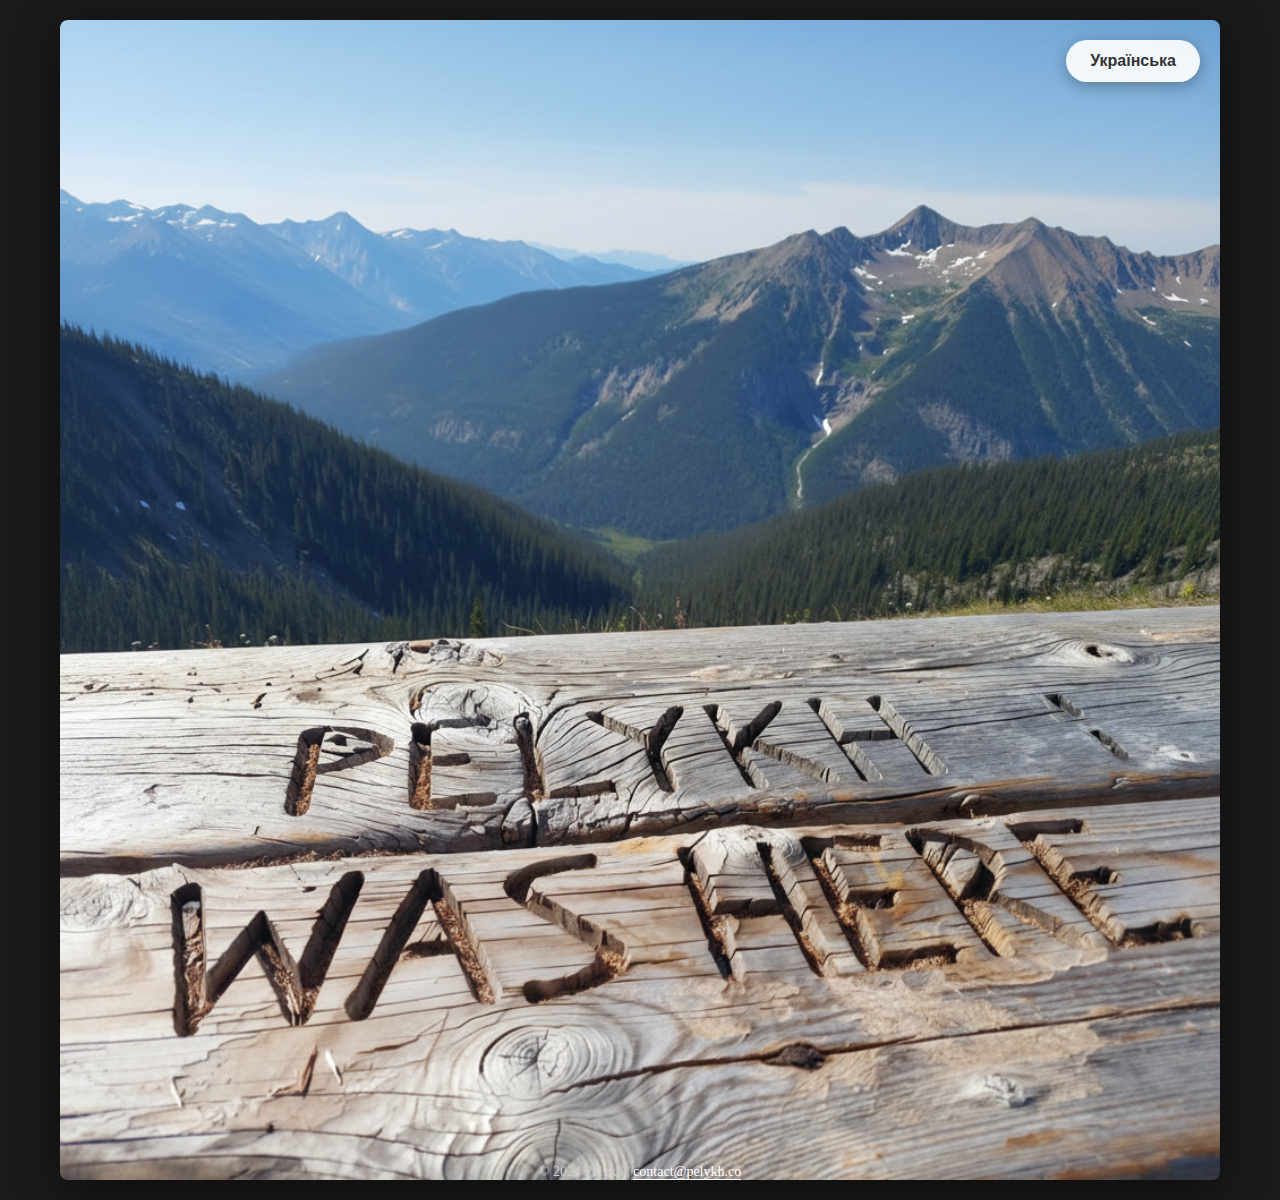
<file: index.html>
<!DOCTYPE html>
<html lang="en">
<head>
    <meta charset="UTF-8">
    <meta name="viewport" content="width=device-width, initial-scale=1.0">
    <title>Pelykh was here</title>
    <style>
        * {
            margin: 0;
            padding: 0;
            box-sizing: border-box;
        }

        body {
            font-family: 'Georgia', serif;
            background-color: #1a1a1a;
            overflow-x: hidden;
        }

        .container {
            width: 100%;
            min-height: 100vh;
            display: flex;
            flex-direction: column;
            justify-content: center;
            align-items: center;
            position: relative;
        }

        .image-container {
            width: 100%;
            max-width: 1200px;
            padding: 20px;
            position: relative;
        }

        .main-image {
            width: 100%;
            height: auto;
            border-radius: 8px;
            box-shadow: 0 10px 40px rgba(0, 0, 0, 0.5);
            display: block;
        }

        .language-toggle {
            position: absolute;
            top: 40px;
            right: 40px;
            background: rgba(255, 255, 255, 0.9);
            border: none;
            padding: 12px 24px;
            border-radius: 25px;
            cursor: pointer;
            font-size: 16px;
            font-weight: bold;
            color: #333;
            transition: all 0.3s ease;
            box-shadow: 0 4px 15px rgba(0, 0, 0, 0.3);
        }

        .language-toggle:hover {
            background: rgba(255, 255, 255, 1);
            transform: translateY(-2px);
            box-shadow: 0 6px 20px rgba(0, 0, 0, 0.4);
        }

        .language-toggle:active {
            transform: translateY(0);
        }

        .footer {
            position: absolute;
            bottom: 20px;
            text-align: center;
            color: #ccc;
            font-size: 14px;
            padding: 0 20px;
        }

        .footer a {
            color: #fff;
            text-decoration: none;
            border-bottom: 1px solid #fff;
            transition: color 0.3s ease;
        }

        .footer a:hover {
            color: #aaa;
        }

        /* Fade transition effect */
        .fade-out {
            opacity: 0;
            transition: opacity 0.3s ease;
        }

        .fade-in {
            opacity: 1;
            transition: opacity 0.3s ease;
        }

        /* Mobile responsive */
        @media (max-width: 768px) {
            .language-toggle {
                top: 20px;
                right: 20px;
                padding: 10px 20px;
                font-size: 14px;
            }

            .footer {
                font-size: 12px;
                bottom: 10px;
            }
        }
    </style>
</head>
<body>
    <div class="container">
        <div class="image-container">
            <img id="mainImage" src="pelykh-en.png" alt="Pelykh was here" class="main-image fade-in">
            <button id="langToggle" class="language-toggle">Українська</button>
        </div>
        
        <div class="footer">
            <p>© 2024 Pelykh | <a href="mailto:contact@pelykh.co">contact@pelykh.co</a></p>
        </div>
    </div>

    <script>
        const mainImage = document.getElementById('mainImage');
        const langToggle = document.getElementById('langToggle');
        
        let currentLang = 'en';
        
        const images = {
            en: 'pelykh-en.png',
            ua: 'pelykh-ua.png'
        };
        
        const buttonText = {
            en: 'Українська',
            ua: 'English'
        };

        langToggle.addEventListener('click', function() {
            // Fade out
            mainImage.classList.remove('fade-in');
            mainImage.classList.add('fade-out');
            
            // Wait for fade out, then switch image
            setTimeout(function() {
                if (currentLang === 'en') {
                    currentLang = 'ua';
                    mainImage.src = images.ua;
                    mainImage.alt = 'Тут був Пелих';
                } else {
                    currentLang = 'en';
                    mainImage.src = images.en;
                    mainImage.alt = 'Pelykh was here';
                }
                
                langToggle.textContent = buttonText[currentLang];
                
                // Fade in
                mainImage.classList.remove('fade-out');
                mainImage.classList.add('fade-in');
            }, 300);
        });
    </script>
</body>
</html>
</file>
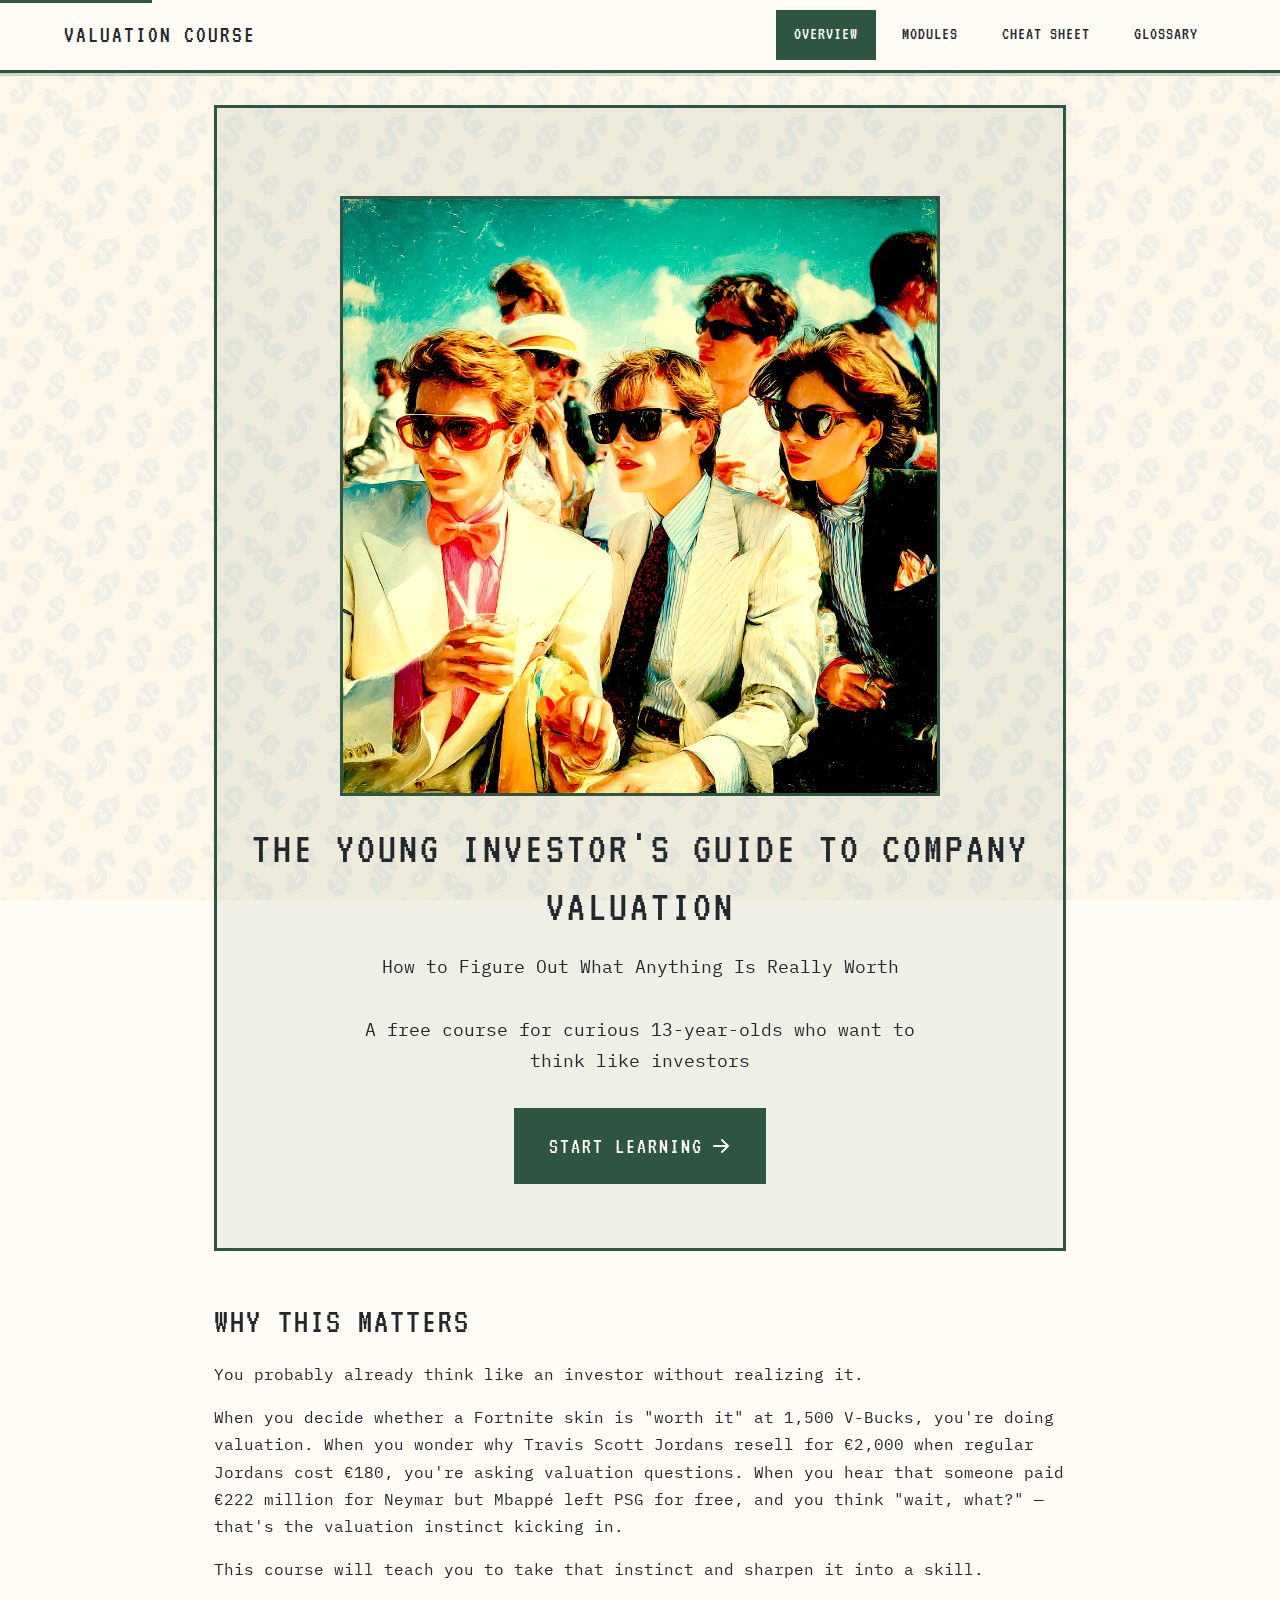
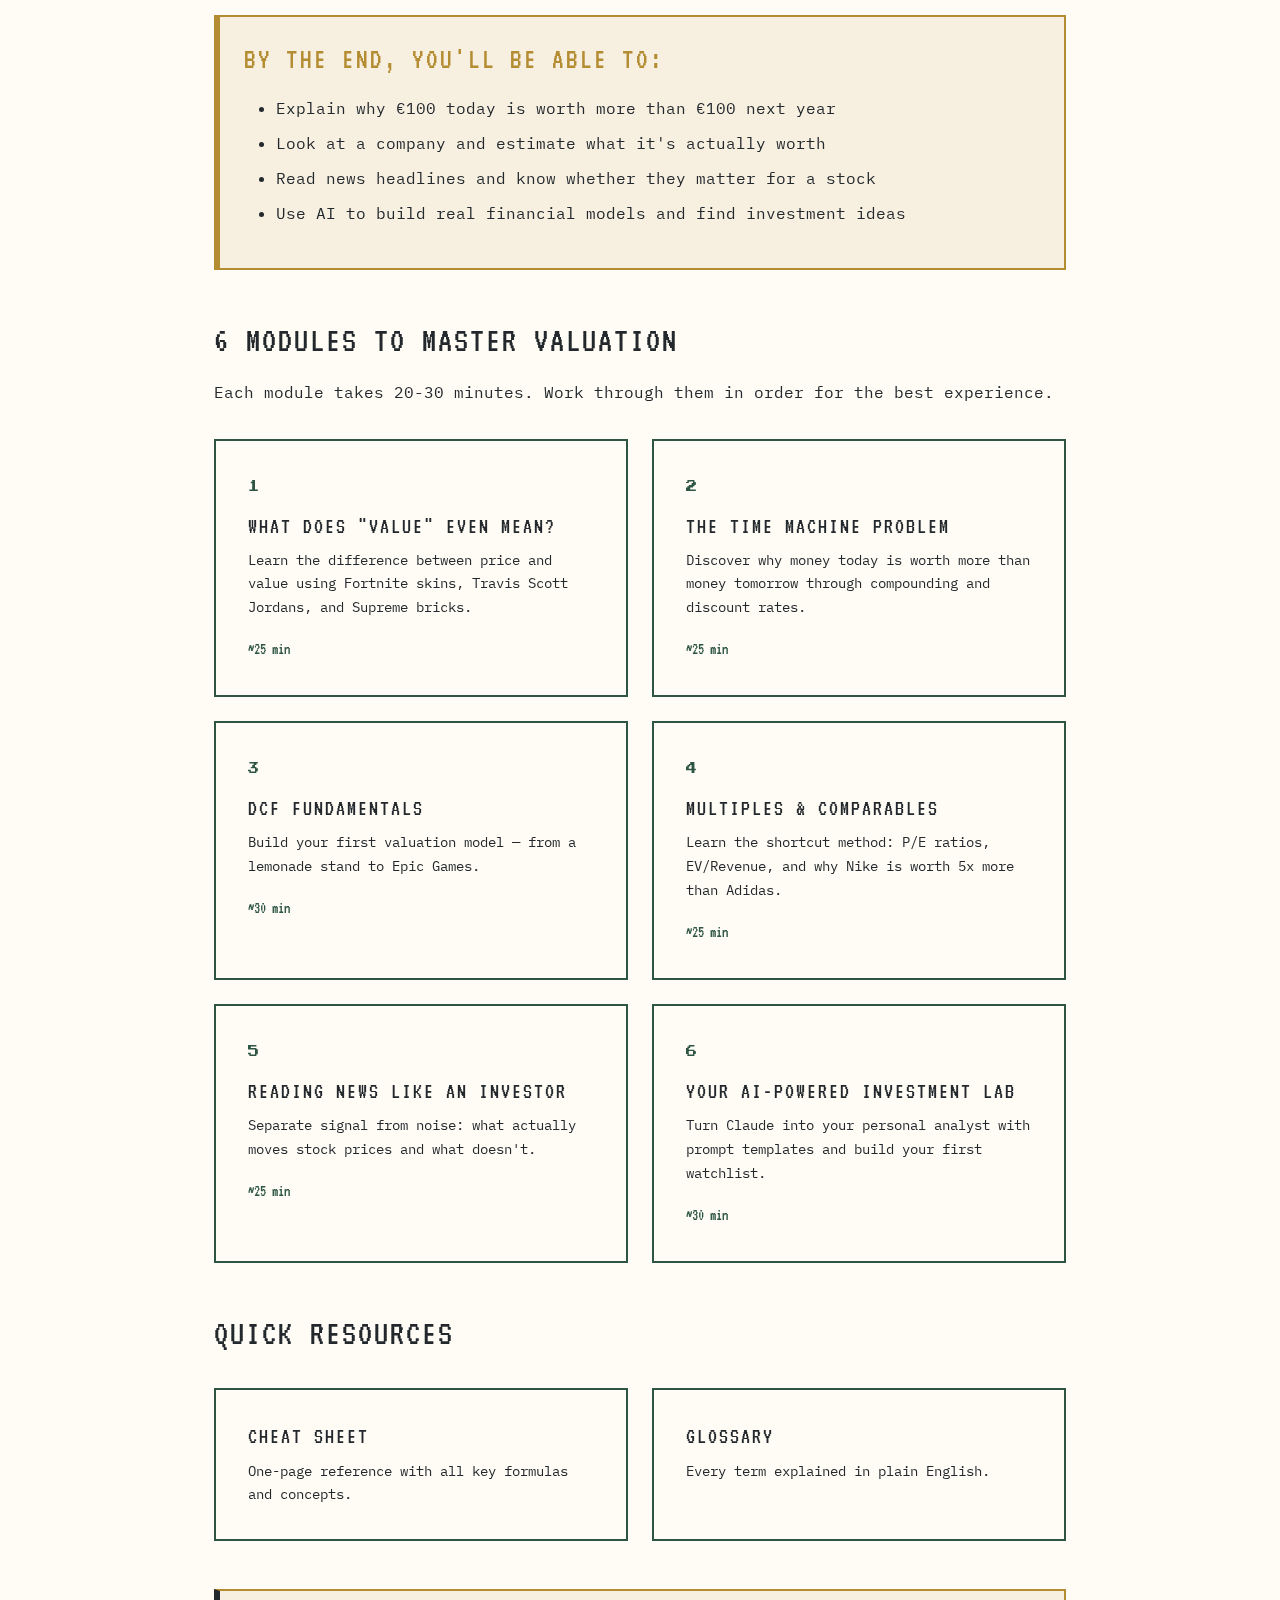
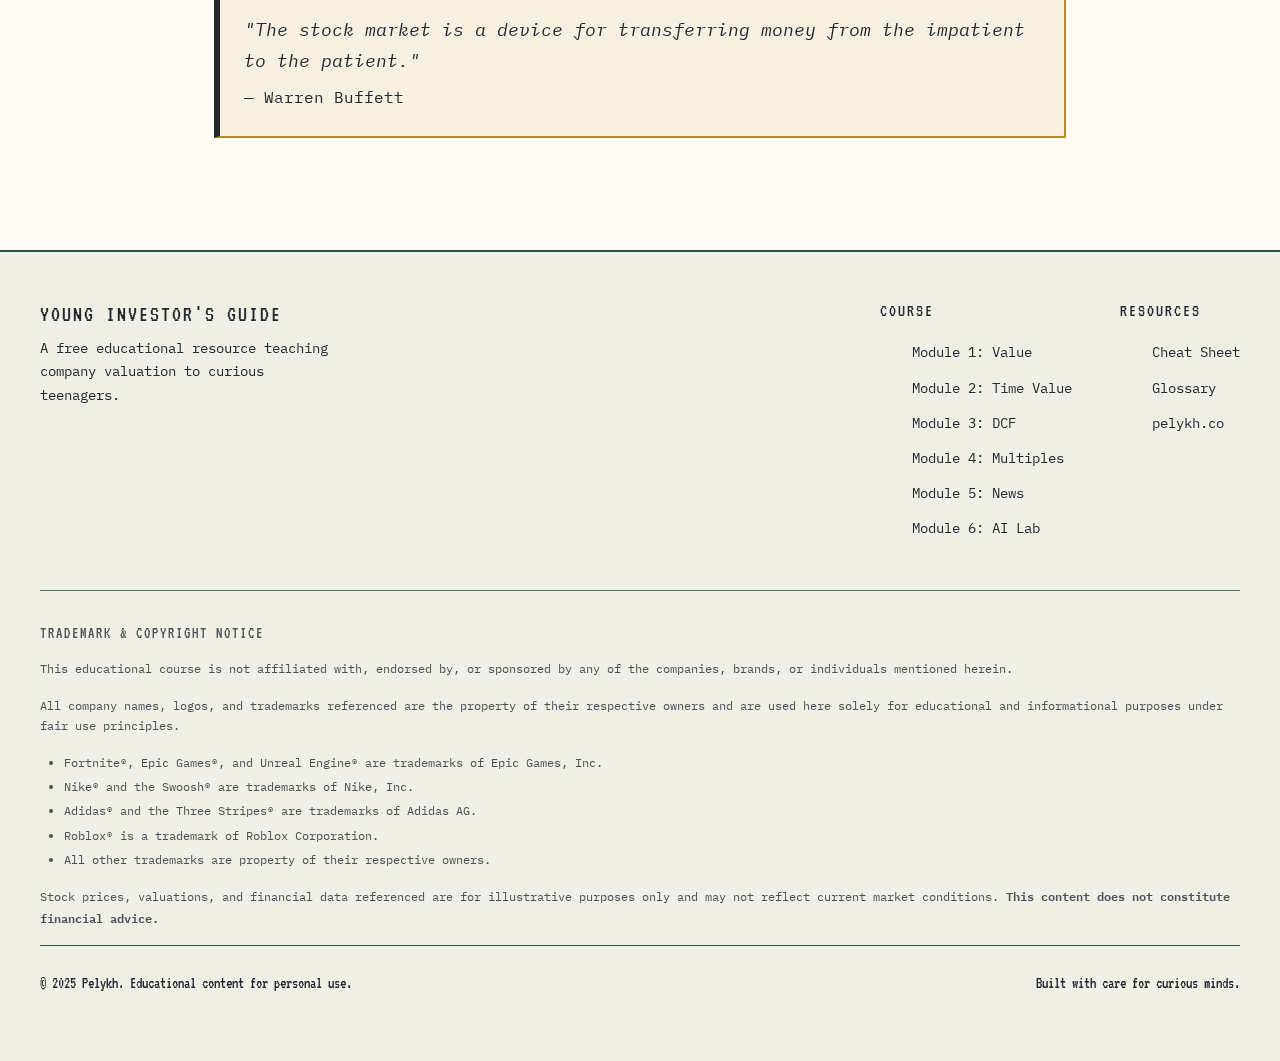
<file: valuation-course/index.html>
<!DOCTYPE html>
<html lang="en">
<head>
  <meta charset="UTF-8">
  <meta name="viewport" content="width=device-width, initial-scale=1.0">
  <title>Young Investor's Guide to Company Valuation | Free Course for Teens</title>
  <meta name="description" content="Learn company valuation fundamentals in 6 engaging modules. Perfect for curious 13-year-olds who want to understand how businesses are valued. Features DCF, multiples, and AI-powered analysis.">
  <meta name="keywords" content="company valuation course, teen investing, DCF for beginners, stock market education, financial literacy teens">

  <!-- Open Graph -->
  <meta property="og:title" content="Young Investor's Guide to Company Valuation">
  <meta property="og:description" content="Free 6-module course teaching teens how to value companies like an investor.">
  <meta property="og:type" content="website">
  <meta property="og:url" content="https://pelykh.co/valuation-course/">

  <!-- Twitter Card -->
  <meta name="twitter:card" content="summary_large_image">
  <meta name="twitter:title" content="Young Investor's Guide to Company Valuation">
  <meta name="twitter:description" content="Free 6-module course teaching teens how to value companies like an investor.">

  <!-- Fonts - 1980s Retro -->
  <link rel="preconnect" href="https://fonts.googleapis.com">
  <link rel="preconnect" href="https://fonts.gstatic.com" crossorigin>
  <link href="https://fonts.googleapis.com/css2?family=VT323&family=IBM+Plex+Mono:wght@400;600&family=Press+Start+2P&display=swap" rel="stylesheet">

  <!-- Styles -->
  <link rel="stylesheet" href="assets/css/style.css">

  <!-- Analytics (Plausible - privacy-friendly) -->
  <script defer data-domain="pelykh.co" src="https://plausible.io/js/script.js"></script>
</head>
<body>
  <a href="#main-content" class="skip-link">Skip to main content</a>

  <div class="page-wrapper">
    <!-- Header -->
    <header class="site-header">
      <nav class="nav-container">
        <a href="index.html" class="nav-logo">Valuation Course</a>

        <button class="nav-toggle" aria-label="Toggle navigation" aria-expanded="false">
          <svg viewBox="0 0 24 24" fill="none" stroke="currentColor" stroke-width="2">
            <path d="M4 6h16M4 12h16M4 18h16"/>
          </svg>
        </button>

        <div class="nav-links">
          <a href="index.html" class="nav-link active">Overview</a>
          <a href="module-1.html" class="nav-link">Modules</a>
          <a href="cheat-sheet.html" class="nav-link">Cheat Sheet</a>
          <a href="glossary.html" class="nav-link">Glossary</a>
          <button class="theme-toggle" aria-label="Toggle dark mode">
            <svg class="icon-moon" viewBox="0 0 20 20" fill="currentColor">
              <path d="M17.293 13.293A8 8 0 016.707 2.707a8.001 8.001 0 1010.586 10.586z"/>
            </svg>
            <svg class="icon-sun" viewBox="0 0 20 20" fill="currentColor">
              <path fill-rule="evenodd" d="M10 2a1 1 0 011 1v1a1 1 0 11-2 0V3a1 1 0 011-1zm4 8a4 4 0 11-8 0 4 4 0 018 0zm-.464 4.95l.707.707a1 1 0 001.414-1.414l-.707-.707a1 1 0 00-1.414 1.414zm2.12-10.607a1 1 0 010 1.414l-.706.707a1 1 0 11-1.414-1.414l.707-.707a1 1 0 011.414 0zM17 11a1 1 0 100-2h-1a1 1 0 100 2h1zm-7 4a1 1 0 011 1v1a1 1 0 11-2 0v-1a1 1 0 011-1zM5.05 6.464A1 1 0 106.465 5.05l-.708-.707a1 1 0 00-1.414 1.414l.707.707zm1.414 8.486l-.707.707a1 1 0 01-1.414-1.414l.707-.707a1 1 0 011.414 1.414zM4 11a1 1 0 100-2H3a1 1 0 000 2h1z" clip-rule="evenodd"/>
            </svg>
          </button>
        </div>
      </nav>
    </header>

    <!-- Progress Bar -->
    <div class="progress-bar-container">
      <div class="progress-bar"></div>
    </div>

    <!-- Main Content -->
    <main id="main-content">
      <div class="container">
        <!-- Hero Section -->
        <section class="hero">
          <img src="images/00-Intro top picture.png" alt="1980s Wall Street Style Illustration" class="module-image" style="margin-bottom: var(--space-lg);">
          <h1>The Young Investor's Guide to Company Valuation</h1>
          <p>How to Figure Out What Anything Is Really Worth</p>
          <p class="text-small">A free course for curious 13-year-olds who want to think like investors</p>
          <a href="module-1.html" class="hero-cta">
            Start Learning
            <svg viewBox="0 0 20 20" fill="currentColor" width="20" height="20">
              <path fill-rule="evenodd" d="M10.293 3.293a1 1 0 011.414 0l6 6a1 1 0 010 1.414l-6 6a1 1 0 01-1.414-1.414L14.586 11H3a1 1 0 110-2h11.586l-4.293-4.293a1 1 0 010-1.414z" clip-rule="evenodd"/>
            </svg>
          </a>
        </section>

        <!-- Why This Matters -->
        <section>
          <h2>Why This Matters</h2>
          <p>You probably already think like an investor without realizing it.</p>
          <p>When you decide whether a Fortnite skin is "worth it" at 1,500 V-Bucks, you're doing valuation. When you wonder why Travis Scott Jordans resell for &euro;2,000 when regular Jordans cost &euro;180, you're asking valuation questions. When you hear that someone paid &euro;222 million for Neymar but Mbapp&eacute; left PSG for free, and you think "wait, what?" &mdash; that's the valuation instinct kicking in.</p>
          <p>This course will teach you to take that instinct and sharpen it into a skill.</p>

          <div class="big-idea">
            <h3>By the end, you'll be able to:</h3>
            <ul>
              <li>Explain why &euro;100 today is worth more than &euro;100 next year</li>
              <li>Look at a company and estimate what it's actually worth</li>
              <li>Read news headlines and know whether they matter for a stock</li>
              <li>Use AI to build real financial models and find investment ideas</li>
            </ul>
          </div>
        </section>

        <!-- Module Cards -->
        <section>
          <h2>6 Modules to Master Valuation</h2>
          <p>Each module takes 20-30 minutes. Work through them in order for the best experience.</p>

          <div class="modules-grid">
            <!-- Module 1 -->
            <a href="module-1.html" class="module-card" data-module="1">
              <span class="module-number">1</span>
              <h3>What Does "Value" Even Mean?</h3>
              <p>Learn the difference between price and value using Fortnite skins, Travis Scott Jordans, and Supreme bricks.</p>
              <div class="module-status">
                <svg class="check-icon" viewBox="0 0 20 20" fill="currentColor" style="display:none;">
                  <path fill-rule="evenodd" d="M16.707 5.293a1 1 0 010 1.414l-8 8a1 1 0 01-1.414 0l-4-4a1 1 0 011.414-1.414L8 12.586l7.293-7.293a1 1 0 011.414 0z" clip-rule="evenodd"/>
                </svg>
                <span>~25 min</span>
              </div>
            </a>

            <!-- Module 2 -->
            <a href="module-2.html" class="module-card" data-module="2">
              <span class="module-number">2</span>
              <h3>The Time Machine Problem</h3>
              <p>Discover why money today is worth more than money tomorrow through compounding and discount rates.</p>
              <div class="module-status">
                <svg class="check-icon" viewBox="0 0 20 20" fill="currentColor" style="display:none;">
                  <path fill-rule="evenodd" d="M16.707 5.293a1 1 0 010 1.414l-8 8a1 1 0 01-1.414 0l-4-4a1 1 0 011.414-1.414L8 12.586l7.293-7.293a1 1 0 011.414 0z" clip-rule="evenodd"/>
                </svg>
                <span>~25 min</span>
              </div>
            </a>

            <!-- Module 3 -->
            <a href="module-3.html" class="module-card" data-module="3">
              <span class="module-number">3</span>
              <h3>DCF Fundamentals</h3>
              <p>Build your first valuation model &mdash; from a lemonade stand to Epic Games.</p>
              <div class="module-status">
                <svg class="check-icon" viewBox="0 0 20 20" fill="currentColor" style="display:none;">
                  <path fill-rule="evenodd" d="M16.707 5.293a1 1 0 010 1.414l-8 8a1 1 0 01-1.414 0l-4-4a1 1 0 011.414-1.414L8 12.586l7.293-7.293a1 1 0 011.414 0z" clip-rule="evenodd"/>
                </svg>
                <span>~30 min</span>
              </div>
            </a>

            <!-- Module 4 -->
            <a href="module-4.html" class="module-card" data-module="4">
              <span class="module-number">4</span>
              <h3>Multiples & Comparables</h3>
              <p>Learn the shortcut method: P/E ratios, EV/Revenue, and why Nike is worth 5x more than Adidas.</p>
              <div class="module-status">
                <svg class="check-icon" viewBox="0 0 20 20" fill="currentColor" style="display:none;">
                  <path fill-rule="evenodd" d="M16.707 5.293a1 1 0 010 1.414l-8 8a1 1 0 01-1.414 0l-4-4a1 1 0 011.414-1.414L8 12.586l7.293-7.293a1 1 0 011.414 0z" clip-rule="evenodd"/>
                </svg>
                <span>~25 min</span>
              </div>
            </a>

            <!-- Module 5 -->
            <a href="module-5.html" class="module-card" data-module="5">
              <span class="module-number">5</span>
              <h3>Reading News Like an Investor</h3>
              <p>Separate signal from noise: what actually moves stock prices and what doesn't.</p>
              <div class="module-status">
                <svg class="check-icon" viewBox="0 0 20 20" fill="currentColor" style="display:none;">
                  <path fill-rule="evenodd" d="M16.707 5.293a1 1 0 010 1.414l-8 8a1 1 0 01-1.414 0l-4-4a1 1 0 011.414-1.414L8 12.586l7.293-7.293a1 1 0 011.414 0z" clip-rule="evenodd"/>
                </svg>
                <span>~25 min</span>
              </div>
            </a>

            <!-- Module 6 -->
            <a href="module-6.html" class="module-card" data-module="6">
              <span class="module-number">6</span>
              <h3>Your AI-Powered Investment Lab</h3>
              <p>Turn Claude into your personal analyst with prompt templates and build your first watchlist.</p>
              <div class="module-status">
                <svg class="check-icon" viewBox="0 0 20 20" fill="currentColor" style="display:none;">
                  <path fill-rule="evenodd" d="M16.707 5.293a1 1 0 010 1.414l-8 8a1 1 0 01-1.414 0l-4-4a1 1 0 011.414-1.414L8 12.586l7.293-7.293a1 1 0 011.414 0z" clip-rule="evenodd"/>
                </svg>
                <span>~30 min</span>
              </div>
            </a>
          </div>
        </section>

        <!-- Resources -->
        <section>
          <h2>Quick Resources</h2>
          <div class="modules-grid">
            <a href="cheat-sheet.html" class="module-card">
              <h3>Cheat Sheet</h3>
              <p>One-page reference with all key formulas and concepts.</p>
            </a>
            <a href="glossary.html" class="module-card">
              <h3>Glossary</h3>
              <p>Every term explained in plain English.</p>
            </a>
          </div>
        </section>

        <!-- Quote -->
        <section>
          <blockquote class="big-idea" style="border-left-color: var(--color-primary);">
            <p style="font-style: italic; font-size: 1.125rem; margin-bottom: 0.5rem;">"The stock market is a device for transferring money from the impatient to the patient."</p>
            <footer style="color: var(--color-text-muted);">&mdash; Warren Buffett</footer>
          </blockquote>
        </section>
      </div>
    </main>

    <!-- Footer -->
    <footer class="site-footer">
      <div class="footer-content">
        <div class="footer-top">
          <div class="footer-brand">
            <h4>Young Investor's Guide</h4>
            <p>A free educational resource teaching company valuation to curious teenagers.</p>
          </div>
          <div class="footer-links">
            <div class="footer-links-column">
              <h5>Course</h5>
              <ul>
                <li><a href="module-1.html">Module 1: Value</a></li>
                <li><a href="module-2.html">Module 2: Time Value</a></li>
                <li><a href="module-3.html">Module 3: DCF</a></li>
                <li><a href="module-4.html">Module 4: Multiples</a></li>
                <li><a href="module-5.html">Module 5: News</a></li>
                <li><a href="module-6.html">Module 6: AI Lab</a></li>
              </ul>
            </div>
            <div class="footer-links-column">
              <h5>Resources</h5>
              <ul>
                <li><a href="cheat-sheet.html">Cheat Sheet</a></li>
                <li><a href="glossary.html">Glossary</a></li>
                <li><a href="https://pelykh.co">pelykh.co</a></li>
              </ul>
            </div>
          </div>
        </div>

        <div class="legal-disclaimer">
          <h5>Trademark & Copyright Notice</h5>
          <p>This educational course is not affiliated with, endorsed by, or sponsored by any of the companies, brands, or individuals mentioned herein.</p>
          <p>All company names, logos, and trademarks referenced are the property of their respective owners and are used here solely for educational and informational purposes under fair use principles.</p>
          <ul>
            <li>Fortnite&reg;, Epic Games&reg;, and Unreal Engine&reg; are trademarks of Epic Games, Inc.</li>
            <li>Nike&reg; and the Swoosh&reg; are trademarks of Nike, Inc.</li>
            <li>Adidas&reg; and the Three Stripes&reg; are trademarks of Adidas AG.</li>
            <li>Roblox&reg; is a trademark of Roblox Corporation.</li>
            <li>All other trademarks are property of their respective owners.</li>
          </ul>
          <p>Stock prices, valuations, and financial data referenced are for illustrative purposes only and may not reflect current market conditions. <strong>This content does not constitute financial advice.</strong></p>
        </div>

        <div class="footer-bottom">
          <p>&copy; 2025 Pelykh. Educational content for personal use.</p>
          <p>Built with care for curious minds.</p>
        </div>
      </div>
    </footer>
  </div>

  <script src="assets/js/main.js"></script>
</body>
</html>
</file>
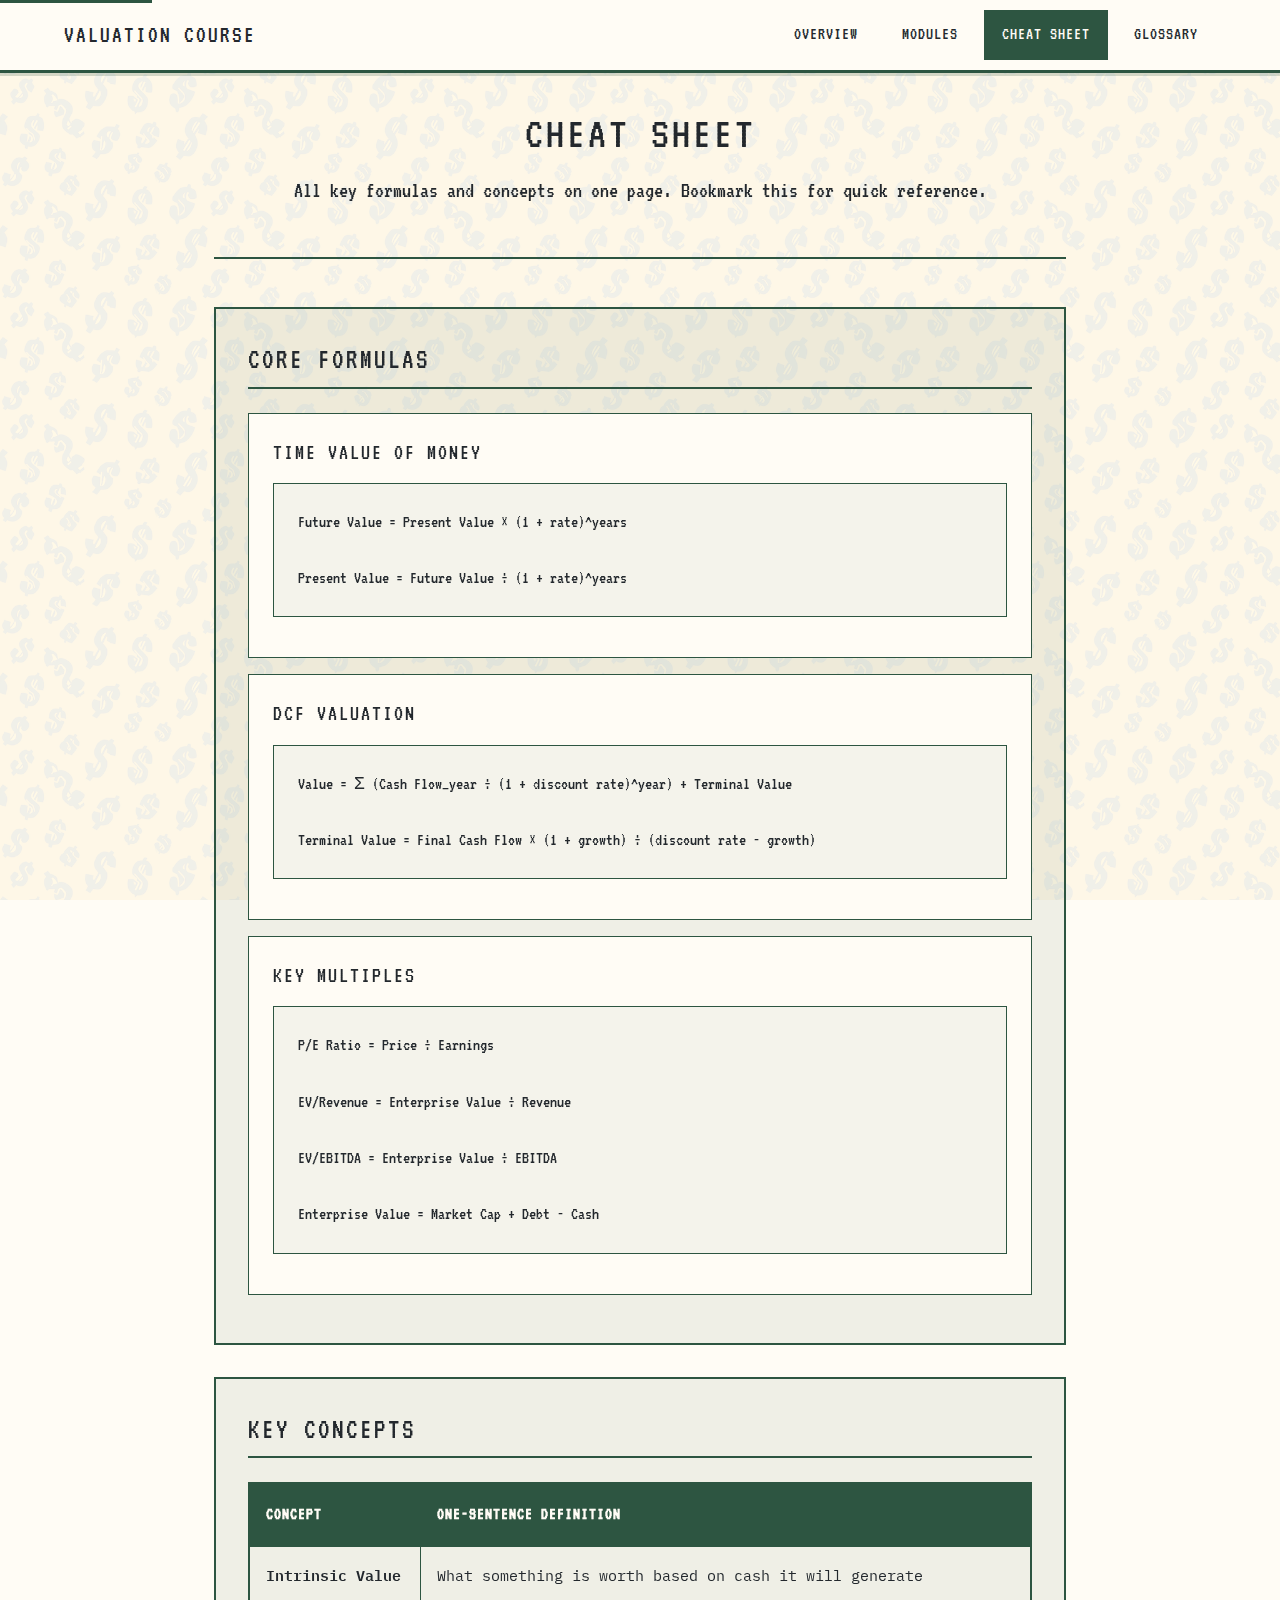
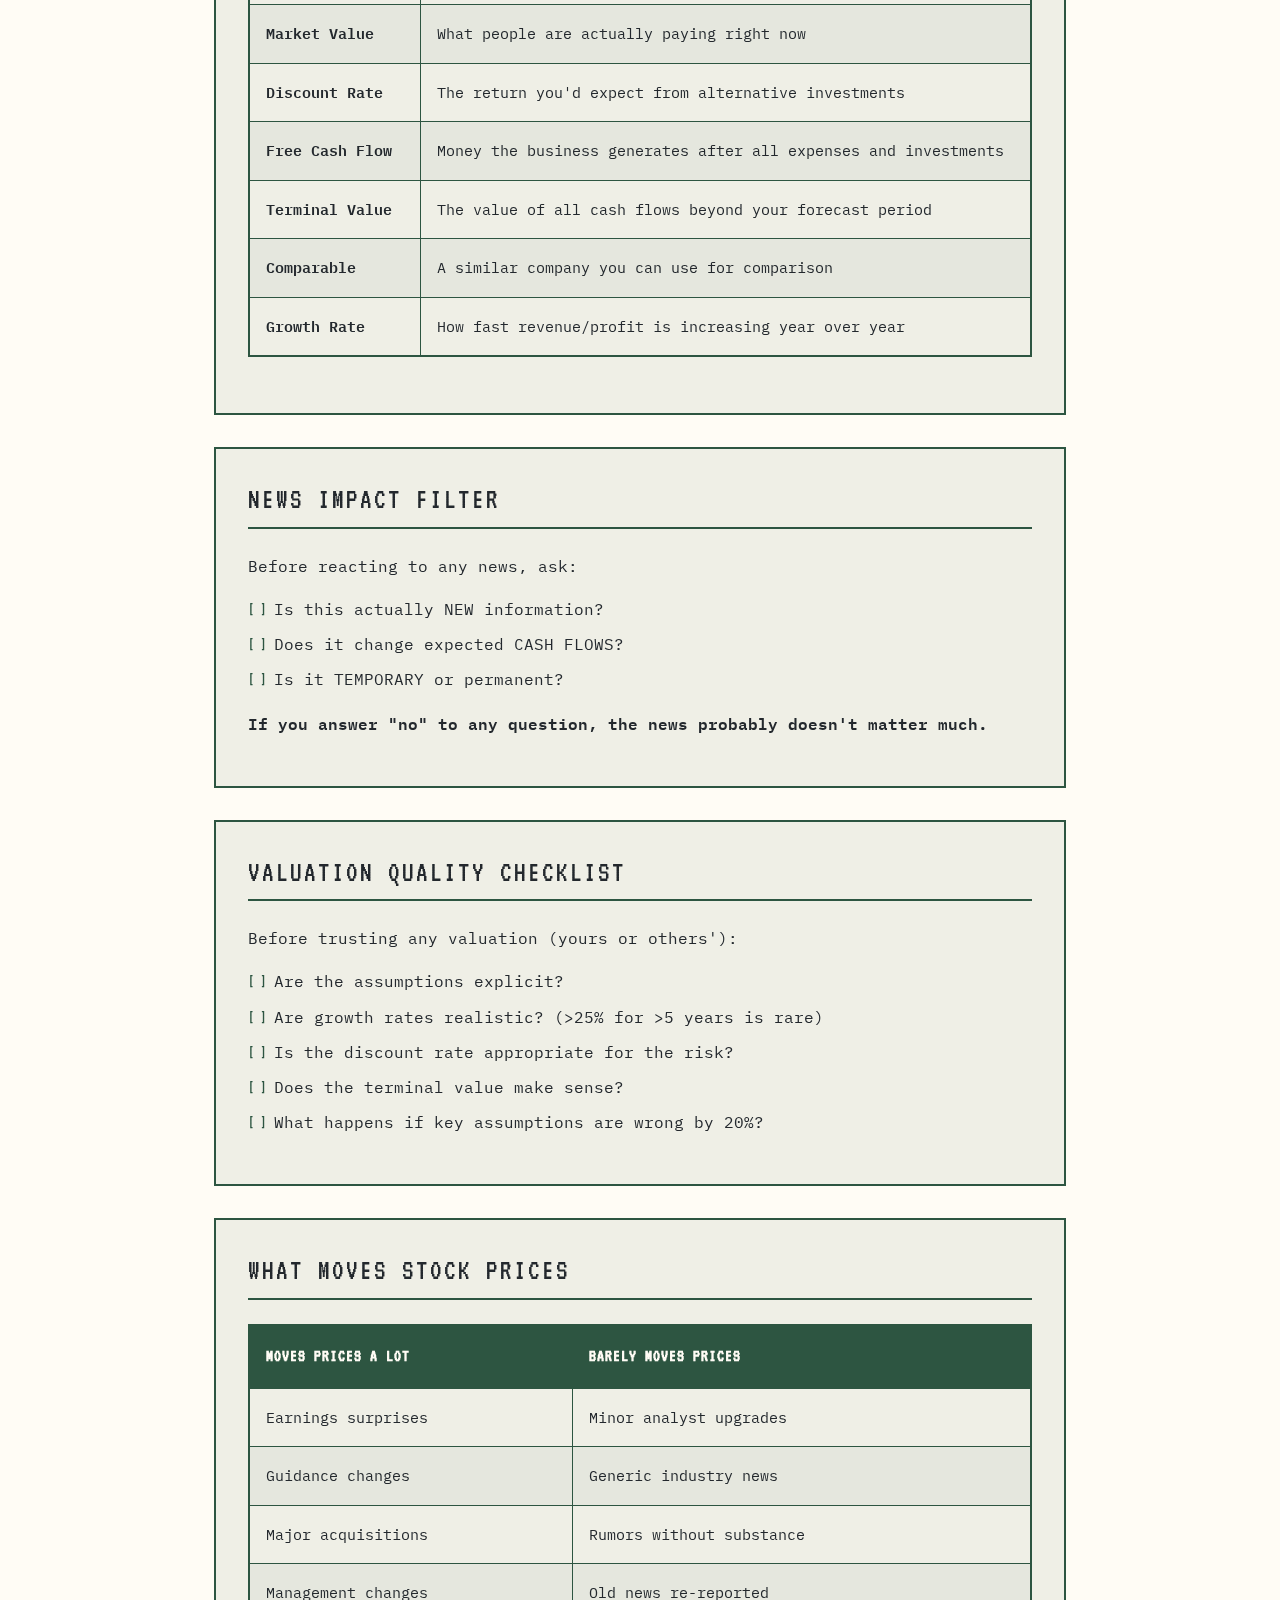
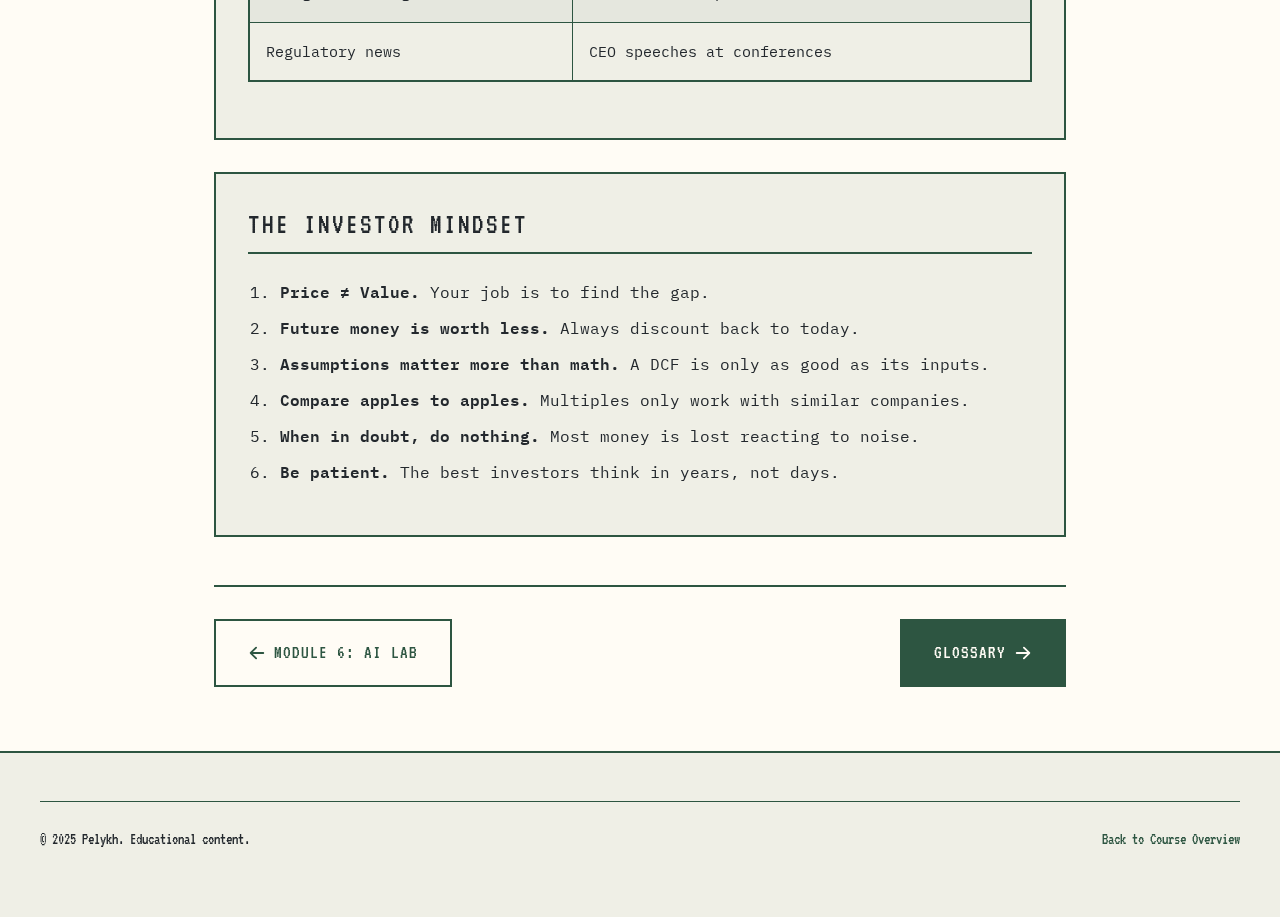
<file: valuation-course/cheat-sheet.html>
<!DOCTYPE html>
<html lang="en">
<head>
  <meta charset="UTF-8">
  <meta name="viewport" content="width=device-width, initial-scale=1.0">
  <title>Cheat Sheet | Valuation Course</title>
  <meta name="description" content="One-page reference with all key formulas and concepts from the Young Investor's Valuation Course.">

  <link rel="preconnect" href="https://fonts.googleapis.com">
  <link rel="preconnect" href="https://fonts.gstatic.com" crossorigin>
  <link href="https://fonts.googleapis.com/css2?family=VT323&family=IBM+Plex+Mono:wght@400;600&family=Press+Start+2P&display=swap" rel="stylesheet">
  <link rel="stylesheet" href="assets/css/style.css">
  <script defer data-domain="pelykh.co" src="https://plausible.io/js/script.js"></script>
</head>
<body>
  <a href="#main-content" class="skip-link">Skip to main content</a>

  <div class="page-wrapper">
    <header class="site-header">
      <nav class="nav-container">
        <a href="index.html" class="nav-logo">Valuation Course</a>
        <button class="nav-toggle" aria-label="Toggle navigation" aria-expanded="false">
          <svg viewBox="0 0 24 24" fill="none" stroke="currentColor" stroke-width="2"><path d="M4 6h16M4 12h16M4 18h16"/></svg>
        </button>
        <div class="nav-links">
          <a href="index.html" class="nav-link">Overview</a>
          <a href="module-1.html" class="nav-link">Modules</a>
          <a href="cheat-sheet.html" class="nav-link active">Cheat Sheet</a>
          <a href="glossary.html" class="nav-link">Glossary</a>
          <button class="theme-toggle" aria-label="Toggle dark mode">
            <svg class="icon-moon" viewBox="0 0 20 20" fill="currentColor"><path d="M17.293 13.293A8 8 0 016.707 2.707a8.001 8.001 0 1010.586 10.586z"/></svg>
            <svg class="icon-sun" viewBox="0 0 20 20" fill="currentColor"><path fill-rule="evenodd" d="M10 2a1 1 0 011 1v1a1 1 0 11-2 0V3a1 1 0 011-1zm4 8a4 4 0 11-8 0 4 4 0 018 0zm-.464 4.95l.707.707a1 1 0 001.414-1.414l-.707-.707a1 1 0 00-1.414 1.414zm2.12-10.607a1 1 0 010 1.414l-.706.707a1 1 0 11-1.414-1.414l.707-.707a1 1 0 011.414 0zM17 11a1 1 0 100-2h-1a1 1 0 100 2h1zm-7 4a1 1 0 011 1v1a1 1 0 11-2 0v-1a1 1 0 011-1zM5.05 6.464A1 1 0 106.465 5.05l-.708-.707a1 1 0 00-1.414 1.414l.707.707zm1.414 8.486l-.707.707a1 1 0 01-1.414-1.414l.707-.707a1 1 0 011.414 1.414zM4 11a1 1 0 100-2H3a1 1 0 000 2h1z" clip-rule="evenodd"/></svg>
          </button>
        </div>
      </nav>
    </header>

    <div class="progress-bar-container"><div class="progress-bar"></div></div>

    <main id="main-content">
      <div class="container">
        <header class="module-header">
          <h1>Cheat Sheet</h1>
          <p class="module-intro">All key formulas and concepts on one page. Bookmark this for quick reference.</p>
        </header>

        <!-- Core Formulas -->
        <section class="cheat-sheet-section">
          <h3>Core Formulas</h3>

          <div class="formula-card">
            <h4>Time Value of Money</h4>
            <pre><code>Future Value = Present Value &times; (1 + rate)^years

Present Value = Future Value &divide; (1 + rate)^years</code></pre>
          </div>

          <div class="formula-card">
            <h4>DCF Valuation</h4>
            <pre><code>Value = &Sigma; (Cash Flow_year &divide; (1 + discount rate)^year) + Terminal Value

Terminal Value = Final Cash Flow &times; (1 + growth) &divide; (discount rate - growth)</code></pre>
          </div>

          <div class="formula-card">
            <h4>Key Multiples</h4>
            <pre><code>P/E Ratio = Price &divide; Earnings

EV/Revenue = Enterprise Value &divide; Revenue

EV/EBITDA = Enterprise Value &divide; EBITDA

Enterprise Value = Market Cap + Debt - Cash</code></pre>
          </div>
        </section>

        <!-- Key Concepts -->
        <section class="cheat-sheet-section">
          <h3>Key Concepts</h3>
          <div class="table-wrapper">
            <table>
              <thead><tr><th>Concept</th><th>One-Sentence Definition</th></tr></thead>
              <tbody>
                <tr><td><strong>Intrinsic Value</strong></td><td>What something is worth based on cash it will generate</td></tr>
                <tr><td><strong>Market Value</strong></td><td>What people are actually paying right now</td></tr>
                <tr><td><strong>Discount Rate</strong></td><td>The return you'd expect from alternative investments</td></tr>
                <tr><td><strong>Free Cash Flow</strong></td><td>Money the business generates after all expenses and investments</td></tr>
                <tr><td><strong>Terminal Value</strong></td><td>The value of all cash flows beyond your forecast period</td></tr>
                <tr><td><strong>Comparable</strong></td><td>A similar company you can use for comparison</td></tr>
                <tr><td><strong>Growth Rate</strong></td><td>How fast revenue/profit is increasing year over year</td></tr>
              </tbody>
            </table>
          </div>
        </section>

        <!-- News Impact Filter -->
        <section class="cheat-sheet-section">
          <h3>News Impact Filter</h3>
          <p>Before reacting to any news, ask:</p>
          <ul class="checklist">
            <li>Is this actually NEW information?</li>
            <li>Does it change expected CASH FLOWS?</li>
            <li>Is it TEMPORARY or permanent?</li>
          </ul>
          <p><strong>If you answer "no" to any question, the news probably doesn't matter much.</strong></p>
        </section>

        <!-- Valuation Quality Checklist -->
        <section class="cheat-sheet-section">
          <h3>Valuation Quality Checklist</h3>
          <p>Before trusting any valuation (yours or others'):</p>
          <ul class="checklist">
            <li>Are the assumptions explicit?</li>
            <li>Are growth rates realistic? (&gt;25% for &gt;5 years is rare)</li>
            <li>Is the discount rate appropriate for the risk?</li>
            <li>Does the terminal value make sense?</li>
            <li>What happens if key assumptions are wrong by 20%?</li>
          </ul>
        </section>

        <!-- Quick Reference: What Moves Prices -->
        <section class="cheat-sheet-section">
          <h3>What Moves Stock Prices</h3>
          <div class="table-wrapper">
            <table>
              <thead><tr><th>Moves Prices A LOT</th><th>Barely Moves Prices</th></tr></thead>
              <tbody>
                <tr><td>Earnings surprises</td><td>Minor analyst upgrades</td></tr>
                <tr><td>Guidance changes</td><td>Generic industry news</td></tr>
                <tr><td>Major acquisitions</td><td>Rumors without substance</td></tr>
                <tr><td>Management changes</td><td>Old news re-reported</td></tr>
                <tr><td>Regulatory news</td><td>CEO speeches at conferences</td></tr>
              </tbody>
            </table>
          </div>
        </section>

        <!-- The Investor Mindset -->
        <section class="cheat-sheet-section">
          <h3>The Investor Mindset</h3>
          <ol>
            <li><strong>Price &ne; Value.</strong> Your job is to find the gap.</li>
            <li><strong>Future money is worth less.</strong> Always discount back to today.</li>
            <li><strong>Assumptions matter more than math.</strong> A DCF is only as good as its inputs.</li>
            <li><strong>Compare apples to apples.</strong> Multiples only work with similar companies.</li>
            <li><strong>When in doubt, do nothing.</strong> Most money is lost reacting to noise.</li>
            <li><strong>Be patient.</strong> The best investors think in years, not days.</li>
          </ol>
        </section>

        <!-- Navigation -->
        <nav class="module-nav" style="margin-top: var(--space-2xl);">
          <a href="module-6.html" class="nav-btn nav-btn-prev">
            <svg viewBox="0 0 20 20" fill="currentColor"><path fill-rule="evenodd" d="M9.707 16.707a1 1 0 01-1.414 0l-6-6a1 1 0 010-1.414l6-6a1 1 0 011.414 1.414L5.414 9H17a1 1 0 110 2H5.414l4.293 4.293a1 1 0 010 1.414z" clip-rule="evenodd"/></svg>
            Module 6: AI Lab
          </a>
          <a href="glossary.html" class="nav-btn nav-btn-next">
            Glossary
            <svg viewBox="0 0 20 20" fill="currentColor"><path fill-rule="evenodd" d="M10.293 3.293a1 1 0 011.414 0l6 6a1 1 0 010 1.414l-6 6a1 1 0 01-1.414-1.414L14.586 11H3a1 1 0 110-2h11.586l-4.293-4.293a1 1 0 010-1.414z" clip-rule="evenodd"/></svg>
          </a>
        </nav>
      </div>
    </main>

    <footer class="site-footer">
      <div class="footer-content">
        <div class="footer-bottom">
          <p>&copy; 2025 Pelykh. Educational content.</p>
          <p><a href="index.html">Back to Course Overview</a></p>
        </div>
      </div>
    </footer>
  </div>

  <script src="assets/js/main.js"></script>
</body>
</html>
</file>
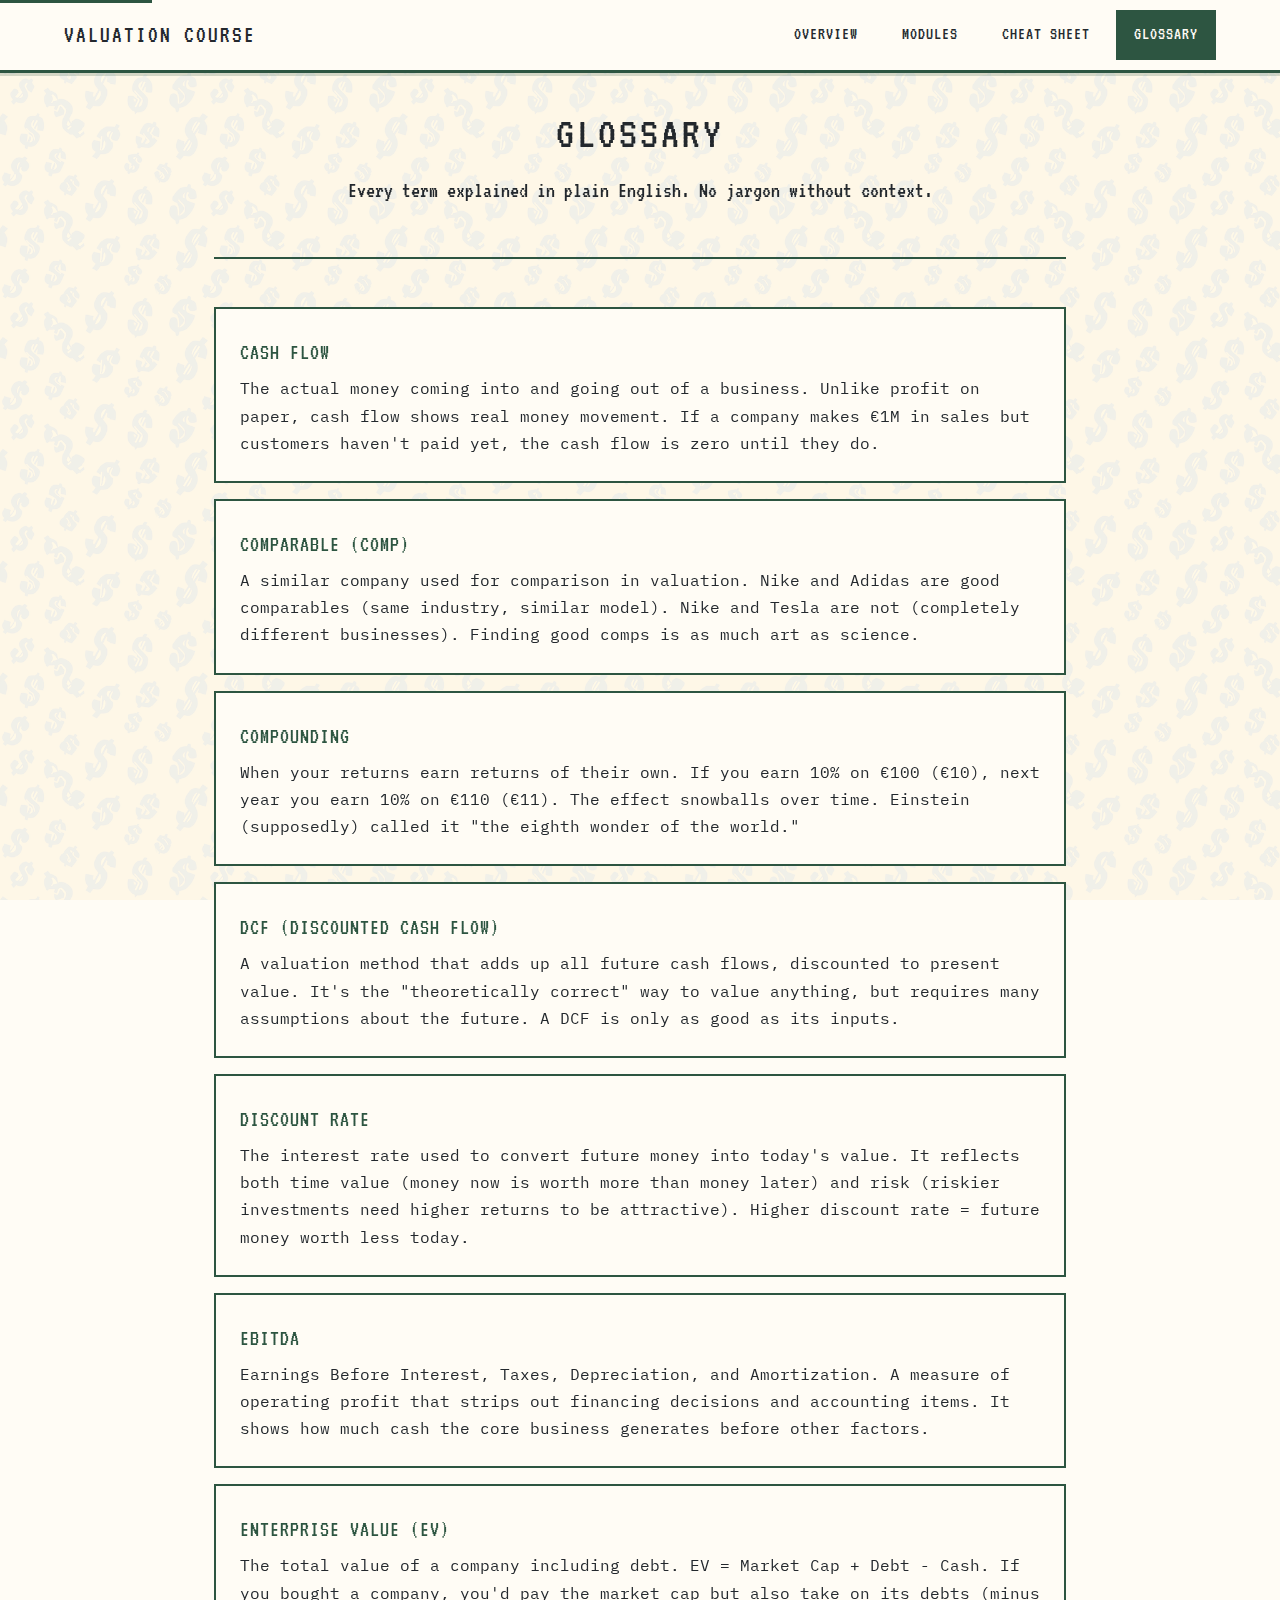
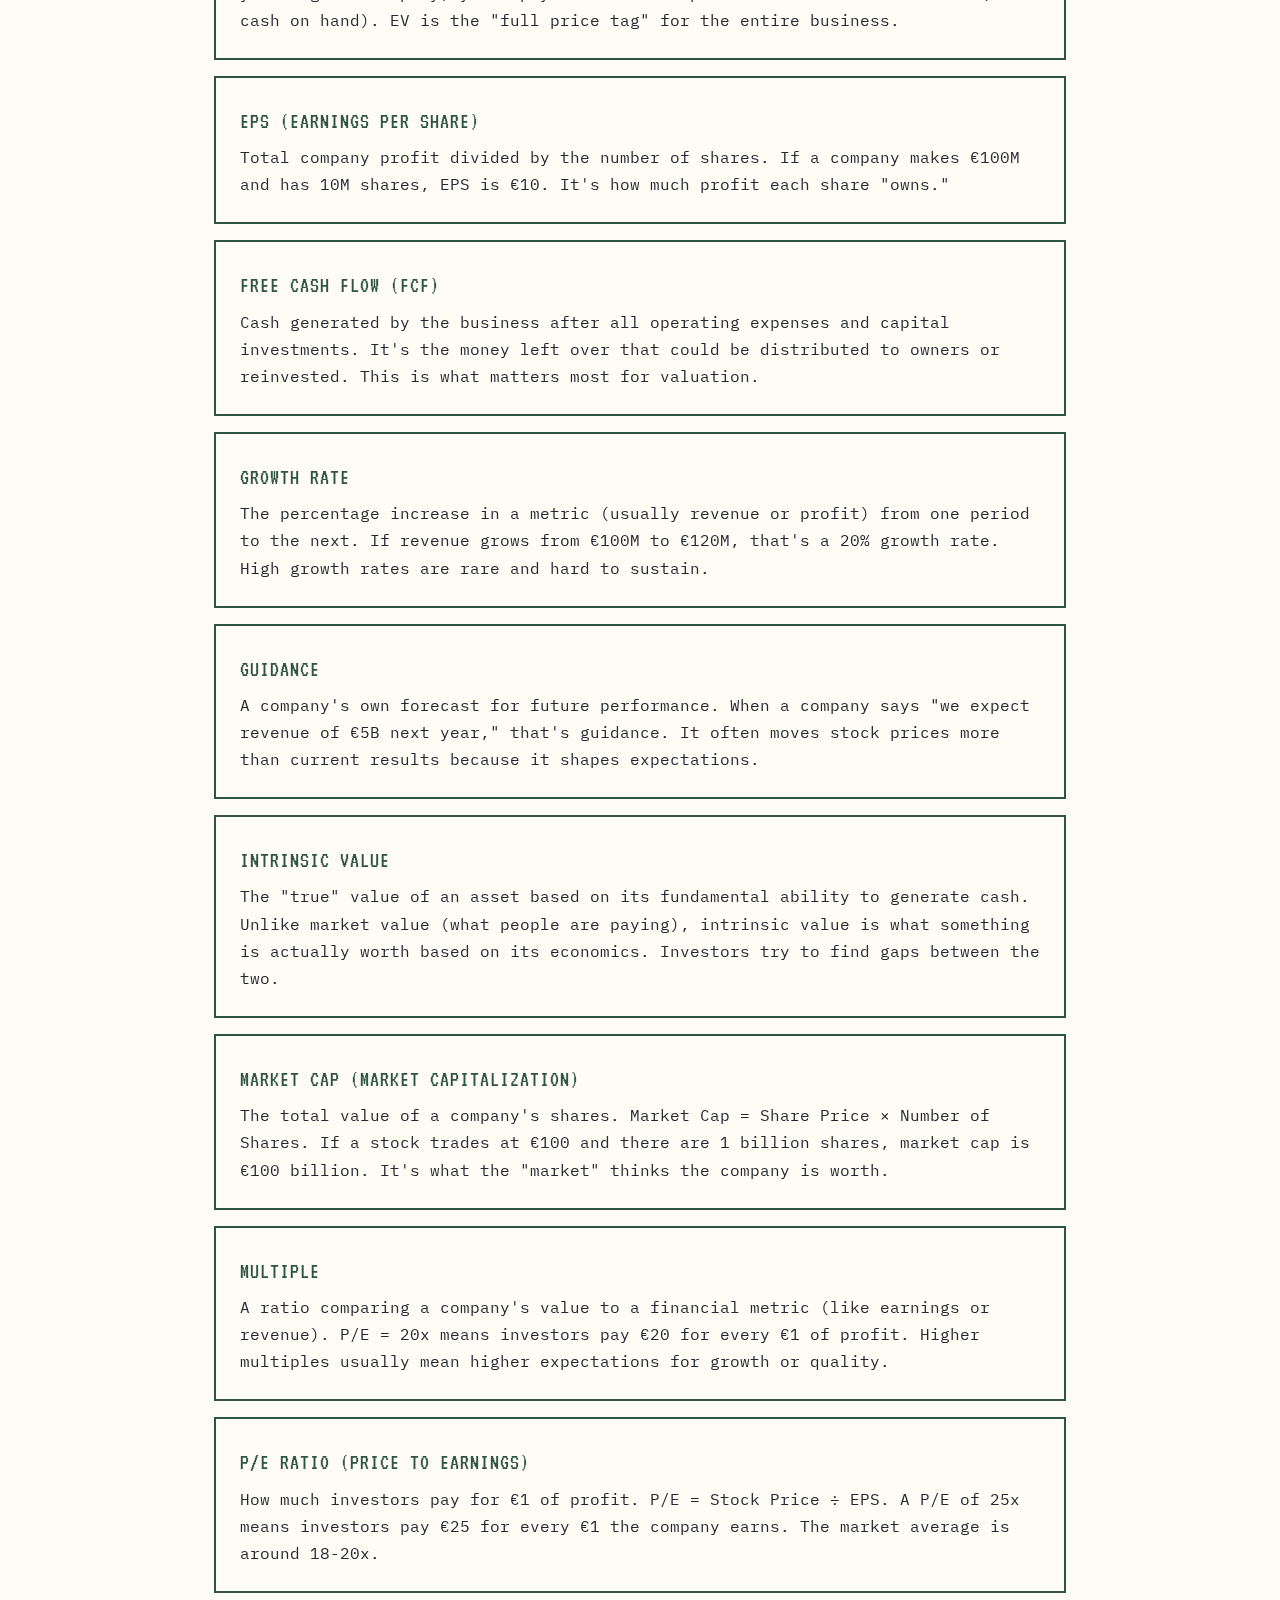
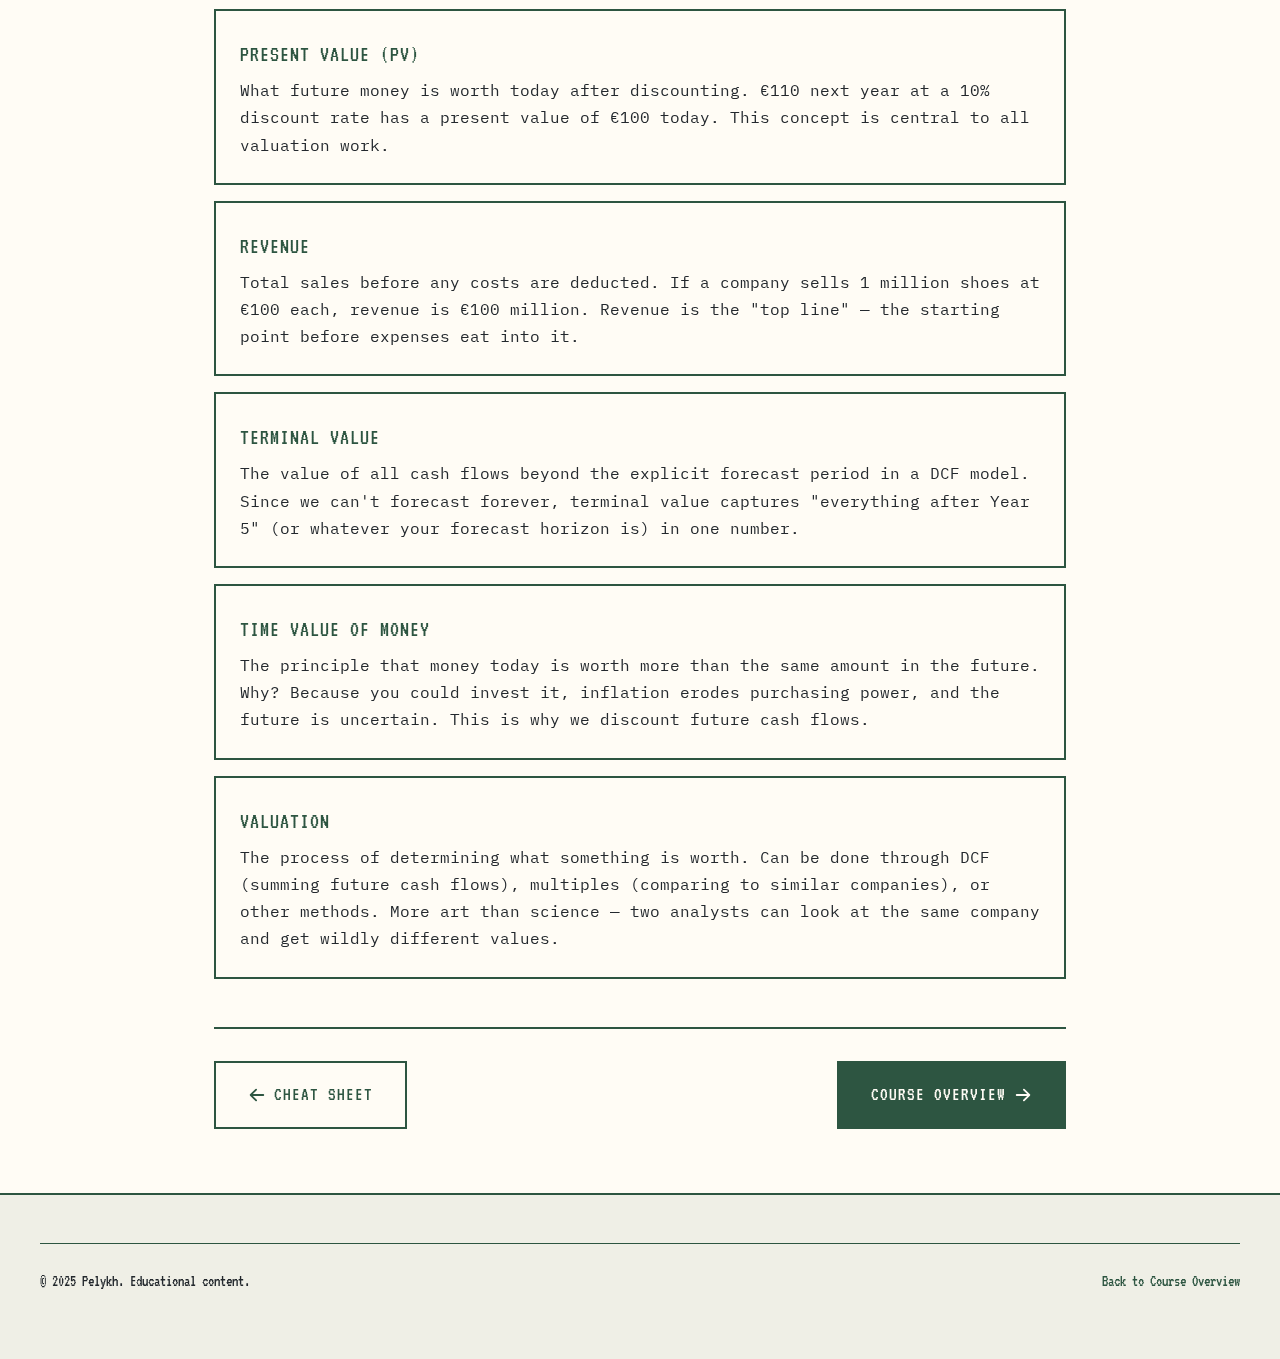
<file: valuation-course/glossary.html>
<!DOCTYPE html>
<html lang="en">
<head>
  <meta charset="UTF-8">
  <meta name="viewport" content="width=device-width, initial-scale=1.0">
  <title>Glossary | Valuation Course</title>
  <meta name="description" content="Every term from the Young Investor's Valuation Course explained in plain English.">

  <link rel="preconnect" href="https://fonts.googleapis.com">
  <link rel="preconnect" href="https://fonts.gstatic.com" crossorigin>
  <link href="https://fonts.googleapis.com/css2?family=VT323&family=IBM+Plex+Mono:wght@400;600&family=Press+Start+2P&display=swap" rel="stylesheet">
  <link rel="stylesheet" href="assets/css/style.css">
  <script defer data-domain="pelykh.co" src="https://plausible.io/js/script.js"></script>
</head>
<body>
  <a href="#main-content" class="skip-link">Skip to main content</a>

  <div class="page-wrapper">
    <header class="site-header">
      <nav class="nav-container">
        <a href="index.html" class="nav-logo">Valuation Course</a>
        <button class="nav-toggle" aria-label="Toggle navigation" aria-expanded="false">
          <svg viewBox="0 0 24 24" fill="none" stroke="currentColor" stroke-width="2"><path d="M4 6h16M4 12h16M4 18h16"/></svg>
        </button>
        <div class="nav-links">
          <a href="index.html" class="nav-link">Overview</a>
          <a href="module-1.html" class="nav-link">Modules</a>
          <a href="cheat-sheet.html" class="nav-link">Cheat Sheet</a>
          <a href="glossary.html" class="nav-link active">Glossary</a>
          <button class="theme-toggle" aria-label="Toggle dark mode">
            <svg class="icon-moon" viewBox="0 0 20 20" fill="currentColor"><path d="M17.293 13.293A8 8 0 016.707 2.707a8.001 8.001 0 1010.586 10.586z"/></svg>
            <svg class="icon-sun" viewBox="0 0 20 20" fill="currentColor"><path fill-rule="evenodd" d="M10 2a1 1 0 011 1v1a1 1 0 11-2 0V3a1 1 0 011-1zm4 8a4 4 0 11-8 0 4 4 0 018 0zm-.464 4.95l.707.707a1 1 0 001.414-1.414l-.707-.707a1 1 0 00-1.414 1.414zm2.12-10.607a1 1 0 010 1.414l-.706.707a1 1 0 11-1.414-1.414l.707-.707a1 1 0 011.414 0zM17 11a1 1 0 100-2h-1a1 1 0 100 2h1zm-7 4a1 1 0 011 1v1a1 1 0 11-2 0v-1a1 1 0 011-1zM5.05 6.464A1 1 0 106.465 5.05l-.708-.707a1 1 0 00-1.414 1.414l.707.707zm1.414 8.486l-.707.707a1 1 0 01-1.414-1.414l.707-.707a1 1 0 011.414 1.414zM4 11a1 1 0 100-2H3a1 1 0 000 2h1z" clip-rule="evenodd"/></svg>
          </button>
        </div>
      </nav>
    </header>

    <div class="progress-bar-container"><div class="progress-bar"></div></div>

    <main id="main-content">
      <div class="container">
        <header class="module-header">
          <h1>Glossary</h1>
          <p class="module-intro">Every term explained in plain English. No jargon without context.</p>
        </header>

        <section>
          <div class="glossary-list">

            <div class="glossary-item">
              <div class="glossary-term">Cash Flow</div>
              <p class="glossary-definition">The actual money coming into and going out of a business. Unlike profit on paper, cash flow shows real money movement. If a company makes &euro;1M in sales but customers haven't paid yet, the cash flow is zero until they do.</p>
            </div>

            <div class="glossary-item">
              <div class="glossary-term">Comparable (Comp)</div>
              <p class="glossary-definition">A similar company used for comparison in valuation. Nike and Adidas are good comparables (same industry, similar model). Nike and Tesla are not (completely different businesses). Finding good comps is as much art as science.</p>
            </div>

            <div class="glossary-item">
              <div class="glossary-term">Compounding</div>
              <p class="glossary-definition">When your returns earn returns of their own. If you earn 10% on &euro;100 (&euro;10), next year you earn 10% on &euro;110 (&euro;11). The effect snowballs over time. Einstein (supposedly) called it "the eighth wonder of the world."</p>
            </div>

            <div class="glossary-item">
              <div class="glossary-term">DCF (Discounted Cash Flow)</div>
              <p class="glossary-definition">A valuation method that adds up all future cash flows, discounted to present value. It's the "theoretically correct" way to value anything, but requires many assumptions about the future. A DCF is only as good as its inputs.</p>
            </div>

            <div class="glossary-item">
              <div class="glossary-term">Discount Rate</div>
              <p class="glossary-definition">The interest rate used to convert future money into today's value. It reflects both time value (money now is worth more than money later) and risk (riskier investments need higher returns to be attractive). Higher discount rate = future money worth less today.</p>
            </div>

            <div class="glossary-item">
              <div class="glossary-term">EBITDA</div>
              <p class="glossary-definition">Earnings Before Interest, Taxes, Depreciation, and Amortization. A measure of operating profit that strips out financing decisions and accounting items. It shows how much cash the core business generates before other factors.</p>
            </div>

            <div class="glossary-item">
              <div class="glossary-term">Enterprise Value (EV)</div>
              <p class="glossary-definition">The total value of a company including debt. EV = Market Cap + Debt - Cash. If you bought a company, you'd pay the market cap but also take on its debts (minus cash on hand). EV is the "full price tag" for the entire business.</p>
            </div>

            <div class="glossary-item">
              <div class="glossary-term">EPS (Earnings Per Share)</div>
              <p class="glossary-definition">Total company profit divided by the number of shares. If a company makes &euro;100M and has 10M shares, EPS is &euro;10. It's how much profit each share "owns."</p>
            </div>

            <div class="glossary-item">
              <div class="glossary-term">Free Cash Flow (FCF)</div>
              <p class="glossary-definition">Cash generated by the business after all operating expenses and capital investments. It's the money left over that could be distributed to owners or reinvested. This is what matters most for valuation.</p>
            </div>

            <div class="glossary-item">
              <div class="glossary-term">Growth Rate</div>
              <p class="glossary-definition">The percentage increase in a metric (usually revenue or profit) from one period to the next. If revenue grows from &euro;100M to &euro;120M, that's a 20% growth rate. High growth rates are rare and hard to sustain.</p>
            </div>

            <div class="glossary-item">
              <div class="glossary-term">Guidance</div>
              <p class="glossary-definition">A company's own forecast for future performance. When a company says "we expect revenue of &euro;5B next year," that's guidance. It often moves stock prices more than current results because it shapes expectations.</p>
            </div>

            <div class="glossary-item">
              <div class="glossary-term">Intrinsic Value</div>
              <p class="glossary-definition">The "true" value of an asset based on its fundamental ability to generate cash. Unlike market value (what people are paying), intrinsic value is what something is actually worth based on its economics. Investors try to find gaps between the two.</p>
            </div>

            <div class="glossary-item">
              <div class="glossary-term">Market Cap (Market Capitalization)</div>
              <p class="glossary-definition">The total value of a company's shares. Market Cap = Share Price &times; Number of Shares. If a stock trades at &euro;100 and there are 1 billion shares, market cap is &euro;100 billion. It's what the "market" thinks the company is worth.</p>
            </div>

            <div class="glossary-item">
              <div class="glossary-term">Multiple</div>
              <p class="glossary-definition">A ratio comparing a company's value to a financial metric (like earnings or revenue). P/E = 20x means investors pay &euro;20 for every &euro;1 of profit. Higher multiples usually mean higher expectations for growth or quality.</p>
            </div>

            <div class="glossary-item">
              <div class="glossary-term">P/E Ratio (Price to Earnings)</div>
              <p class="glossary-definition">How much investors pay for &euro;1 of profit. P/E = Stock Price &divide; EPS. A P/E of 25x means investors pay &euro;25 for every &euro;1 the company earns. The market average is around 18-20x.</p>
            </div>

            <div class="glossary-item">
              <div class="glossary-term">Present Value (PV)</div>
              <p class="glossary-definition">What future money is worth today after discounting. &euro;110 next year at a 10% discount rate has a present value of &euro;100 today. This concept is central to all valuation work.</p>
            </div>

            <div class="glossary-item">
              <div class="glossary-term">Revenue</div>
              <p class="glossary-definition">Total sales before any costs are deducted. If a company sells 1 million shoes at &euro;100 each, revenue is &euro;100 million. Revenue is the "top line" &mdash; the starting point before expenses eat into it.</p>
            </div>

            <div class="glossary-item">
              <div class="glossary-term">Terminal Value</div>
              <p class="glossary-definition">The value of all cash flows beyond the explicit forecast period in a DCF model. Since we can't forecast forever, terminal value captures "everything after Year 5" (or whatever your forecast horizon is) in one number.</p>
            </div>

            <div class="glossary-item">
              <div class="glossary-term">Time Value of Money</div>
              <p class="glossary-definition">The principle that money today is worth more than the same amount in the future. Why? Because you could invest it, inflation erodes purchasing power, and the future is uncertain. This is why we discount future cash flows.</p>
            </div>

            <div class="glossary-item">
              <div class="glossary-term">Valuation</div>
              <p class="glossary-definition">The process of determining what something is worth. Can be done through DCF (summing future cash flows), multiples (comparing to similar companies), or other methods. More art than science &mdash; two analysts can look at the same company and get wildly different values.</p>
            </div>

          </div>
        </section>

        <!-- Navigation -->
        <nav class="module-nav" style="margin-top: var(--space-2xl);">
          <a href="cheat-sheet.html" class="nav-btn nav-btn-prev">
            <svg viewBox="0 0 20 20" fill="currentColor"><path fill-rule="evenodd" d="M9.707 16.707a1 1 0 01-1.414 0l-6-6a1 1 0 010-1.414l6-6a1 1 0 011.414 1.414L5.414 9H17a1 1 0 110 2H5.414l4.293 4.293a1 1 0 010 1.414z" clip-rule="evenodd"/></svg>
            Cheat Sheet
          </a>
          <a href="index.html" class="nav-btn nav-btn-next">
            Course Overview
            <svg viewBox="0 0 20 20" fill="currentColor"><path fill-rule="evenodd" d="M10.293 3.293a1 1 0 011.414 0l6 6a1 1 0 010 1.414l-6 6a1 1 0 01-1.414-1.414L14.586 11H3a1 1 0 110-2h11.586l-4.293-4.293a1 1 0 010-1.414z" clip-rule="evenodd"/></svg>
          </a>
        </nav>
      </div>
    </main>

    <footer class="site-footer">
      <div class="footer-content">
        <div class="footer-bottom">
          <p>&copy; 2025 Pelykh. Educational content.</p>
          <p><a href="index.html">Back to Course Overview</a></p>
        </div>
      </div>
    </footer>
  </div>

  <script src="assets/js/main.js"></script>
</body>
</html>
</file>
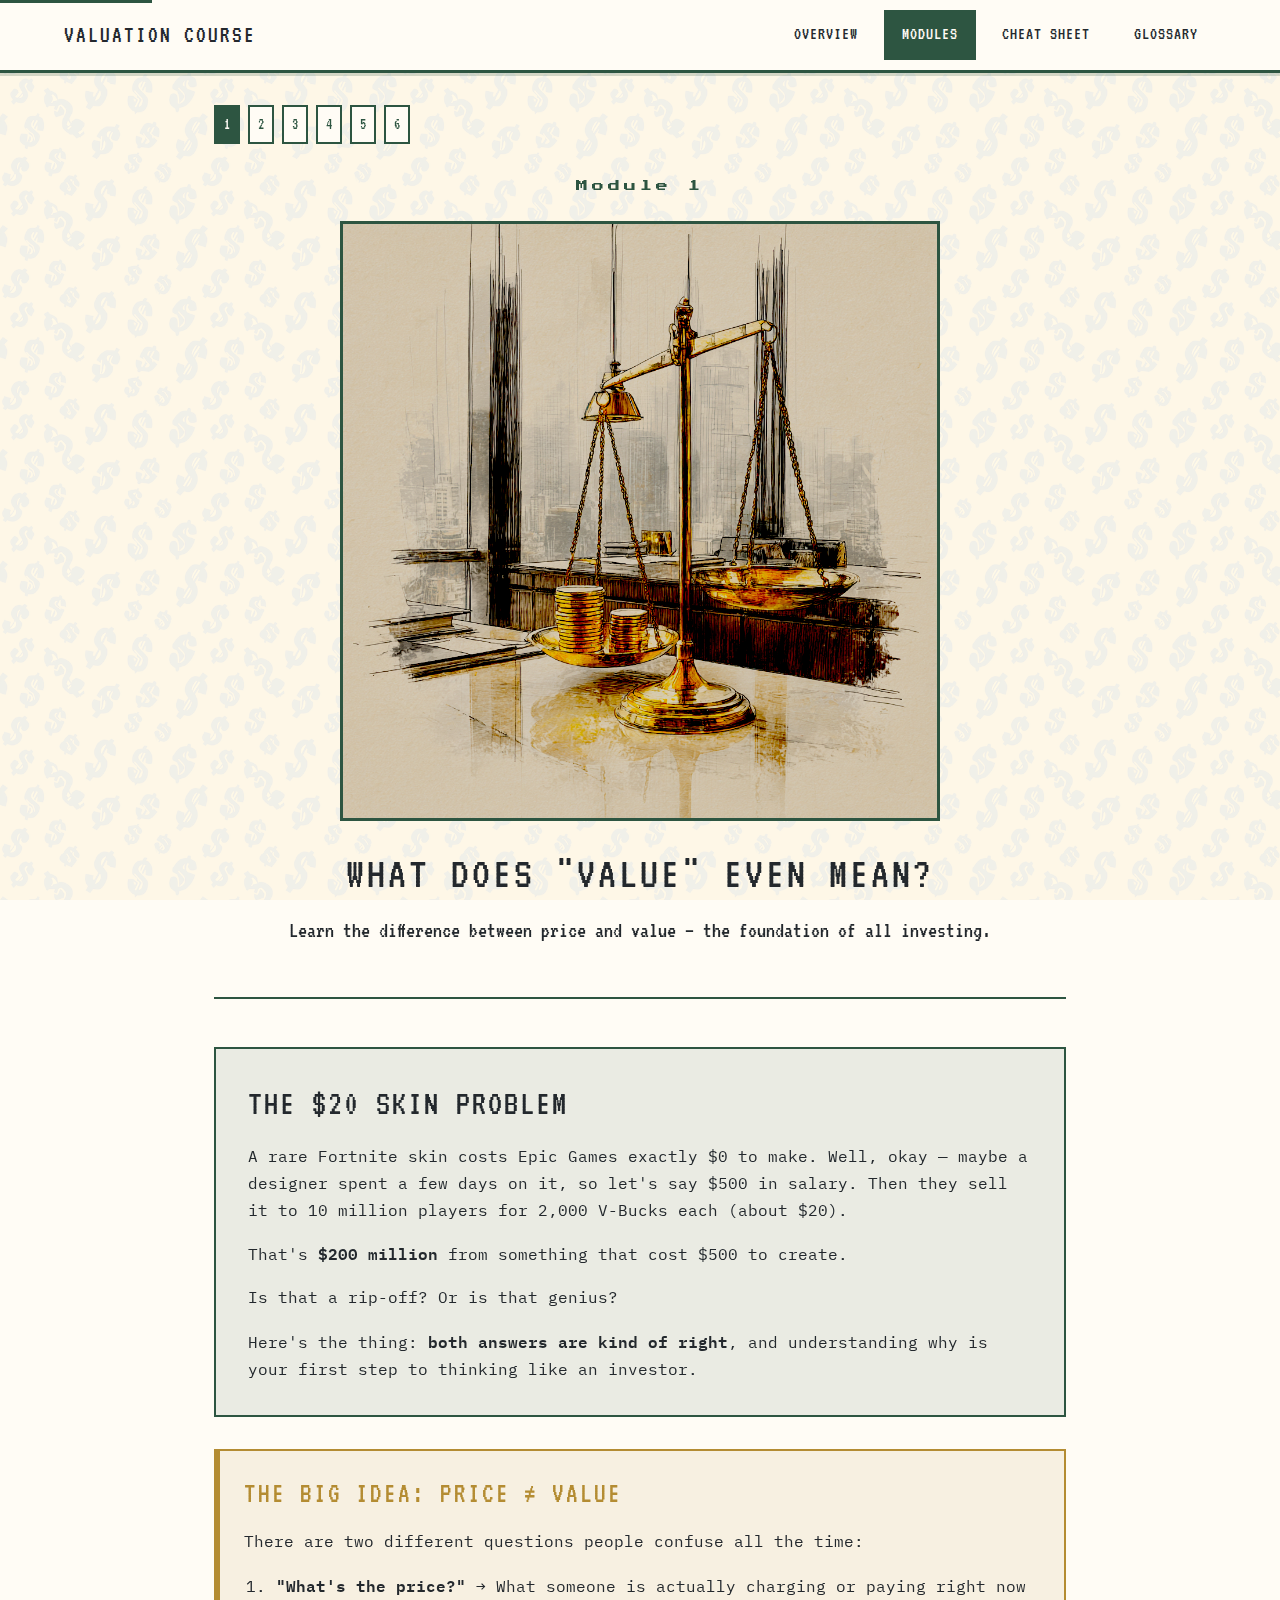
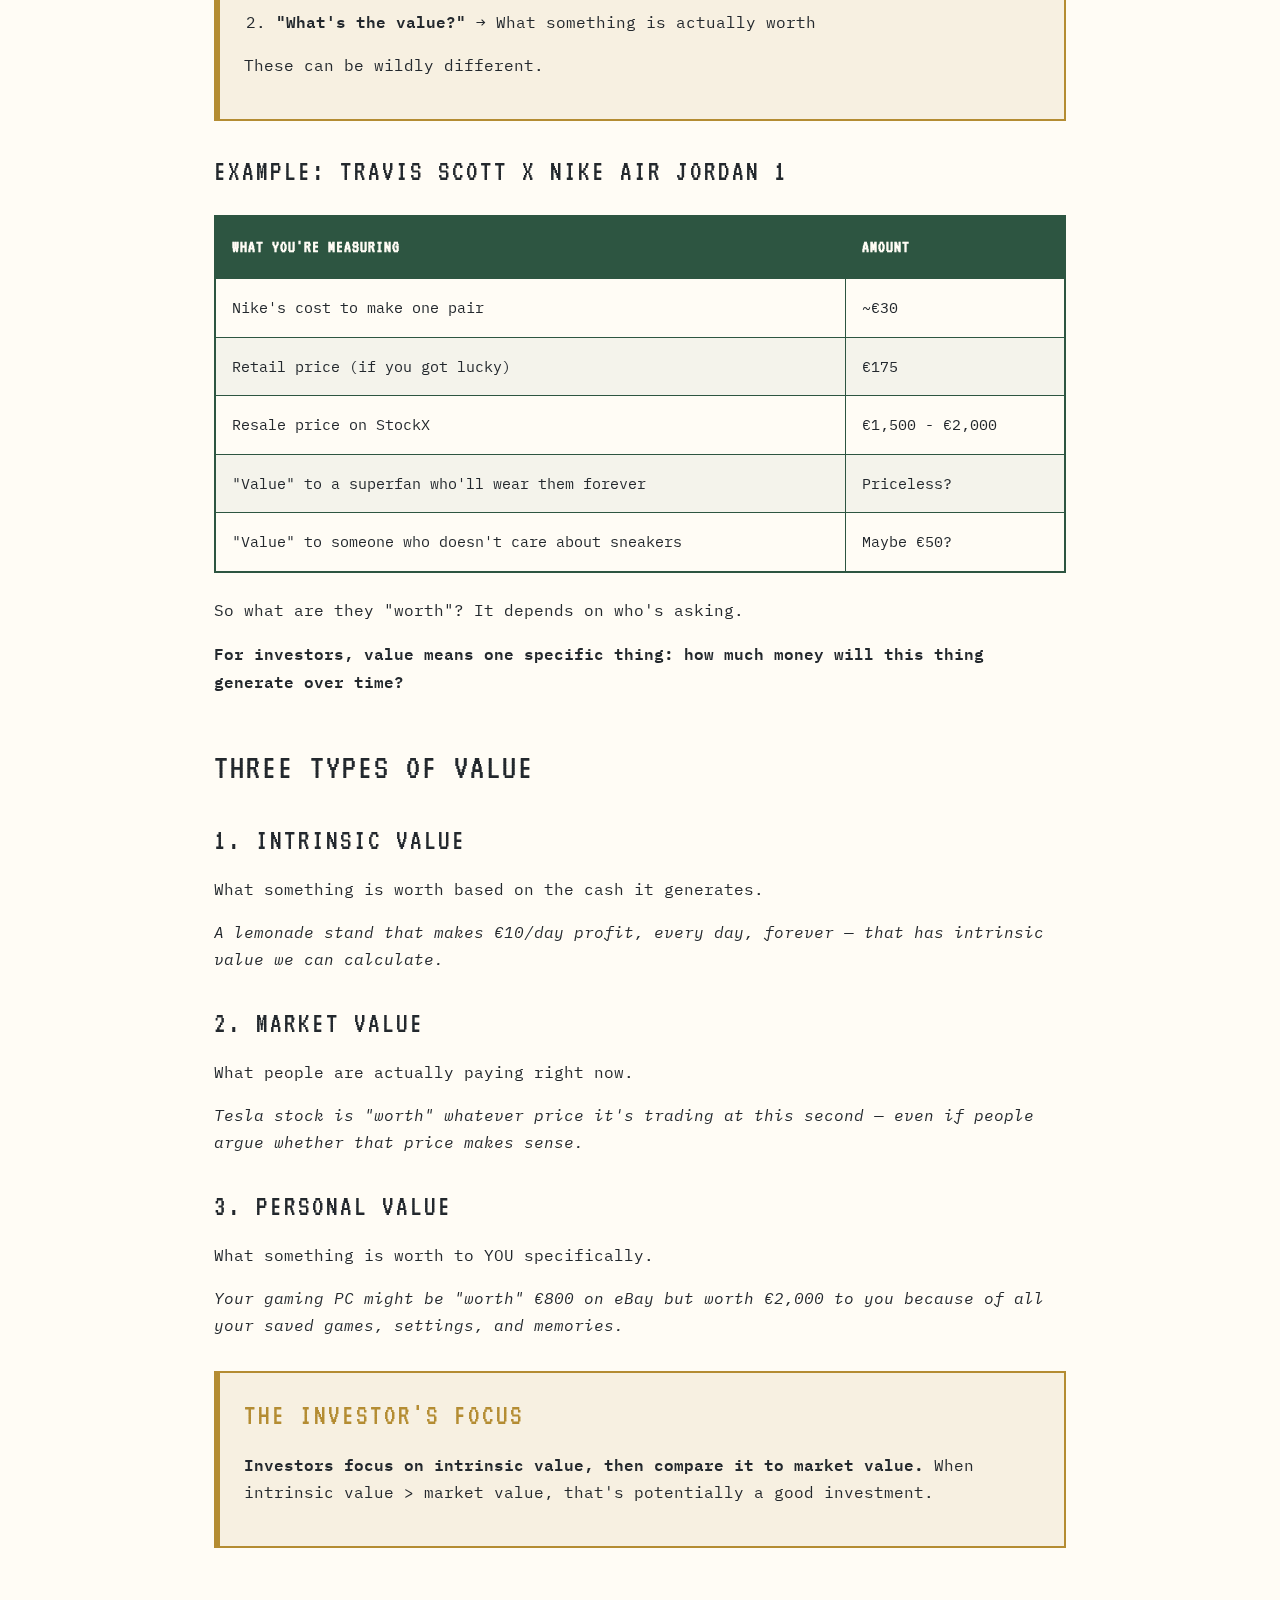
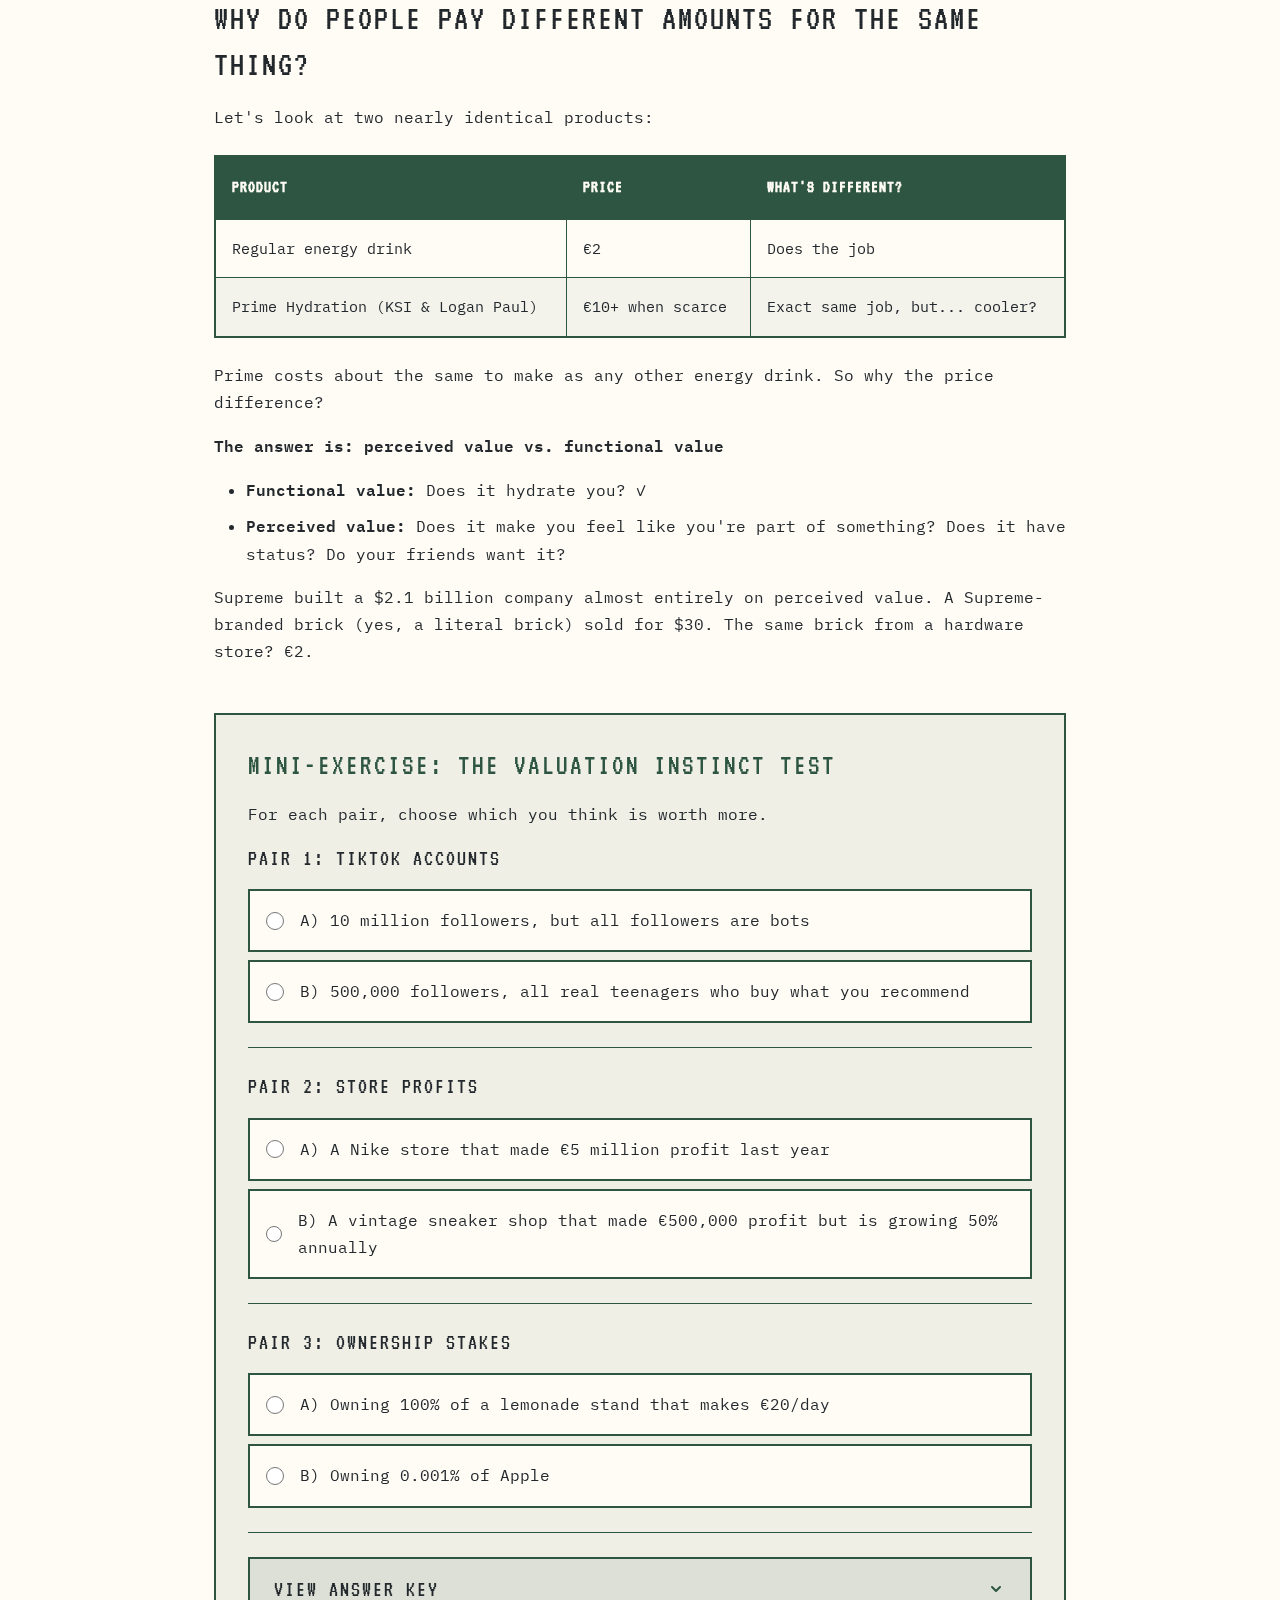
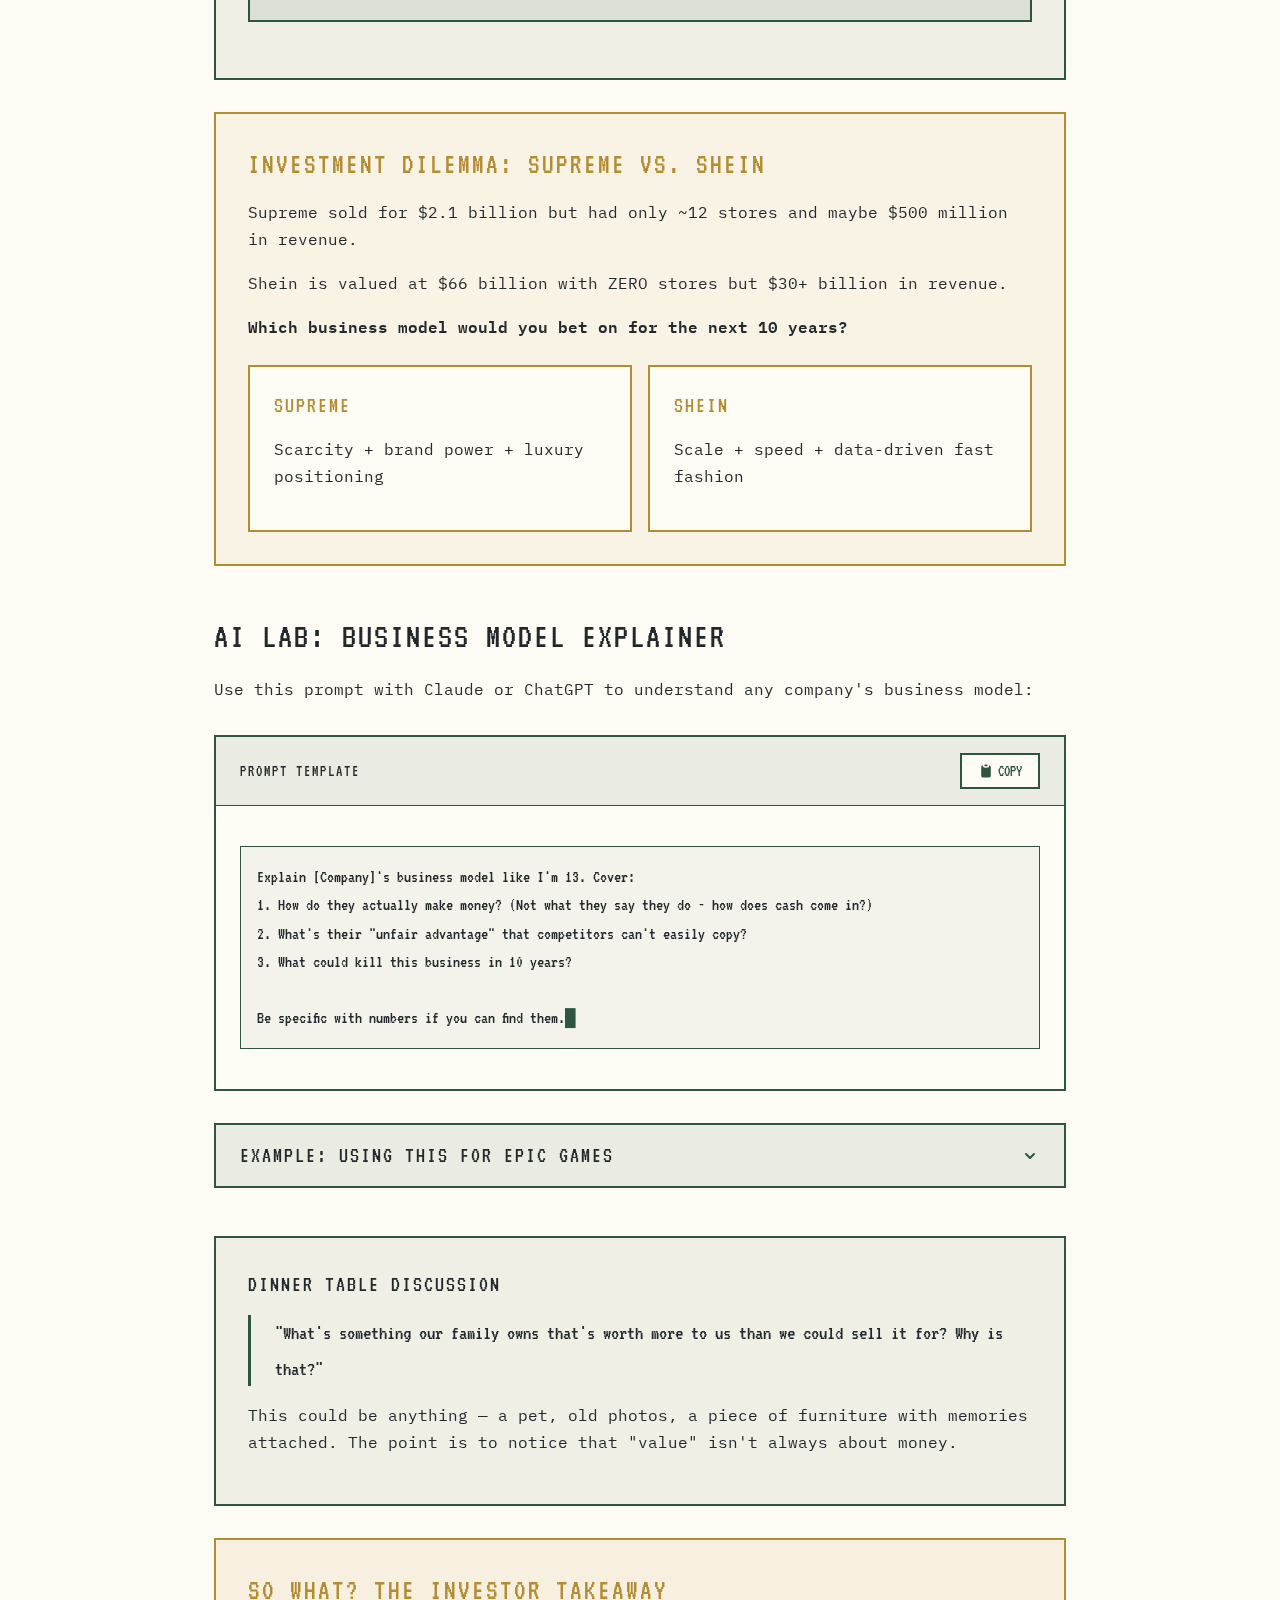
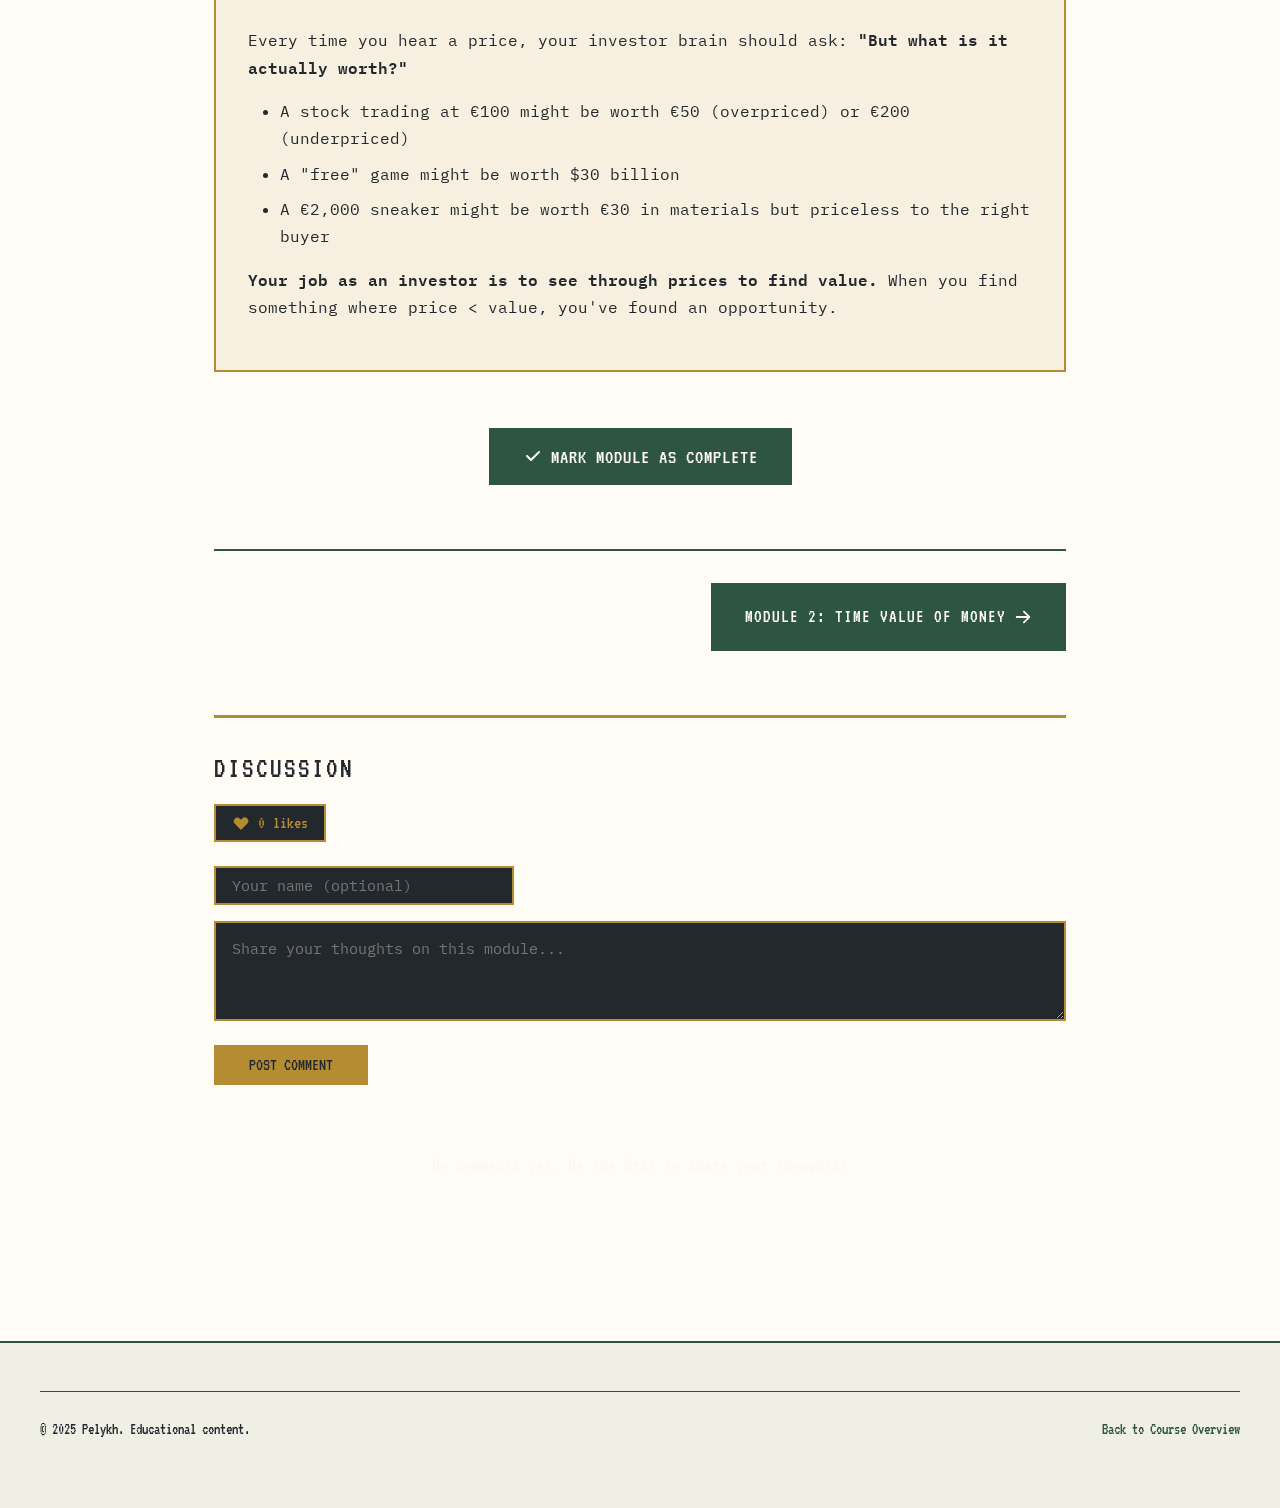
<file: valuation-course/module-1.html>
<!DOCTYPE html>
<html lang="en">
<head>
  <meta charset="UTF-8">
  <meta name="viewport" content="width=device-width, initial-scale=1.0">
  <title>Module 1: What Does "Value" Even Mean? | Valuation Course</title>
  <meta name="description" content="Learn the difference between price and value through Fortnite skins, Travis Scott Jordans, and Supreme. Module 1 of the Young Investor's Guide.">

  <!-- Open Graph -->
  <meta property="og:title" content="Module 1: What Does Value Even Mean?">
  <meta property="og:description" content="Learn the difference between price and value through examples teens understand.">
  <meta property="og:type" content="article">

  <!-- Fonts - 1980s Retro -->
  <link rel="preconnect" href="https://fonts.googleapis.com">
  <link rel="preconnect" href="https://fonts.gstatic.com" crossorigin>
  <link href="https://fonts.googleapis.com/css2?family=VT323&family=IBM+Plex+Mono:wght@400;600&family=Press+Start+2P&display=swap" rel="stylesheet">

  <!-- Styles -->
  <link rel="stylesheet" href="assets/css/style.css">

  <!-- Analytics -->
  <script defer data-domain="pelykh.co" src="https://plausible.io/js/script.js"></script>
</head>
<body data-module="1">
  <a href="#main-content" class="skip-link">Skip to main content</a>

  <div class="page-wrapper">
    <!-- Header -->
    <header class="site-header">
      <nav class="nav-container">
        <a href="index.html" class="nav-logo">Valuation Course</a>

        <button class="nav-toggle" aria-label="Toggle navigation" aria-expanded="false">
          <svg viewBox="0 0 24 24" fill="none" stroke="currentColor" stroke-width="2">
            <path d="M4 6h16M4 12h16M4 18h16"/>
          </svg>
        </button>

        <div class="nav-links">
          <a href="index.html" class="nav-link">Overview</a>
          <a href="module-1.html" class="nav-link active">Modules</a>
          <a href="cheat-sheet.html" class="nav-link">Cheat Sheet</a>
          <a href="glossary.html" class="nav-link">Glossary</a>
          <button class="theme-toggle" aria-label="Toggle dark mode">
            <svg class="icon-moon" viewBox="0 0 20 20" fill="currentColor">
              <path d="M17.293 13.293A8 8 0 016.707 2.707a8.001 8.001 0 1010.586 10.586z"/>
            </svg>
            <svg class="icon-sun" viewBox="0 0 20 20" fill="currentColor">
              <path fill-rule="evenodd" d="M10 2a1 1 0 011 1v1a1 1 0 11-2 0V3a1 1 0 011-1zm4 8a4 4 0 11-8 0 4 4 0 018 0zm-.464 4.95l.707.707a1 1 0 001.414-1.414l-.707-.707a1 1 0 00-1.414 1.414zm2.12-10.607a1 1 0 010 1.414l-.706.707a1 1 0 11-1.414-1.414l.707-.707a1 1 0 011.414 0zM17 11a1 1 0 100-2h-1a1 1 0 100 2h1zm-7 4a1 1 0 011 1v1a1 1 0 11-2 0v-1a1 1 0 011-1zM5.05 6.464A1 1 0 106.465 5.05l-.708-.707a1 1 0 00-1.414 1.414l.707.707zm1.414 8.486l-.707.707a1 1 0 01-1.414-1.414l.707-.707a1 1 0 011.414 1.414zM4 11a1 1 0 100-2H3a1 1 0 000 2h1z" clip-rule="evenodd"/>
            </svg>
          </button>
        </div>
      </nav>
    </header>

    <!-- Progress Bar -->
    <div class="progress-bar-container">
      <div class="progress-bar"></div>
    </div>

    <!-- Main Content -->
    <main id="main-content">
      <div class="container">
        <!-- Module Progress -->
        <div class="module-progress">
          <a href="module-1.html" class="module-progress-item current" data-module="1">1</a>
          <a href="module-2.html" class="module-progress-item" data-module="2">2</a>
          <a href="module-3.html" class="module-progress-item" data-module="3">3</a>
          <a href="module-4.html" class="module-progress-item" data-module="4">4</a>
          <a href="module-5.html" class="module-progress-item" data-module="5">5</a>
          <a href="module-6.html" class="module-progress-item" data-module="6">6</a>
        </div>

        <!-- Module Header -->
        <header class="module-header">
          <span class="module-label">Module 1</span>
          <img src="images/01-Price_vs_value.png" alt="Module 1 - Price vs Value illustration" class="module-image">
          <h1>What Does "Value" Even Mean?</h1>
          <p class="module-intro">Learn the difference between price and value &mdash; the foundation of all investing.</p>
        </header>

        <!-- Hook -->
        <section class="hook-box">
          <h2>The $20 Skin Problem</h2>
          <p>A rare Fortnite skin costs Epic Games exactly $0 to make. Well, okay &mdash; maybe a designer spent a few days on it, so let's say $500 in salary. Then they sell it to 10 million players for 2,000 V-Bucks each (about $20).</p>
          <p>That's <strong>$200 million</strong> from something that cost $500 to create.</p>
          <p>Is that a rip-off? Or is that genius?</p>
          <p>Here's the thing: <strong>both answers are kind of right</strong>, and understanding why is your first step to thinking like an investor.</p>
        </section>

        <!-- The Big Idea -->
        <section>
          <div class="big-idea">
            <h3>The Big Idea: Price &ne; Value</h3>
            <p>There are two different questions people confuse all the time:</p>
            <ol>
              <li><strong>"What's the price?"</strong> &rarr; What someone is actually charging or paying right now</li>
              <li><strong>"What's the value?"</strong> &rarr; What something is actually worth</li>
            </ol>
            <p>These can be wildly different.</p>
          </div>

          <h3>Example: Travis Scott x Nike Air Jordan 1</h3>

          <div class="table-wrapper">
            <table>
              <thead>
                <tr>
                  <th>What You're Measuring</th>
                  <th>Amount</th>
                </tr>
              </thead>
              <tbody>
                <tr>
                  <td>Nike's cost to make one pair</td>
                  <td>~&euro;30</td>
                </tr>
                <tr>
                  <td>Retail price (if you got lucky)</td>
                  <td>&euro;175</td>
                </tr>
                <tr>
                  <td>Resale price on StockX</td>
                  <td>&euro;1,500 - &euro;2,000</td>
                </tr>
                <tr>
                  <td>"Value" to a superfan who'll wear them forever</td>
                  <td>Priceless?</td>
                </tr>
                <tr>
                  <td>"Value" to someone who doesn't care about sneakers</td>
                  <td>Maybe &euro;50?</td>
                </tr>
              </tbody>
            </table>
          </div>

          <p>So what are they "worth"? It depends on who's asking.</p>
          <p><strong>For investors, value means one specific thing: how much money will this thing generate over time?</strong></p>
        </section>

        <!-- Three Types of Value -->
        <section>
          <h2>Three Types of Value</h2>

          <h3>1. Intrinsic Value</h3>
          <p>What something is worth based on the cash it generates.</p>
          <p><em>A lemonade stand that makes &euro;10/day profit, every day, forever &mdash; that has intrinsic value we can calculate.</em></p>

          <h3>2. Market Value</h3>
          <p>What people are actually paying right now.</p>
          <p><em>Tesla stock is "worth" whatever price it's trading at this second &mdash; even if people argue whether that price makes sense.</em></p>

          <h3>3. Personal Value</h3>
          <p>What something is worth to YOU specifically.</p>
          <p><em>Your gaming PC might be "worth" &euro;800 on eBay but worth &euro;2,000 to you because of all your saved games, settings, and memories.</em></p>

          <div class="big-idea">
            <h3>The Investor's Focus</h3>
            <p><strong>Investors focus on intrinsic value, then compare it to market value.</strong> When intrinsic value > market value, that's potentially a good investment.</p>
          </div>
        </section>

        <!-- Why Different Prices -->
        <section>
          <h2>Why Do People Pay Different Amounts for the Same Thing?</h2>

          <p>Let's look at two nearly identical products:</p>

          <div class="table-wrapper">
            <table>
              <thead>
                <tr>
                  <th>Product</th>
                  <th>Price</th>
                  <th>What's Different?</th>
                </tr>
              </thead>
              <tbody>
                <tr>
                  <td>Regular energy drink</td>
                  <td>&euro;2</td>
                  <td>Does the job</td>
                </tr>
                <tr>
                  <td>Prime Hydration (KSI & Logan Paul)</td>
                  <td>&euro;10+ when scarce</td>
                  <td>Exact same job, but... cooler?</td>
                </tr>
              </tbody>
            </table>
          </div>

          <p>Prime costs about the same to make as any other energy drink. So why the price difference?</p>
          <p><strong>The answer is: perceived value vs. functional value</strong></p>
          <ul>
            <li><strong>Functional value:</strong> Does it hydrate you? &check;</li>
            <li><strong>Perceived value:</strong> Does it make you feel like you're part of something? Does it have status? Do your friends want it?</li>
          </ul>
          <p>Supreme built a $2.1 billion company almost entirely on perceived value. A Supreme-branded brick (yes, a literal brick) sold for $30. The same brick from a hardware store? &euro;2.</p>
        </section>

        <!-- Mini Exercise -->
        <section class="exercise-box">
          <h3>Mini-Exercise: The Valuation Instinct Test</h3>
          <p>For each pair, choose which you think is worth more.</p>

          <!-- Question 1 -->
          <div class="quiz-question" data-correct="B" data-explanation="Fake followers = &euro;0 in business value. Real engaged followers who trust your recommendations = potential goldmine.">
            <h4>Pair 1: TikTok Accounts</h4>
            <div class="quiz-options">
              <label class="quiz-option" data-value="A">
                <input type="radio" name="q1" value="A">
                <span>A) 10 million followers, but all followers are bots</span>
              </label>
              <label class="quiz-option" data-value="B">
                <input type="radio" name="q1" value="B">
                <span>B) 500,000 followers, all real teenagers who buy what you recommend</span>
              </label>
            </div>
            <div class="quiz-feedback"></div>
          </div>

          <!-- Question 2 -->
          <div class="quiz-question" data-correct="depends" data-correct-feedback="Great thinking!" data-incorrect-feedback="Both answers can be defended!" data-explanation="The Nike store makes 10x more now, but the vintage shop doubles roughly every 18 months at 50% growth. In 5 years, it could be making &euro;3.8M.">
            <h4>Pair 2: Store Profits</h4>
            <div class="quiz-options">
              <label class="quiz-option" data-value="A">
                <input type="radio" name="q2" value="A">
                <span>A) A Nike store that made &euro;5 million profit last year</span>
              </label>
              <label class="quiz-option" data-value="B">
                <input type="radio" name="q2" value="B">
                <span>B) A vintage sneaker shop that made &euro;500,000 profit but is growing 50% annually</span>
              </label>
            </div>
            <div class="quiz-feedback">Tricky! The Nike store makes 10x more now, but the vintage shop doubles roughly every 18 months. This is about <strong>growth vs. current profit</strong> &mdash; a key investor question.</div>
          </div>

          <!-- Question 3 -->
          <div class="quiz-question" data-correct="B" data-explanation="0.001% of Apple = about $35 million. The lemonade stand makes &euro;7,300/year. Even owning it for 100 years = only &euro;730,000.">
            <h4>Pair 3: Ownership Stakes</h4>
            <div class="quiz-options">
              <label class="quiz-option" data-value="A">
                <input type="radio" name="q3" value="A">
                <span>A) Owning 100% of a lemonade stand that makes &euro;20/day</span>
              </label>
              <label class="quiz-option" data-value="B">
                <input type="radio" name="q3" value="B">
                <span>B) Owning 0.001% of Apple</span>
              </label>
            </div>
            <div class="quiz-feedback"></div>
          </div>

          <!-- Answer Key (Collapsible) -->
          <div class="collapsible">
            <div class="collapsible-header">
              <h4>View Answer Key</h4>
              <svg class="collapsible-icon" viewBox="0 0 20 20" fill="currentColor">
                <path fill-rule="evenodd" d="M5.293 7.293a1 1 0 011.414 0L10 10.586l3.293-3.293a1 1 0 111.414 1.414l-4 4a1 1 0 01-1.414 0l-4-4a1 1 0 010-1.414z" clip-rule="evenodd"/>
              </svg>
            </div>
            <div class="collapsible-content">
              <p><strong>Pair 1:</strong> B is worth more. Fake followers = &euro;0 in business value. Real engaged followers who trust your recommendations = potential goldmine. A brand would pay serious money to reach 500K real teenagers.</p>
              <p><strong>Pair 2:</strong> Tricky! The Nike store makes 10x more now, but the vintage shop doubles roughly every 18 months at 50% growth. In 5 years, it could be making &euro;3.8M. This is about growth vs. current profit &mdash; a key investor question.</p>
              <p><strong>Pair 3:</strong> 0.001% of Apple = about $35 million at current prices. The lemonade stand makes &euro;7,300/year. Even if you owned it for 100 years, that's only &euro;730,000. Apple wins by ~50x.</p>
            </div>
          </div>
        </section>

        <!-- Investment Dilemma -->
        <section class="dilemma-box">
          <h3>Investment Dilemma: Supreme vs. Shein</h3>
          <p>Supreme sold for $2.1 billion but had only ~12 stores and maybe $500 million in revenue.</p>
          <p>Shein is valued at $66 billion with ZERO stores but $30+ billion in revenue.</p>
          <p><strong>Which business model would you bet on for the next 10 years?</strong></p>

          <div class="dilemma-options">
            <div class="dilemma-option" data-choice="supreme">
              <h4>Supreme</h4>
              <p>Scarcity + brand power + luxury positioning</p>
            </div>
            <div class="dilemma-option" data-choice="shein">
              <h4>Shein</h4>
              <p>Scale + speed + data-driven fast fashion</p>
            </div>
          </div>

          <div class="dilemma-reveal">
            <h4>The Case for Supreme:</h4>
            <ul>
              <li>Brand value is incredibly durable &mdash; people will want "cool" forever</li>
              <li>Scarcity model means they never have to discount</li>
              <li>Luxury brands tend to get more valuable over time (look at LVMH)</li>
              <li>Less dependent on fast-changing trends</li>
            </ul>

            <h4>The Case for Shein:</h4>
            <ul>
              <li>30x more revenue means 30x more customers to sell to</li>
              <li>Their supply chain is a technological moat &mdash; they can copy any trend in days</li>
              <li>Data advantage: they know exactly what millions of people want</li>
              <li>Fast fashion might be the future (or might get regulated)</li>
            </ul>

            <h4>What an Investor Would Notice:</h4>
            <p>There's no right answer, but the Supreme model is <strong>higher margin, slower growth, brand-dependent</strong>. Shein is <strong>lower margin, explosive growth, execution-dependent</strong>. Different risks, different rewards.</p>
          </div>
        </section>

        <!-- AI Lab -->
        <section>
          <h2>AI Lab: Business Model Explainer</h2>
          <p>Use this prompt with Claude or ChatGPT to understand any company's business model:</p>

          <div class="ai-prompt-box">
            <div class="ai-prompt-header">
              <h4>Prompt Template</h4>
              <button class="copy-btn" data-target="prompt-1">
                <svg viewBox="0 0 20 20" fill="currentColor" width="16" height="16">
                  <path d="M8 3a1 1 0 011-1h2a1 1 0 110 2H9a1 1 0 01-1-1z"/>
                  <path d="M6 3a2 2 0 00-2 2v11a2 2 0 002 2h8a2 2 0 002-2V5a2 2 0 00-2-2 3 3 0 01-3 3H9a3 3 0 01-3-3z"/>
                </svg>
                Copy
              </button>
            </div>
            <div class="ai-prompt-content">
              <pre id="prompt-1">Explain [Company]'s business model like I'm 13. Cover:
1. How do they actually make money? (Not what they say they do - how does cash come in?)
2. What's their "unfair advantage" that competitors can't easily copy?
3. What could kill this business in 10 years?

Be specific with numbers if you can find them.</pre>
            </div>
          </div>

          <!-- Example Output -->
          <div class="collapsible">
            <div class="collapsible-header">
              <h4>Example: Using this for Epic Games</h4>
              <svg class="collapsible-icon" viewBox="0 0 20 20" fill="currentColor">
                <path fill-rule="evenodd" d="M5.293 7.293a1 1 0 011.414 0L10 10.586l3.293-3.293a1 1 0 111.414 1.414l-4 4a1 1 0 01-1.414 0l-4-4a1 1 0 010-1.414z" clip-rule="evenodd"/>
              </svg>
            </div>
            <div class="collapsible-content">
              <p><strong>How they make money:</strong></p>
              <ul>
                <li>Fortnite is free but makes ~$5B/year from skins and battle passes</li>
                <li>Unreal Engine is used by other game developers, and Epic takes a 5% royalty</li>
                <li>Epic Games Store takes only 12% vs. Steam's 30%, trying to steal market share</li>
              </ul>
              <p><strong>Unfair advantage:</strong> 400+ million registered players who already have the app installed</p>
              <p><strong>What could kill them:</strong> What if Fortnite stops being cool? (See: what happened to Angry Birds)</p>
            </div>
          </div>
        </section>

        <!-- Dinner Table Discussion -->
        <section class="dinner-table-box">
          <h4>Dinner Table Discussion</h4>
          <blockquote>
            "What's something our family owns that's worth more to us than we could sell it for? Why is that?"
          </blockquote>
          <p>This could be anything &mdash; a pet, old photos, a piece of furniture with memories attached. The point is to notice that "value" isn't always about money.</p>
        </section>

        <!-- Takeaway -->
        <section class="takeaway-box">
          <h3>So What? The Investor Takeaway</h3>
          <p>Every time you hear a price, your investor brain should ask: <strong>"But what is it actually worth?"</strong></p>
          <ul>
            <li>A stock trading at &euro;100 might be worth &euro;50 (overpriced) or &euro;200 (underpriced)</li>
            <li>A "free" game might be worth $30 billion</li>
            <li>A &euro;2,000 sneaker might be worth &euro;30 in materials but priceless to the right buyer</li>
          </ul>
          <p><strong>Your job as an investor is to see through prices to find value.</strong> When you find something where price &lt; value, you've found an opportunity.</p>
        </section>

        <!-- Complete Module Button -->
        <div class="text-center">
          <button class="complete-module-btn" data-module="1">
            <svg viewBox="0 0 20 20" fill="currentColor" width="20" height="20">
              <path fill-rule="evenodd" d="M16.707 5.293a1 1 0 010 1.414l-8 8a1 1 0 01-1.414 0l-4-4a1 1 0 011.414-1.414L8 12.586l7.293-7.293a1 1 0 011.414 0z" clip-rule="evenodd"/>
            </svg>
            Mark Module as Complete
          </button>
        </div>

        <!-- Navigation -->
        <nav class="module-nav">
          <span class="nav-btn-placeholder"></span>
          <a href="module-2.html" class="nav-btn nav-btn-next">
            Module 2: Time Value of Money
            <svg viewBox="0 0 20 20" fill="currentColor">
              <path fill-rule="evenodd" d="M10.293 3.293a1 1 0 011.414 0l6 6a1 1 0 010 1.414l-6 6a1 1 0 01-1.414-1.414L14.586 11H3a1 1 0 110-2h11.586l-4.293-4.293a1 1 0 010-1.414z" clip-rule="evenodd"/>
            </svg>
          </a>
        </nav>

        <!-- Comments Section -->
        <section class="comments-section">
          <h3>Discussion</h3>
          <button class="like-btn">
            <svg viewBox="0 0 20 20" fill="currentColor">
              <path fill-rule="evenodd" d="M3.172 5.172a4 4 0 015.656 0L10 6.343l1.172-1.171a4 4 0 115.656 5.656L10 17.657l-6.828-6.829a4 4 0 010-5.656z" clip-rule="evenodd"/>
            </svg>
            <span class="like-count">0</span> likes
          </button>

          <form class="comment-form">
            <input type="text" name="author" placeholder="Your name (optional)">
            <textarea name="content" placeholder="Share your thoughts on this module..." required></textarea>
            <button type="submit">Post Comment</button>
          </form>

          <div class="comments-list"></div>
        </section>
      </div>
    </main>

    <!-- Footer -->
    <footer class="site-footer">
      <div class="footer-content">
        <div class="footer-bottom">
          <p>&copy; 2025 Pelykh. Educational content.</p>
          <p><a href="index.html">Back to Course Overview</a></p>
        </div>
      </div>
    </footer>
  </div>

  <script src="assets/js/main.js"></script>
</body>
</html>
</file>
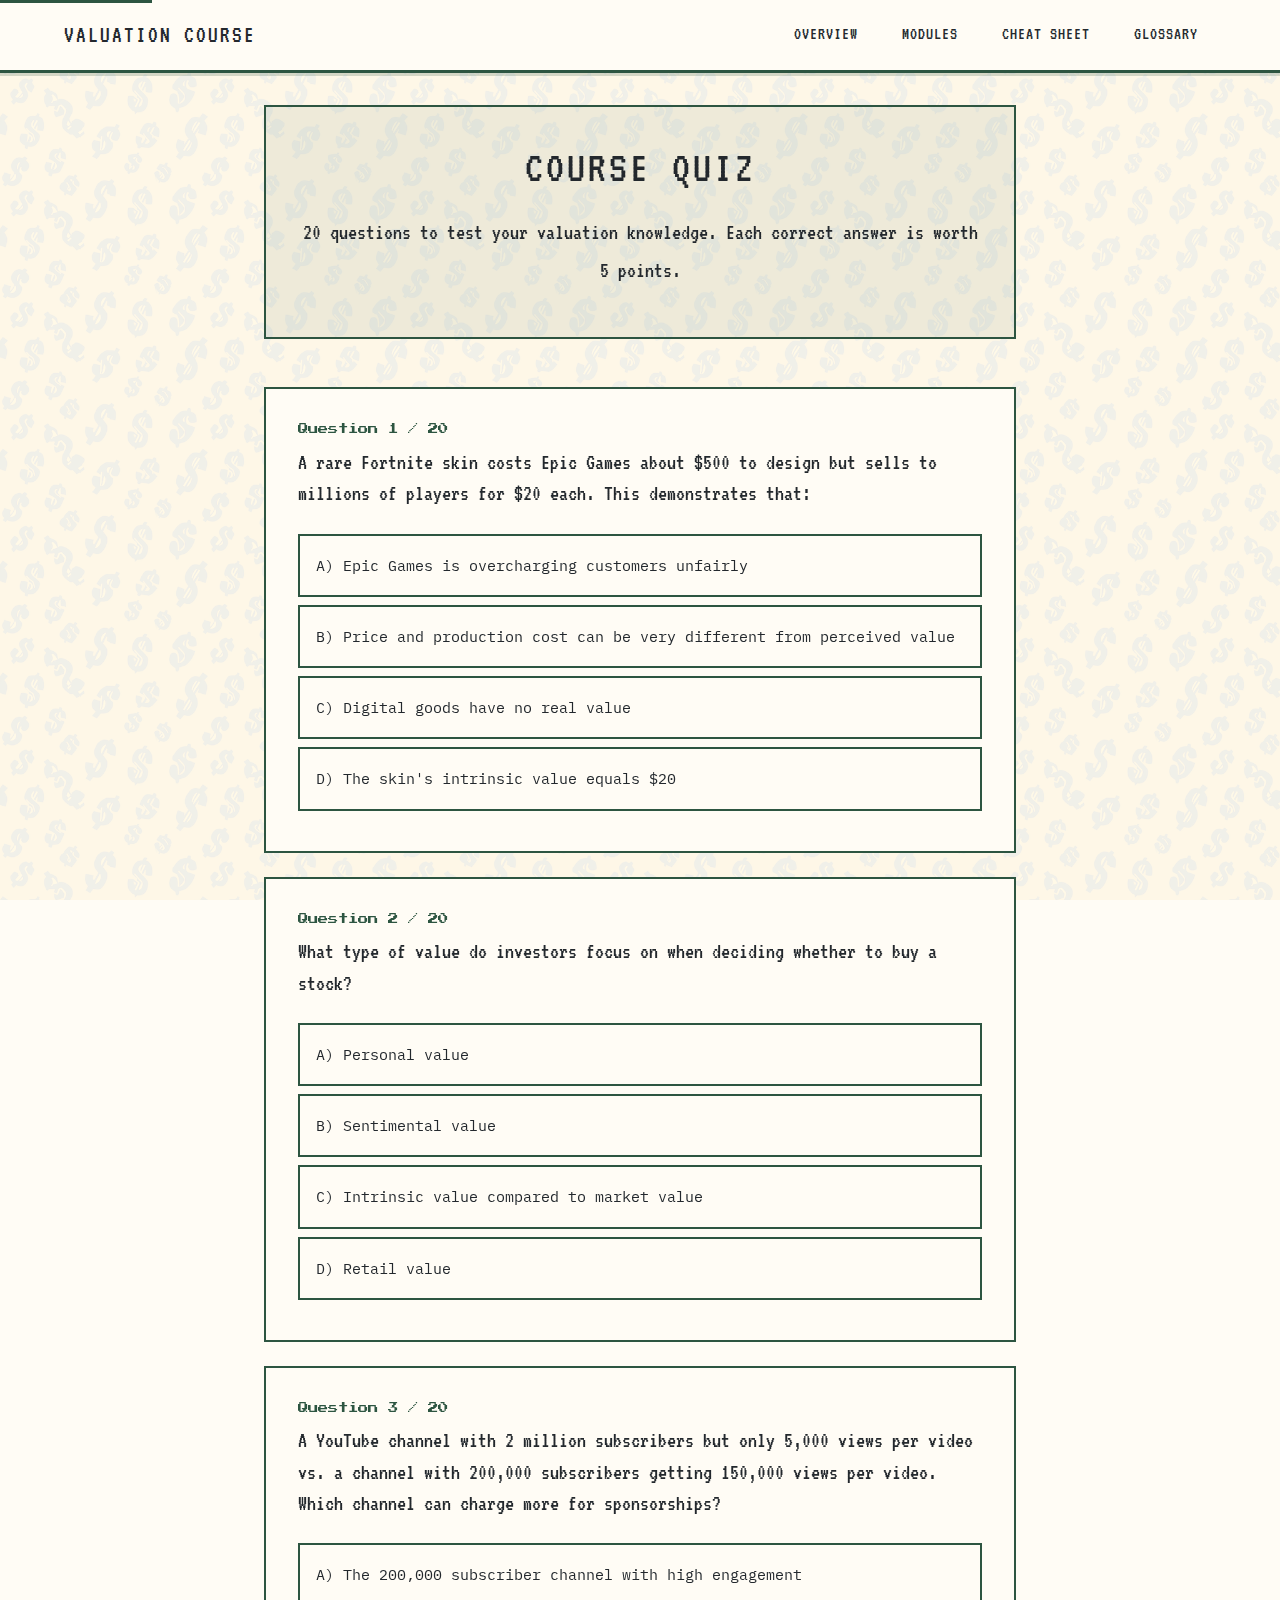
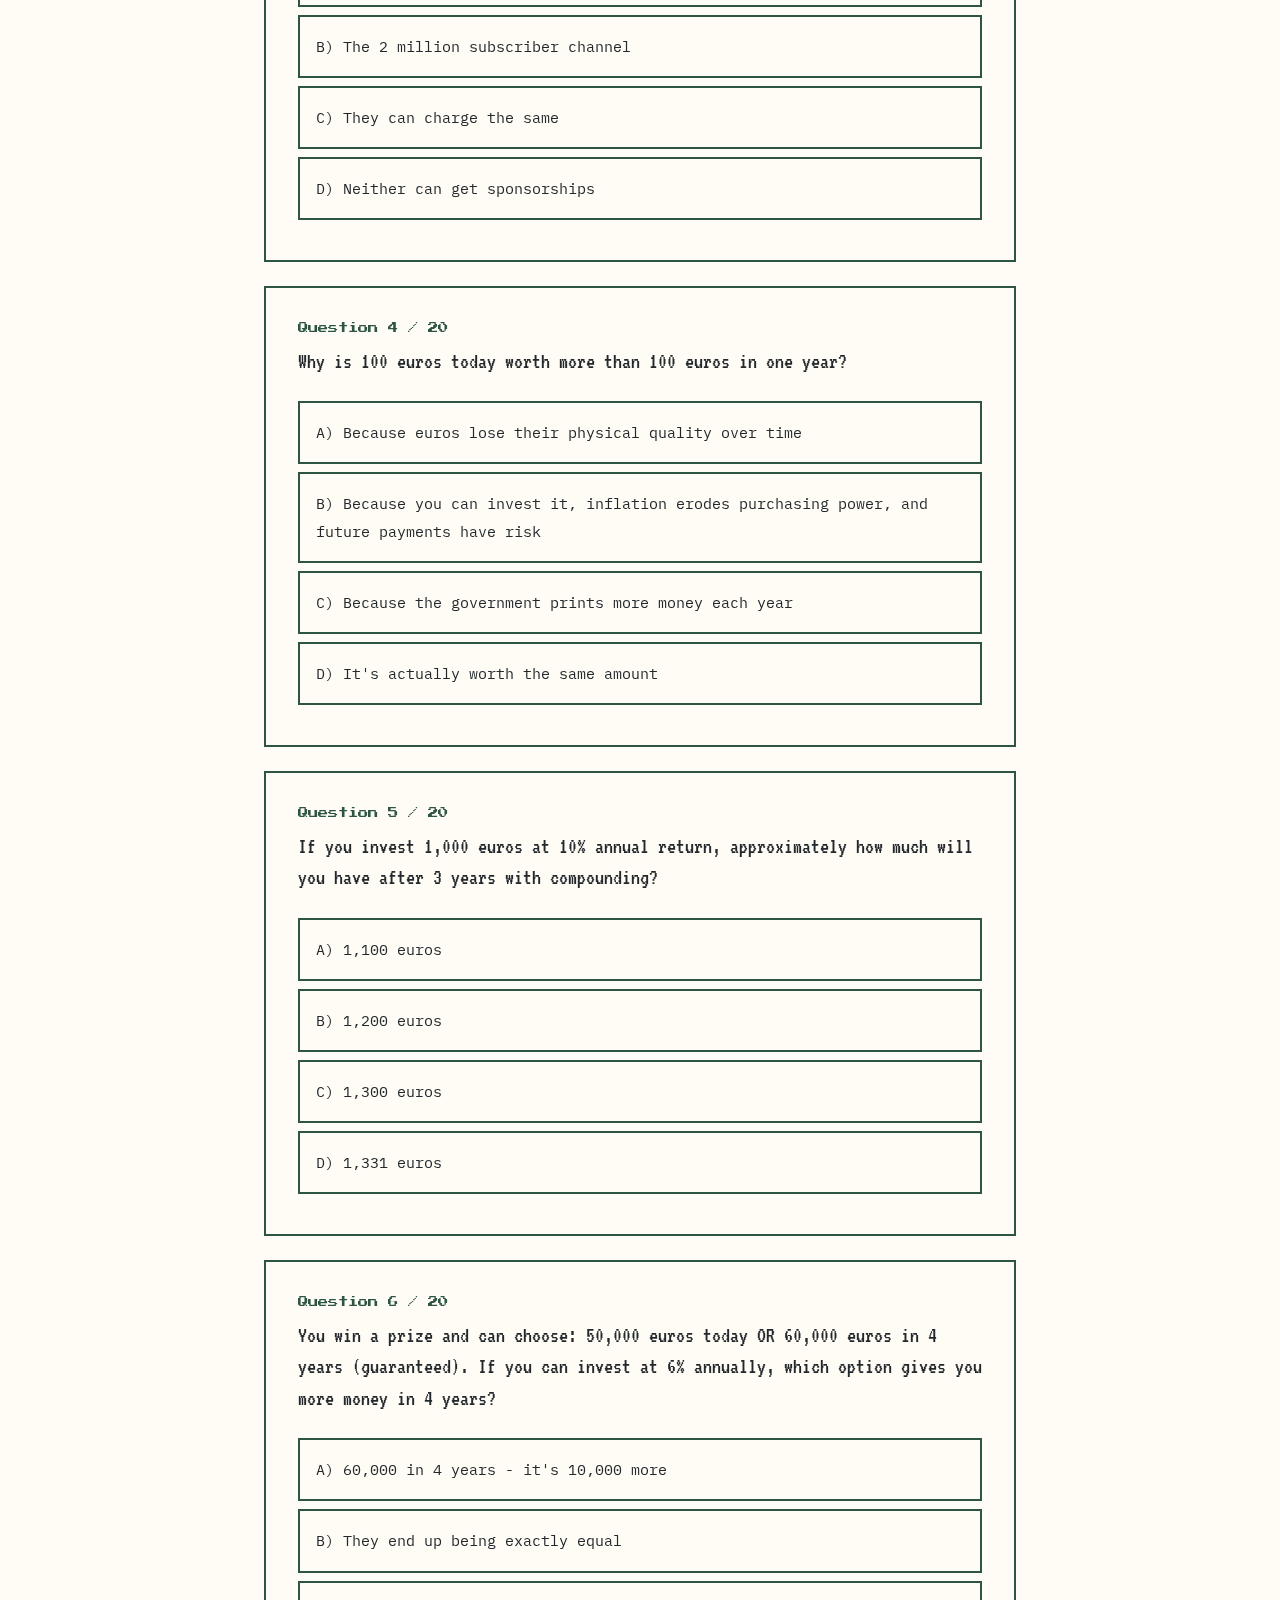
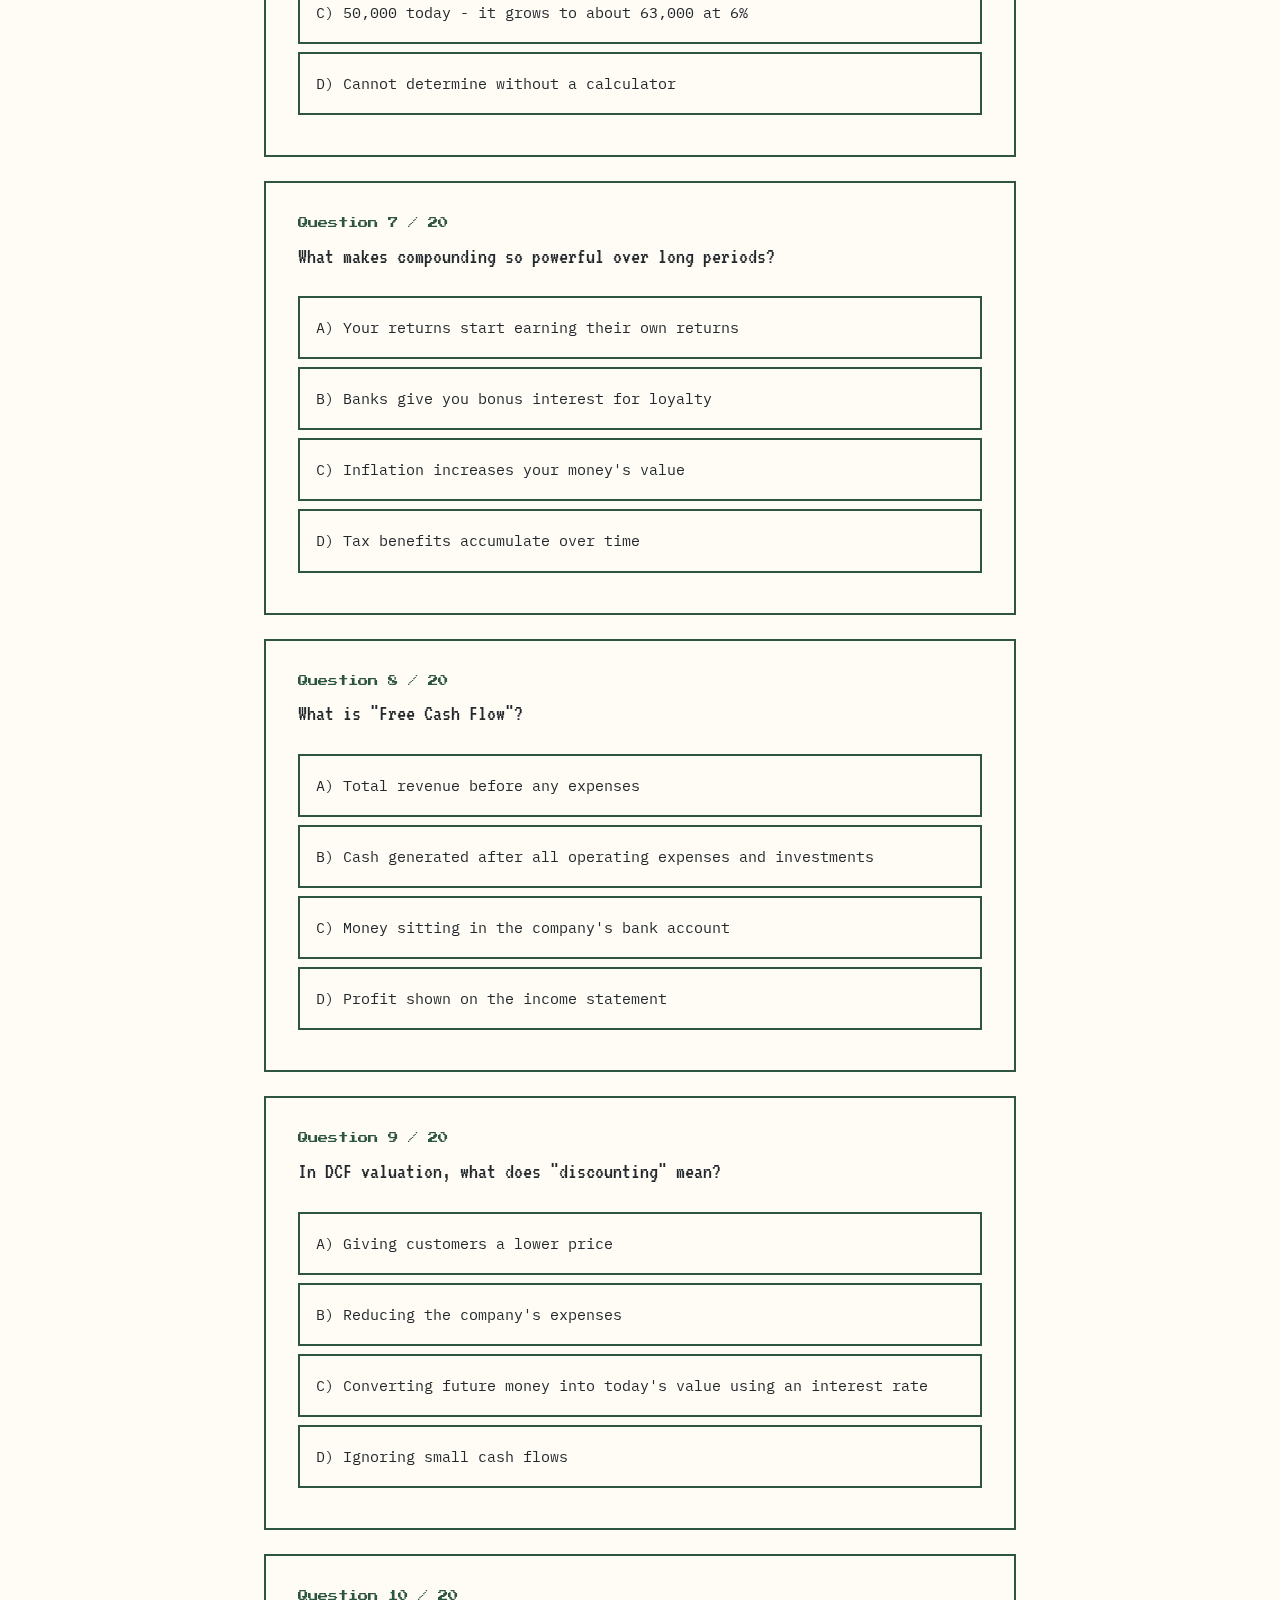
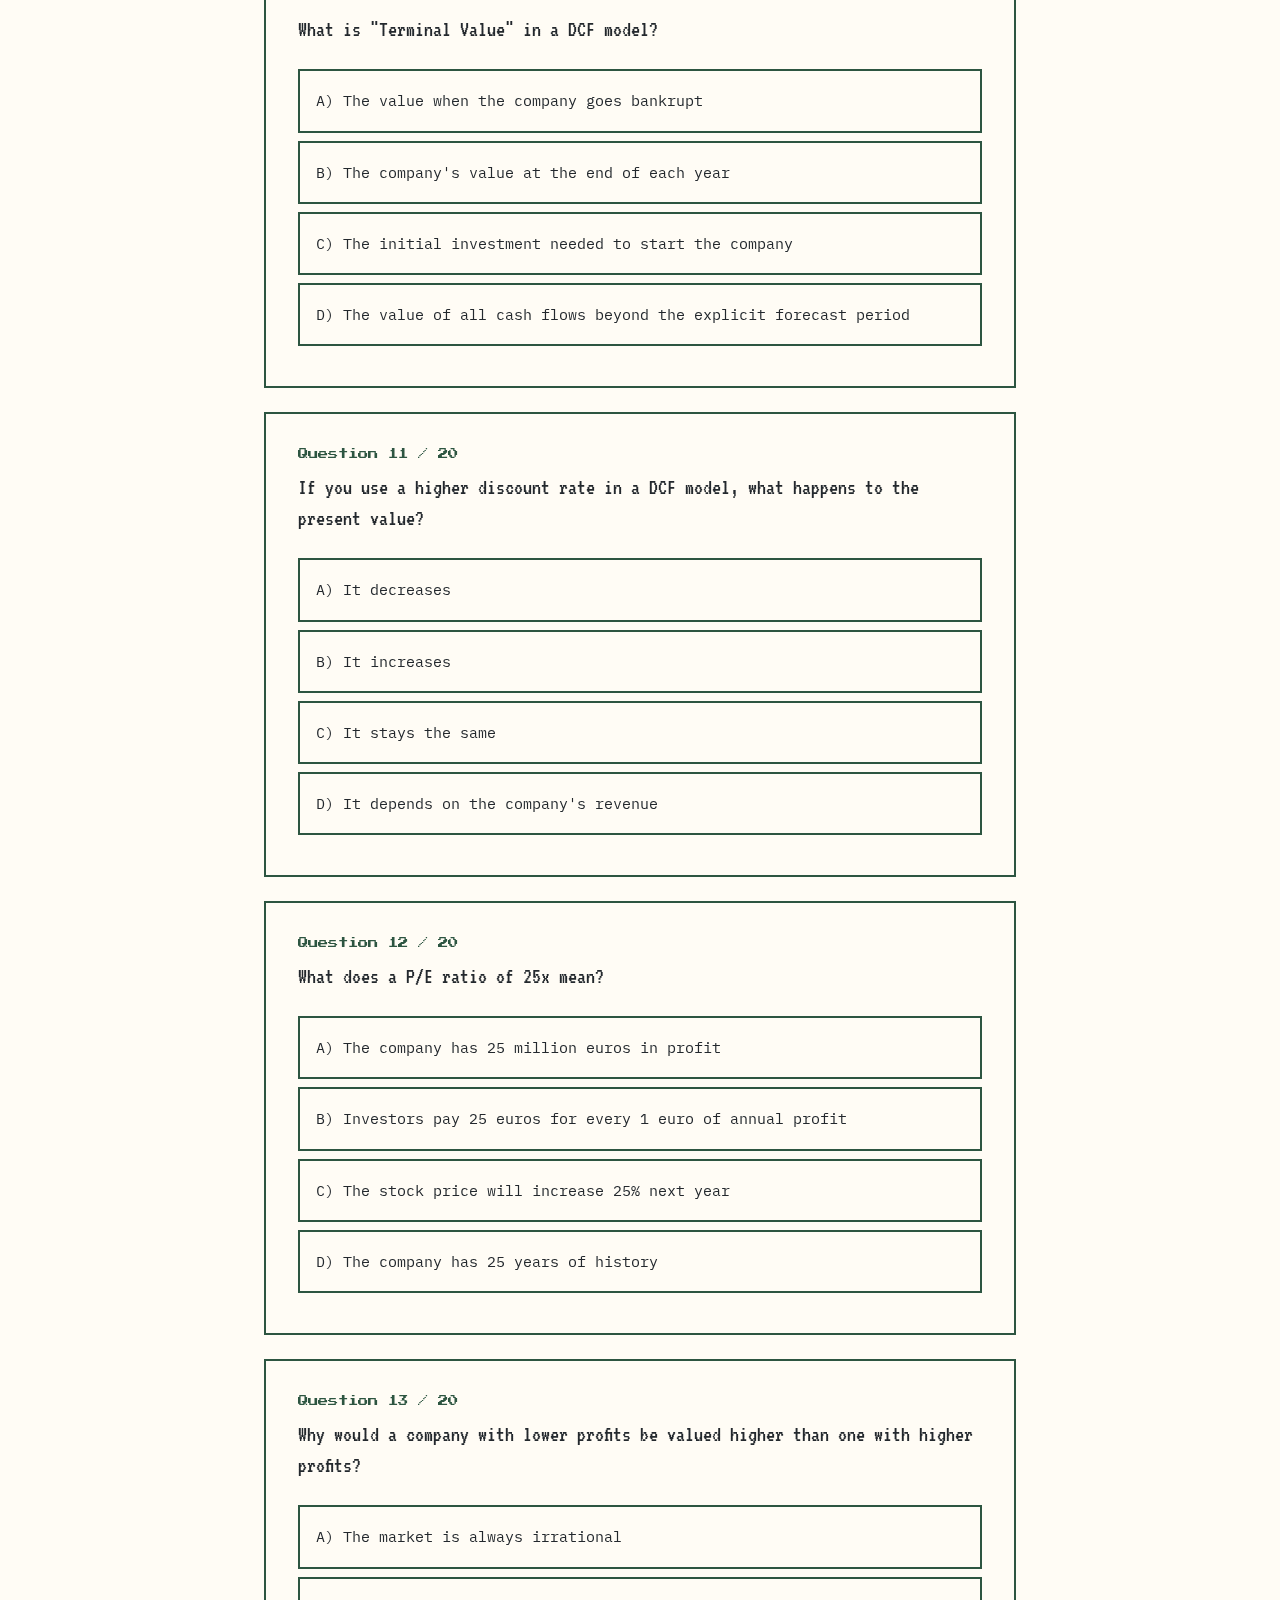
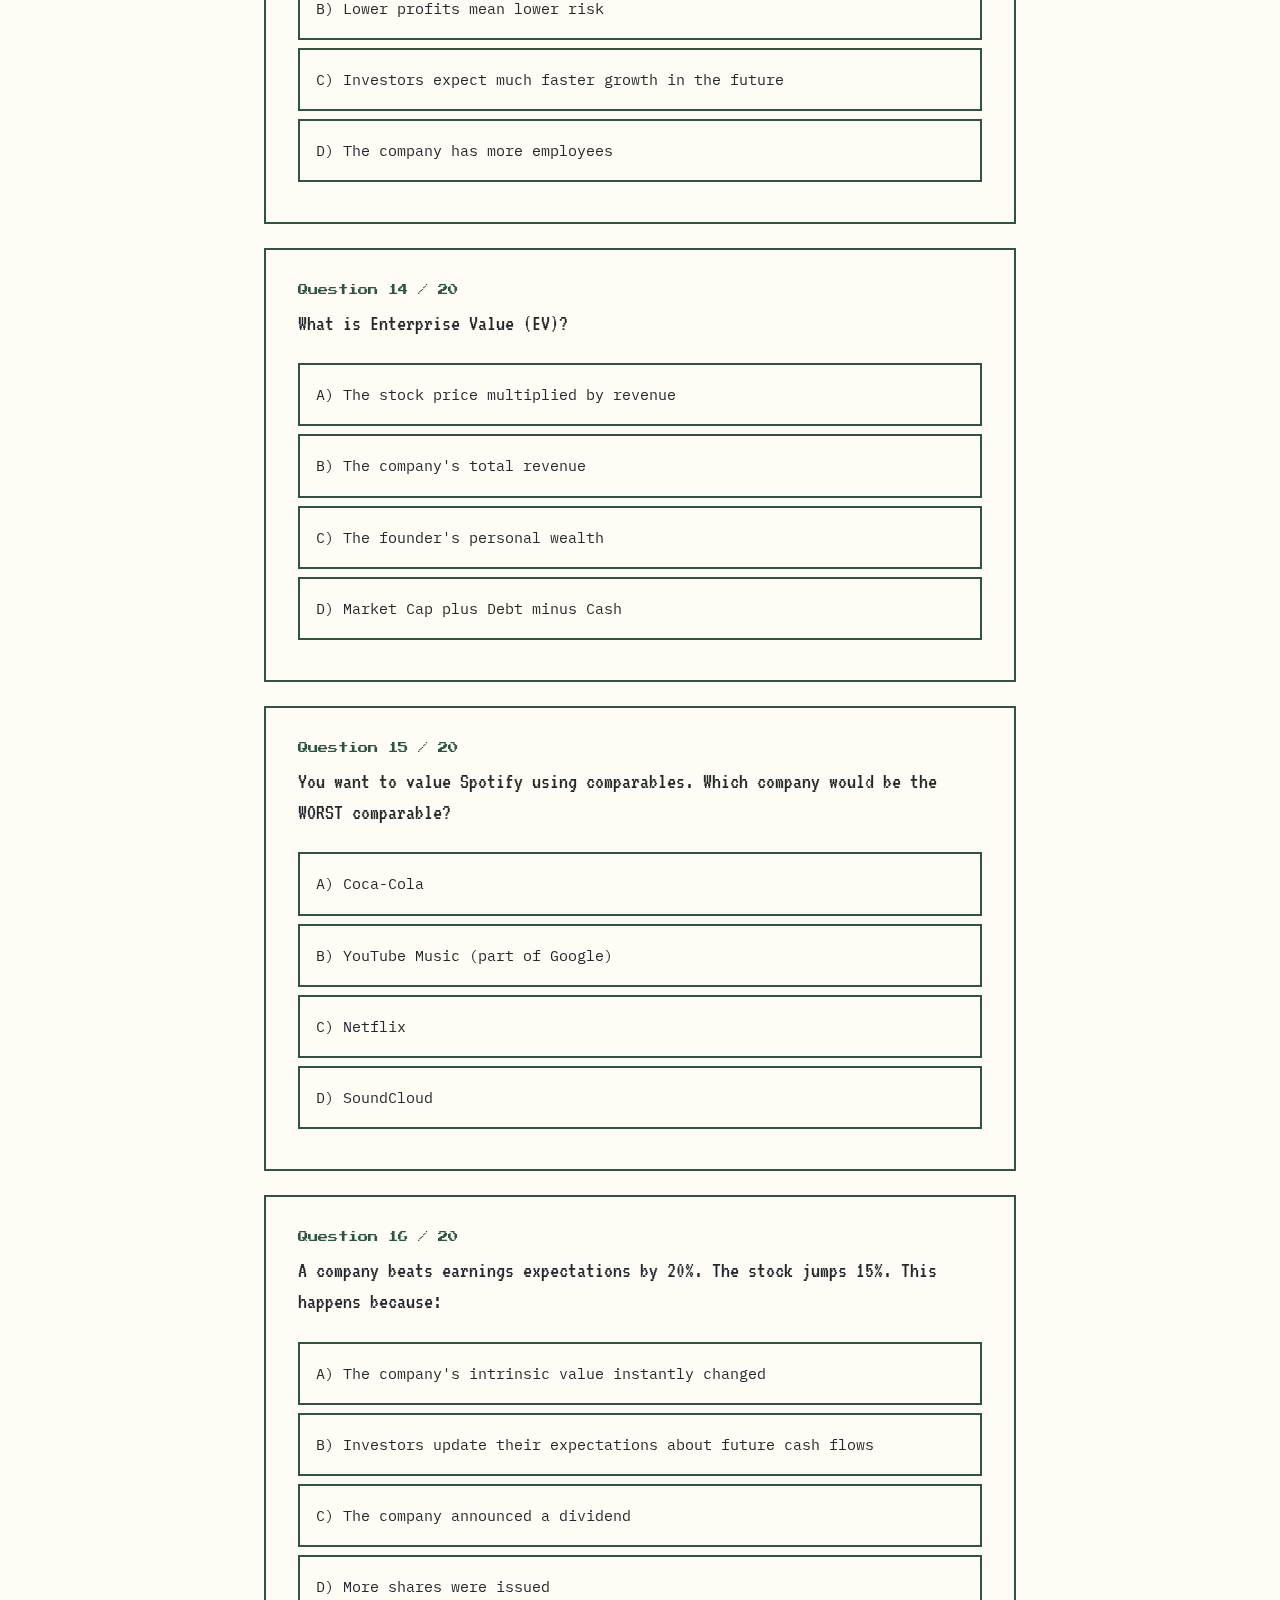
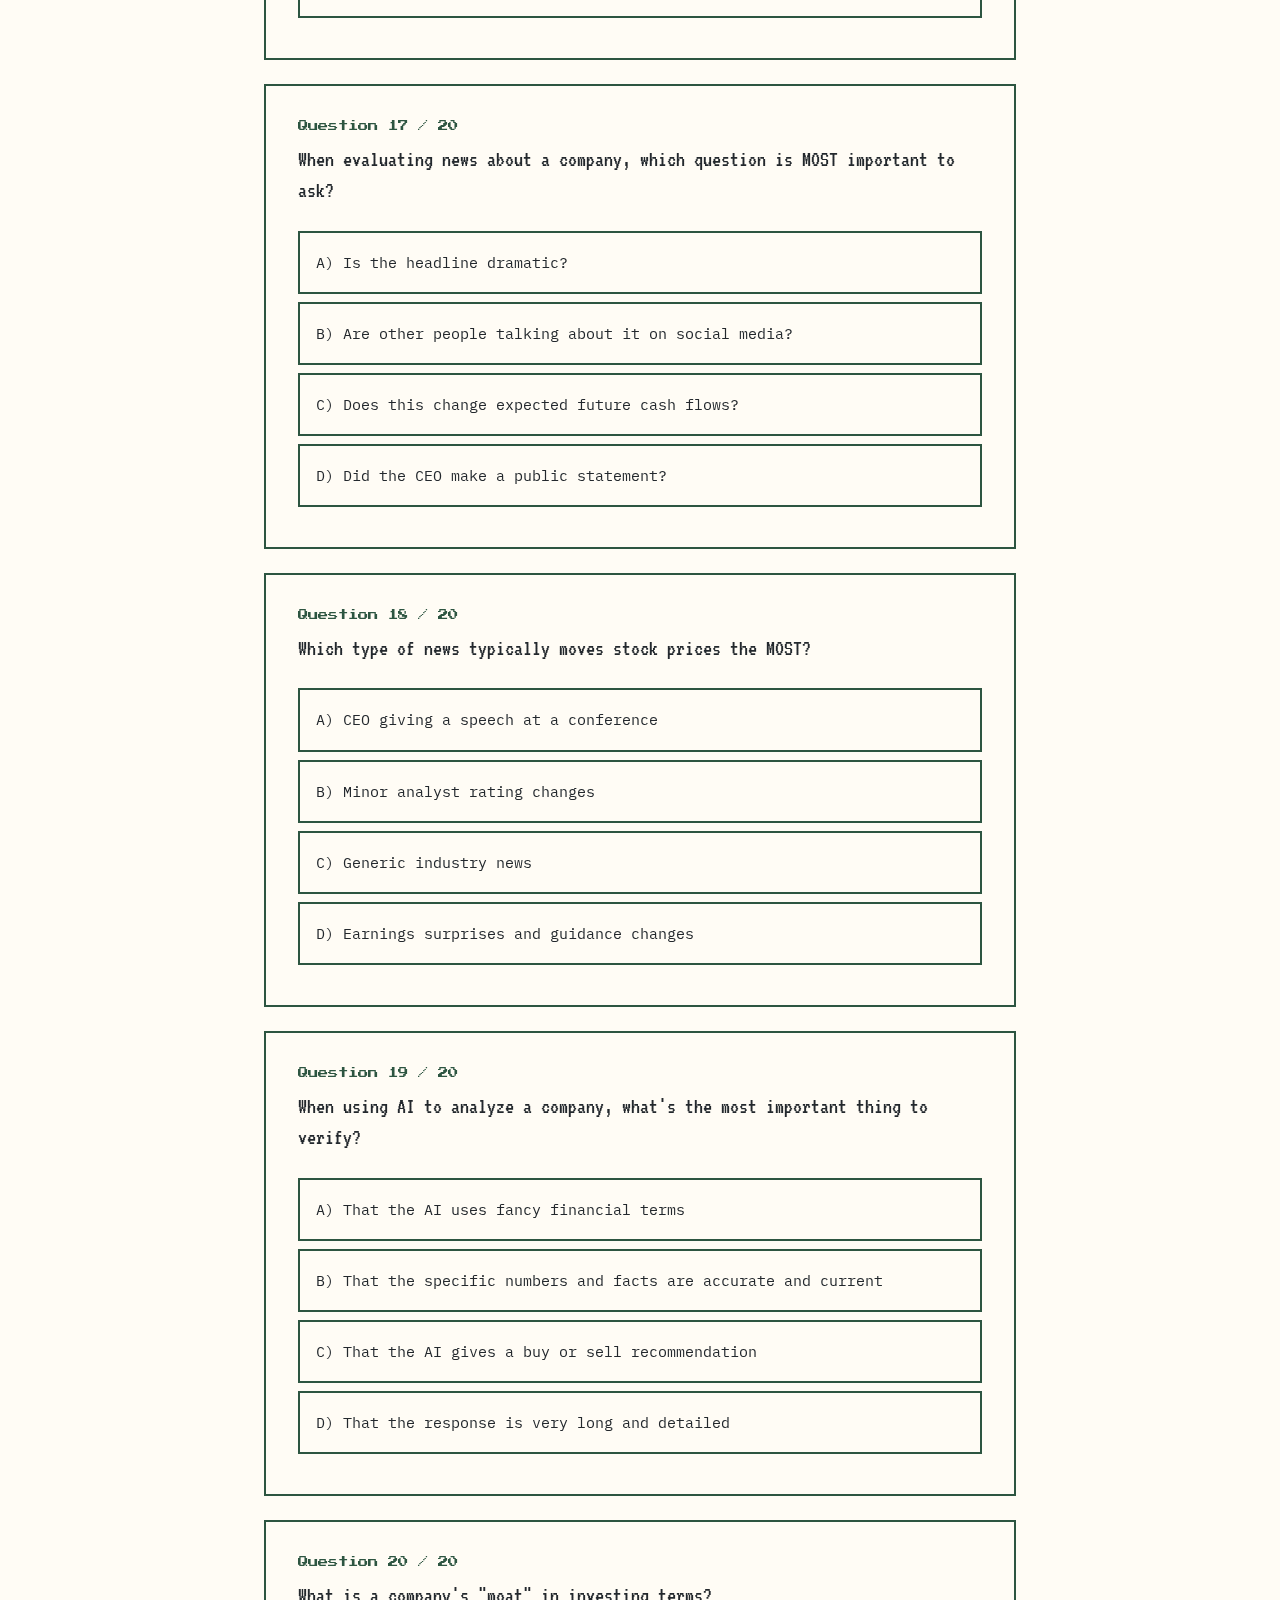
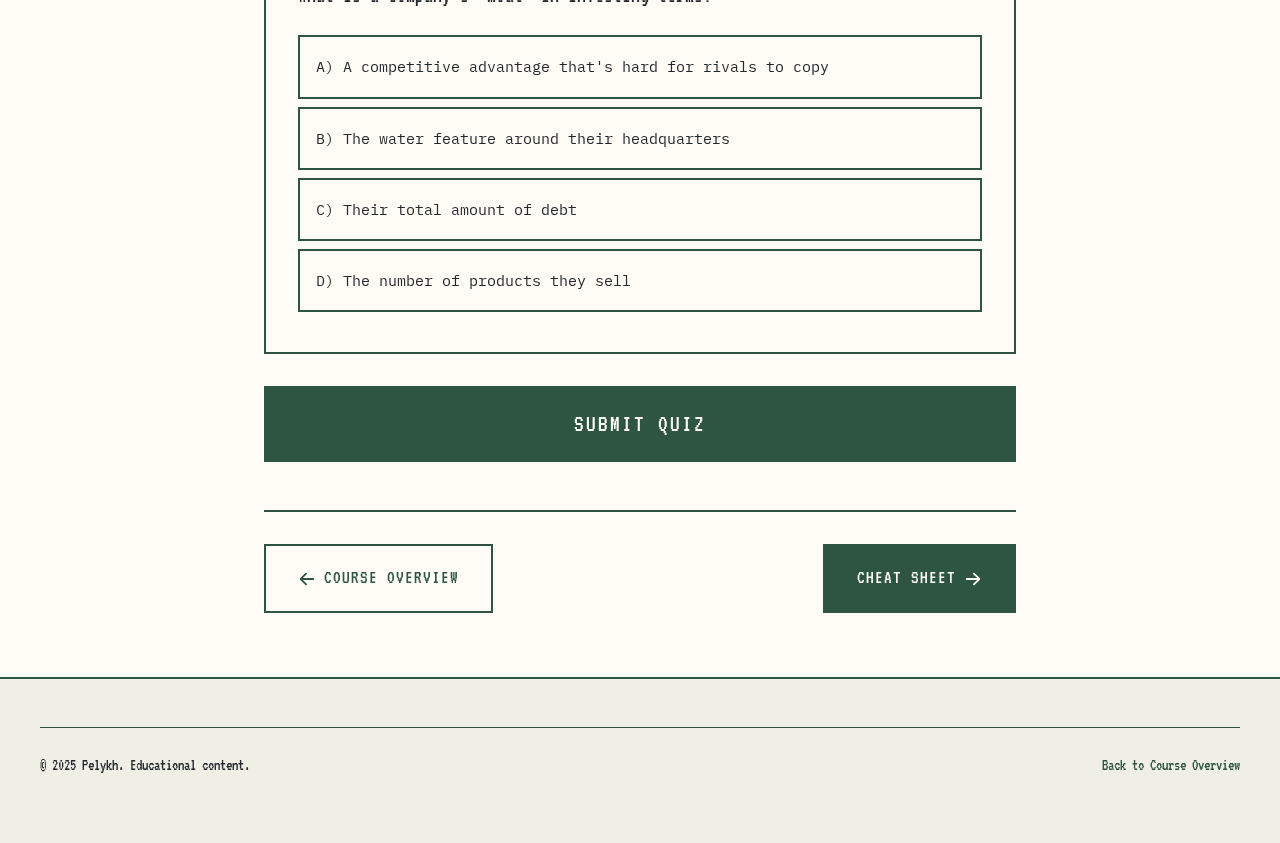
<file: valuation-course/quiz.html>
<!DOCTYPE html>
<html lang="en">
<head>
  <meta charset="UTF-8">
  <meta name="viewport" content="width=device-width, initial-scale=1.0">
  <title>Course Quiz | Valuation Course</title>
  <meta name="description" content="Test your knowledge from the Young Investor's Valuation Course with this 20-question quiz.">

  <link rel="preconnect" href="https://fonts.googleapis.com">
  <link rel="preconnect" href="https://fonts.gstatic.com" crossorigin>
  <link href="https://fonts.googleapis.com/css2?family=VT323&family=IBM+Plex+Mono:wght@400;600&family=Press+Start+2P&display=swap" rel="stylesheet">
  <link rel="stylesheet" href="assets/css/style.css">
  <script defer data-domain="pelykh.co" src="https://plausible.io/js/script.js"></script>

  <style>
    .quiz-container {
      max-width: 800px;
      margin: 0 auto;
    }

    .quiz-intro {
      background: rgba(45, 85, 65, 0.08);
      border: 2px solid var(--green);
      padding: var(--space-xl);
      margin-bottom: var(--space-2xl);
      text-align: center;
    }

    .quiz-intro h1 {
      margin-bottom: var(--space-md);
    }

    .question-block {
      background: var(--cream);
      border: 2px solid var(--green);
      padding: var(--space-xl);
      margin-bottom: var(--space-lg);
    }

    .question-number {
      font-family: 'Press Start 2P', monospace;
      font-size: 0.65rem;
      color: var(--green);
      margin-bottom: var(--space-sm);
    }

    .question-text {
      font-family: 'VT323', monospace;
      font-size: 1.4rem;
      color: var(--black);
      margin-bottom: var(--space-lg);
      line-height: 1.4;
    }

    .answer-option {
      display: block;
      padding: var(--space-md);
      margin-bottom: var(--space-sm);
      background: var(--cream);
      border: 2px solid var(--green);
      cursor: pointer;
      transition: all 0.15s ease;
    }

    .answer-option:hover {
      background: rgba(45, 85, 65, 0.1);
    }

    .answer-option.selected {
      background: rgba(45, 85, 65, 0.2);
      border-color: var(--green);
    }

    .answer-option.correct {
      background: rgba(45, 85, 65, 0.3);
      border-color: var(--green);
    }

    .answer-option.incorrect {
      background: rgba(200, 50, 50, 0.2);
      border-color: rgb(200, 50, 50);
    }

    .answer-option input {
      display: none;
    }

    .answer-option span {
      font-family: 'IBM Plex Mono', monospace;
      font-size: 0.95rem;
    }

    .submit-quiz {
      display: block;
      width: 100%;
      padding: var(--space-lg);
      background: var(--green);
      color: var(--cream);
      border: 2px solid var(--green);
      font-family: 'VT323', monospace;
      font-size: 1.5rem;
      text-transform: uppercase;
      letter-spacing: 2px;
      cursor: pointer;
      transition: all 0.15s ease;
      margin-top: var(--space-xl);
    }

    .submit-quiz:hover {
      background: var(--cream);
      color: var(--green);
    }

    .submit-quiz:disabled {
      opacity: 0.5;
      cursor: not-allowed;
    }

    .results-box {
      display: none;
      background: rgba(45, 85, 65, 0.1);
      border: 3px solid var(--green);
      padding: var(--space-2xl);
      margin-top: var(--space-2xl);
      text-align: center;
    }

    .results-box.show {
      display: block;
    }

    .score-display {
      font-family: 'Press Start 2P', monospace;
      font-size: 2.5rem;
      color: var(--green);
      margin: var(--space-lg) 0;
    }

    .score-message {
      font-family: 'VT323', monospace;
      font-size: 1.5rem;
      color: var(--black);
      margin-bottom: var(--space-lg);
    }

    .retake-btn {
      display: inline-block;
      padding: var(--space-md) var(--space-xl);
      background: var(--cream);
      color: var(--green);
      border: 2px solid var(--green);
      font-family: 'VT323', monospace;
      font-size: 1.2rem;
      text-transform: uppercase;
      text-decoration: none;
      cursor: pointer;
      transition: all 0.15s ease;
    }

    .retake-btn:hover {
      background: var(--green);
      color: var(--cream);
      text-decoration: none;
    }
  </style>
</head>
<body>
  <a href="#main-content" class="skip-link">Skip to main content</a>

  <div class="page-wrapper">
    <header class="site-header">
      <nav class="nav-container">
        <a href="index.html" class="nav-logo">Valuation Course</a>
        <button class="nav-toggle" aria-label="Toggle navigation" aria-expanded="false">
          <svg viewBox="0 0 24 24" fill="none" stroke="currentColor" stroke-width="2"><path d="M4 6h16M4 12h16M4 18h16"/></svg>
        </button>
        <div class="nav-links">
          <a href="index.html" class="nav-link">Overview</a>
          <a href="module-1.html" class="nav-link">Modules</a>
          <a href="cheat-sheet.html" class="nav-link">Cheat Sheet</a>
          <a href="glossary.html" class="nav-link">Glossary</a>
        </div>
      </nav>
    </header>

    <div class="progress-bar-container"><div class="progress-bar"></div></div>

    <main id="main-content">
      <div class="container quiz-container">

        <div class="quiz-intro">
          <h1>Course Quiz</h1>
          <p class="module-intro">20 questions to test your valuation knowledge. Each correct answer is worth 5 points.</p>
        </div>

        <form id="quizForm">

          <!-- Question 1 - Module 1 -->
          <div class="question-block" data-correct="b">
            <div class="question-number">Question 1 / 20</div>
            <div class="question-text">A rare Fortnite skin costs Epic Games about $500 to design but sells to millions of players for $20 each. This demonstrates that:</div>
            <label class="answer-option"><input type="radio" name="q1" value="a"><span>A) Epic Games is overcharging customers unfairly</span></label>
            <label class="answer-option"><input type="radio" name="q1" value="b"><span>B) Price and production cost can be very different from perceived value</span></label>
            <label class="answer-option"><input type="radio" name="q1" value="c"><span>C) Digital goods have no real value</span></label>
            <label class="answer-option"><input type="radio" name="q1" value="d"><span>D) The skin's intrinsic value equals $20</span></label>
          </div>

          <!-- Question 2 - Module 1 -->
          <div class="question-block" data-correct="c">
            <div class="question-number">Question 2 / 20</div>
            <div class="question-text">What type of value do investors focus on when deciding whether to buy a stock?</div>
            <label class="answer-option"><input type="radio" name="q2" value="a"><span>A) Personal value</span></label>
            <label class="answer-option"><input type="radio" name="q2" value="b"><span>B) Sentimental value</span></label>
            <label class="answer-option"><input type="radio" name="q2" value="c"><span>C) Intrinsic value compared to market value</span></label>
            <label class="answer-option"><input type="radio" name="q2" value="d"><span>D) Retail value</span></label>
          </div>

          <!-- Question 3 - Module 1 -->
          <div class="question-block" data-correct="a">
            <div class="question-number">Question 3 / 20</div>
            <div class="question-text">A YouTube channel with 2 million subscribers but only 5,000 views per video vs. a channel with 200,000 subscribers getting 150,000 views per video. Which channel can charge more for sponsorships?</div>
            <label class="answer-option"><input type="radio" name="q3" value="a"><span>A) The 200,000 subscriber channel with high engagement</span></label>
            <label class="answer-option"><input type="radio" name="q3" value="b"><span>B) The 2 million subscriber channel</span></label>
            <label class="answer-option"><input type="radio" name="q3" value="c"><span>C) They can charge the same</span></label>
            <label class="answer-option"><input type="radio" name="q3" value="d"><span>D) Neither can get sponsorships</span></label>
          </div>

          <!-- Question 4 - Module 2 -->
          <div class="question-block" data-correct="b">
            <div class="question-number">Question 4 / 20</div>
            <div class="question-text">Why is 100 euros today worth more than 100 euros in one year?</div>
            <label class="answer-option"><input type="radio" name="q4" value="a"><span>A) Because euros lose their physical quality over time</span></label>
            <label class="answer-option"><input type="radio" name="q4" value="b"><span>B) Because you can invest it, inflation erodes purchasing power, and future payments have risk</span></label>
            <label class="answer-option"><input type="radio" name="q4" value="c"><span>C) Because the government prints more money each year</span></label>
            <label class="answer-option"><input type="radio" name="q4" value="d"><span>D) It's actually worth the same amount</span></label>
          </div>

          <!-- Question 5 - Module 2 -->
          <div class="question-block" data-correct="d">
            <div class="question-number">Question 5 / 20</div>
            <div class="question-text">If you invest 1,000 euros at 10% annual return, approximately how much will you have after 3 years with compounding?</div>
            <label class="answer-option"><input type="radio" name="q5" value="a"><span>A) 1,100 euros</span></label>
            <label class="answer-option"><input type="radio" name="q5" value="b"><span>B) 1,200 euros</span></label>
            <label class="answer-option"><input type="radio" name="q5" value="c"><span>C) 1,300 euros</span></label>
            <label class="answer-option"><input type="radio" name="q5" value="d"><span>D) 1,331 euros</span></label>
          </div>

          <!-- Question 6 - Module 2 -->
          <div class="question-block" data-correct="c">
            <div class="question-number">Question 6 / 20</div>
            <div class="question-text">You win a prize and can choose: 50,000 euros today OR 60,000 euros in 4 years (guaranteed). If you can invest at 6% annually, which option gives you more money in 4 years?</div>
            <label class="answer-option"><input type="radio" name="q6" value="a"><span>A) 60,000 in 4 years - it's 10,000 more</span></label>
            <label class="answer-option"><input type="radio" name="q6" value="b"><span>B) They end up being exactly equal</span></label>
            <label class="answer-option"><input type="radio" name="q6" value="c"><span>C) 50,000 today - it grows to about 63,000 at 6%</span></label>
            <label class="answer-option"><input type="radio" name="q6" value="d"><span>D) Cannot determine without a calculator</span></label>
          </div>

          <!-- Question 7 - Module 2 -->
          <div class="question-block" data-correct="a">
            <div class="question-number">Question 7 / 20</div>
            <div class="question-text">What makes compounding so powerful over long periods?</div>
            <label class="answer-option"><input type="radio" name="q7" value="a"><span>A) Your returns start earning their own returns</span></label>
            <label class="answer-option"><input type="radio" name="q7" value="b"><span>B) Banks give you bonus interest for loyalty</span></label>
            <label class="answer-option"><input type="radio" name="q7" value="c"><span>C) Inflation increases your money's value</span></label>
            <label class="answer-option"><input type="radio" name="q7" value="d"><span>D) Tax benefits accumulate over time</span></label>
          </div>

          <!-- Question 8 - Module 3 -->
          <div class="question-block" data-correct="b">
            <div class="question-number">Question 8 / 20</div>
            <div class="question-text">What is "Free Cash Flow"?</div>
            <label class="answer-option"><input type="radio" name="q8" value="a"><span>A) Total revenue before any expenses</span></label>
            <label class="answer-option"><input type="radio" name="q8" value="b"><span>B) Cash generated after all operating expenses and investments</span></label>
            <label class="answer-option"><input type="radio" name="q8" value="c"><span>C) Money sitting in the company's bank account</span></label>
            <label class="answer-option"><input type="radio" name="q8" value="d"><span>D) Profit shown on the income statement</span></label>
          </div>

          <!-- Question 9 - Module 3 -->
          <div class="question-block" data-correct="c">
            <div class="question-number">Question 9 / 20</div>
            <div class="question-text">In DCF valuation, what does "discounting" mean?</div>
            <label class="answer-option"><input type="radio" name="q9" value="a"><span>A) Giving customers a lower price</span></label>
            <label class="answer-option"><input type="radio" name="q9" value="b"><span>B) Reducing the company's expenses</span></label>
            <label class="answer-option"><input type="radio" name="q9" value="c"><span>C) Converting future money into today's value using an interest rate</span></label>
            <label class="answer-option"><input type="radio" name="q9" value="d"><span>D) Ignoring small cash flows</span></label>
          </div>

          <!-- Question 10 - Module 3 -->
          <div class="question-block" data-correct="d">
            <div class="question-number">Question 10 / 20</div>
            <div class="question-text">What is "Terminal Value" in a DCF model?</div>
            <label class="answer-option"><input type="radio" name="q10" value="a"><span>A) The value when the company goes bankrupt</span></label>
            <label class="answer-option"><input type="radio" name="q10" value="b"><span>B) The company's value at the end of each year</span></label>
            <label class="answer-option"><input type="radio" name="q10" value="c"><span>C) The initial investment needed to start the company</span></label>
            <label class="answer-option"><input type="radio" name="q10" value="d"><span>D) The value of all cash flows beyond the explicit forecast period</span></label>
          </div>

          <!-- Question 11 - Module 3 -->
          <div class="question-block" data-correct="a">
            <div class="question-number">Question 11 / 20</div>
            <div class="question-text">If you use a higher discount rate in a DCF model, what happens to the present value?</div>
            <label class="answer-option"><input type="radio" name="q11" value="a"><span>A) It decreases</span></label>
            <label class="answer-option"><input type="radio" name="q11" value="b"><span>B) It increases</span></label>
            <label class="answer-option"><input type="radio" name="q11" value="c"><span>C) It stays the same</span></label>
            <label class="answer-option"><input type="radio" name="q11" value="d"><span>D) It depends on the company's revenue</span></label>
          </div>

          <!-- Question 12 - Module 4 -->
          <div class="question-block" data-correct="b">
            <div class="question-number">Question 12 / 20</div>
            <div class="question-text">What does a P/E ratio of 25x mean?</div>
            <label class="answer-option"><input type="radio" name="q12" value="a"><span>A) The company has 25 million euros in profit</span></label>
            <label class="answer-option"><input type="radio" name="q12" value="b"><span>B) Investors pay 25 euros for every 1 euro of annual profit</span></label>
            <label class="answer-option"><input type="radio" name="q12" value="c"><span>C) The stock price will increase 25% next year</span></label>
            <label class="answer-option"><input type="radio" name="q12" value="d"><span>D) The company has 25 years of history</span></label>
          </div>

          <!-- Question 13 - Module 4 -->
          <div class="question-block" data-correct="c">
            <div class="question-number">Question 13 / 20</div>
            <div class="question-text">Why would a company with lower profits be valued higher than one with higher profits?</div>
            <label class="answer-option"><input type="radio" name="q13" value="a"><span>A) The market is always irrational</span></label>
            <label class="answer-option"><input type="radio" name="q13" value="b"><span>B) Lower profits mean lower risk</span></label>
            <label class="answer-option"><input type="radio" name="q13" value="c"><span>C) Investors expect much faster growth in the future</span></label>
            <label class="answer-option"><input type="radio" name="q13" value="d"><span>D) The company has more employees</span></label>
          </div>

          <!-- Question 14 - Module 4 -->
          <div class="question-block" data-correct="d">
            <div class="question-number">Question 14 / 20</div>
            <div class="question-text">What is Enterprise Value (EV)?</div>
            <label class="answer-option"><input type="radio" name="q14" value="a"><span>A) The stock price multiplied by revenue</span></label>
            <label class="answer-option"><input type="radio" name="q14" value="b"><span>B) The company's total revenue</span></label>
            <label class="answer-option"><input type="radio" name="q14" value="c"><span>C) The founder's personal wealth</span></label>
            <label class="answer-option"><input type="radio" name="q14" value="d"><span>D) Market Cap plus Debt minus Cash</span></label>
          </div>

          <!-- Question 15 - Module 4 -->
          <div class="question-block" data-correct="a">
            <div class="question-number">Question 15 / 20</div>
            <div class="question-text">You want to value Spotify using comparables. Which company would be the WORST comparable?</div>
            <label class="answer-option"><input type="radio" name="q15" value="a"><span>A) Coca-Cola</span></label>
            <label class="answer-option"><input type="radio" name="q15" value="b"><span>B) YouTube Music (part of Google)</span></label>
            <label class="answer-option"><input type="radio" name="q15" value="c"><span>C) Netflix</span></label>
            <label class="answer-option"><input type="radio" name="q15" value="d"><span>D) SoundCloud</span></label>
          </div>

          <!-- Question 16 - Module 5 -->
          <div class="question-block" data-correct="b">
            <div class="question-number">Question 16 / 20</div>
            <div class="question-text">A company beats earnings expectations by 20%. The stock jumps 15%. This happens because:</div>
            <label class="answer-option"><input type="radio" name="q16" value="a"><span>A) The company's intrinsic value instantly changed</span></label>
            <label class="answer-option"><input type="radio" name="q16" value="b"><span>B) Investors update their expectations about future cash flows</span></label>
            <label class="answer-option"><input type="radio" name="q16" value="c"><span>C) The company announced a dividend</span></label>
            <label class="answer-option"><input type="radio" name="q16" value="d"><span>D) More shares were issued</span></label>
          </div>

          <!-- Question 17 - Module 5 -->
          <div class="question-block" data-correct="c">
            <div class="question-number">Question 17 / 20</div>
            <div class="question-text">When evaluating news about a company, which question is MOST important to ask?</div>
            <label class="answer-option"><input type="radio" name="q17" value="a"><span>A) Is the headline dramatic?</span></label>
            <label class="answer-option"><input type="radio" name="q17" value="b"><span>B) Are other people talking about it on social media?</span></label>
            <label class="answer-option"><input type="radio" name="q17" value="c"><span>C) Does this change expected future cash flows?</span></label>
            <label class="answer-option"><input type="radio" name="q17" value="d"><span>D) Did the CEO make a public statement?</span></label>
          </div>

          <!-- Question 18 - Module 5 -->
          <div class="question-block" data-correct="d">
            <div class="question-number">Question 18 / 20</div>
            <div class="question-text">Which type of news typically moves stock prices the MOST?</div>
            <label class="answer-option"><input type="radio" name="q18" value="a"><span>A) CEO giving a speech at a conference</span></label>
            <label class="answer-option"><input type="radio" name="q18" value="b"><span>B) Minor analyst rating changes</span></label>
            <label class="answer-option"><input type="radio" name="q18" value="c"><span>C) Generic industry news</span></label>
            <label class="answer-option"><input type="radio" name="q18" value="d"><span>D) Earnings surprises and guidance changes</span></label>
          </div>

          <!-- Question 19 - Module 6 -->
          <div class="question-block" data-correct="b">
            <div class="question-number">Question 19 / 20</div>
            <div class="question-text">When using AI to analyze a company, what's the most important thing to verify?</div>
            <label class="answer-option"><input type="radio" name="q19" value="a"><span>A) That the AI uses fancy financial terms</span></label>
            <label class="answer-option"><input type="radio" name="q19" value="b"><span>B) That the specific numbers and facts are accurate and current</span></label>
            <label class="answer-option"><input type="radio" name="q19" value="c"><span>C) That the AI gives a buy or sell recommendation</span></label>
            <label class="answer-option"><input type="radio" name="q19" value="d"><span>D) That the response is very long and detailed</span></label>
          </div>

          <!-- Question 20 - Module 6 -->
          <div class="question-block" data-correct="a">
            <div class="question-number">Question 20 / 20</div>
            <div class="question-text">What is a company's "moat" in investing terms?</div>
            <label class="answer-option"><input type="radio" name="q20" value="a"><span>A) A competitive advantage that's hard for rivals to copy</span></label>
            <label class="answer-option"><input type="radio" name="q20" value="b"><span>B) The water feature around their headquarters</span></label>
            <label class="answer-option"><input type="radio" name="q20" value="c"><span>C) Their total amount of debt</span></label>
            <label class="answer-option"><input type="radio" name="q20" value="d"><span>D) The number of products they sell</span></label>
          </div>

          <button type="button" class="submit-quiz" id="submitQuiz">Submit Quiz</button>
        </form>

        <div class="results-box" id="resultsBox">
          <h2>Quiz Complete!</h2>
          <div class="score-display" id="scoreDisplay">0 / 100</div>
          <div class="score-message" id="scoreMessage"></div>
          <button class="retake-btn" onclick="location.reload()">Retake Quiz</button>
          <a href="index.html" class="retake-btn" style="margin-left: 10px;">Back to Course</a>
        </div>

        <!-- Navigation -->
        <nav class="module-nav" style="margin-top: var(--space-2xl);">
          <a href="index.html" class="nav-btn nav-btn-prev">
            <svg viewBox="0 0 20 20" fill="currentColor"><path fill-rule="evenodd" d="M9.707 16.707a1 1 0 01-1.414 0l-6-6a1 1 0 010-1.414l6-6a1 1 0 011.414 1.414L5.414 9H17a1 1 0 110 2H5.414l4.293 4.293a1 1 0 010 1.414z" clip-rule="evenodd"/></svg>
            Course Overview
          </a>
          <a href="cheat-sheet.html" class="nav-btn nav-btn-next">
            Cheat Sheet
            <svg viewBox="0 0 20 20" fill="currentColor"><path fill-rule="evenodd" d="M10.293 3.293a1 1 0 011.414 0l6 6a1 1 0 010 1.414l-6 6a1 1 0 01-1.414-1.414L14.586 11H3a1 1 0 110-2h11.586l-4.293-4.293a1 1 0 010-1.414z" clip-rule="evenodd"/></svg>
          </a>
        </nav>
      </div>
    </main>

    <footer class="site-footer">
      <div class="footer-content">
        <div class="footer-bottom">
          <p>&copy; 2025 Pelykh. Educational content.</p>
          <p><a href="index.html">Back to Course Overview</a></p>
        </div>
      </div>
    </footer>
  </div>

  <script src="assets/js/main.js"></script>
  <script>
    document.getElementById('submitQuiz').addEventListener('click', function() {
      const questions = document.querySelectorAll('.question-block');
      let score = 0;
      let answered = 0;

      questions.forEach((question, index) => {
        const correctAnswer = question.dataset.correct;
        const selected = question.querySelector('input:checked');
        const options = question.querySelectorAll('.answer-option');

        // Reset styles
        options.forEach(opt => {
          opt.classList.remove('correct', 'incorrect', 'selected');
        });

        if (selected) {
          answered++;
          const selectedLabel = selected.closest('.answer-option');

          if (selected.value === correctAnswer) {
            score += 5;
            selectedLabel.classList.add('correct');
          } else {
            selectedLabel.classList.add('incorrect');
            // Show correct answer
            options.forEach(opt => {
              if (opt.querySelector('input').value === correctAnswer) {
                opt.classList.add('correct');
              }
            });
          }
        } else {
          // Show correct answer for unanswered
          options.forEach(opt => {
            if (opt.querySelector('input').value === correctAnswer) {
              opt.classList.add('correct');
            }
          });
        }
      });

      // Display results
      const resultsBox = document.getElementById('resultsBox');
      const scoreDisplay = document.getElementById('scoreDisplay');
      const scoreMessage = document.getElementById('scoreMessage');

      scoreDisplay.textContent = score + ' / 100';

      if (score === 100) {
        scoreMessage.textContent = 'Perfect score! You have mastered valuation fundamentals!';
      } else if (score >= 80) {
        scoreMessage.textContent = 'Excellent work! You have a strong understanding of valuation concepts.';
      } else if (score >= 60) {
        scoreMessage.textContent = 'Good job! Review the modules where you missed questions.';
      } else if (score >= 40) {
        scoreMessage.textContent = 'Keep learning! Consider reviewing the course material again.';
      } else {
        scoreMessage.textContent = 'Take your time to study each module before retaking the quiz.';
      }

      resultsBox.classList.add('show');
      resultsBox.scrollIntoView({ behavior: 'smooth' });

      // Disable submit button
      this.disabled = true;
      this.textContent = 'Quiz Submitted';
    });

    // Add click handlers to options
    document.querySelectorAll('.answer-option').forEach(option => {
      option.addEventListener('click', function() {
        const questionBlock = this.closest('.question-block');
        questionBlock.querySelectorAll('.answer-option').forEach(opt => {
          opt.classList.remove('selected');
        });
        this.classList.add('selected');
        this.querySelector('input').checked = true;
      });
    });
  </script>
</body>
</html>
</file>
<file: valuation-course/assets/css/style.css>
/* ============================================
   Young Investor's Valuation Course
   1980s RETRO STYLE - Wall Street Edition
   ============================================ */

/* 1980s Color Palette - Lighter Version */
:root {
  --gold: rgb(180, 140, 50);
  --black: rgb(35, 40, 45);
  --green: rgb(45, 85, 65);
  --off-white: rgb(250, 248, 244);
  --cream: rgb(255, 252, 245);

  /* Functional assignments */
  --bg-primary: var(--cream);
  --bg-secondary: var(--green);
  --text-primary: var(--black);
  --text-heading: var(--gold);
  --accent: var(--gold);
  --border: var(--gold);

  /* Semantic */
  --color-success: #00ff00;
  --color-error: #ff0000;

  /* Spacing */
  --space-xs: 0.25rem;
  --space-sm: 0.5rem;
  --space-md: 1rem;
  --space-lg: 1.5rem;
  --space-xl: 2rem;
  --space-2xl: 3rem;
  --space-3xl: 4rem;

  /* Transitions */
  --transition-fast: 100ms ease;
  --transition-normal: 200ms ease;

  /* Layout */
  --max-width: 900px;
  --nav-height: 70px;
}

/* NO DARK MODE - Always dark */
[data-theme="dark"] {
  /* Same as default - retro is always dark */
}

/* ============================================
   Reset & Base - SQUARE SHAPES ONLY
   ============================================ */
*, *::before, *::after {
  box-sizing: border-box;
  margin: 0;
  padding: 0;
  border-radius: 0 !important;
}

@media (prefers-reduced-motion: reduce) {
  *, *::before, *::after {
    animation-duration: 0.01ms !important;
    animation-iteration-count: 1 !important;
    transition-duration: 0.01ms !important;
  }
}

html {
  scroll-behavior: smooth;
  font-size: 16px;
}

body {
  font-family: 'IBM Plex Mono', 'Courier New', monospace;
  font-size: 1rem;
  line-height: 1.7;
  color: var(--black);
  background-color: var(--cream);
  background-image: url('../../images/00-background tile.png');
  background-repeat: repeat;
  background-size: 200px;
  background-attachment: fixed;
  -webkit-font-smoothing: antialiased;
  -moz-osx-font-smoothing: grayscale;
}

/* Light overlay for readability */
body::before {
  content: '';
  position: fixed;
  top: 0;
  left: 0;
  width: 100%;
  height: 100%;
  background: rgba(255, 252, 245, 0.94);
  z-index: -1;
  pointer-events: none;
}

/* ============================================
   Typography - VT323 + IBM Plex Mono
   ============================================ */
h1, h2, h3, h4, h5, h6 {
  font-family: 'VT323', 'Courier New', monospace;
  font-weight: 400;
  line-height: 1.3;
  color: var(--black);
  text-transform: uppercase;
  letter-spacing: 2px;
  margin-bottom: var(--space-md);
}

h1 { font-size: 2.8rem; letter-spacing: 3px; }
h2 { font-size: 2.2rem; margin-top: var(--space-2xl); }
h3 { font-size: 1.8rem; margin-top: var(--space-xl); }
h4 { font-size: 1.4rem; margin-top: var(--space-lg); }

@media (max-width: 640px) {
  h1 { font-size: 2rem; }
  h2 { font-size: 1.6rem; }
  h3 { font-size: 1.4rem; }
}

p {
  margin-bottom: var(--space-md);
}

a {
  color: var(--green);
  text-decoration: none;
  transition: all var(--transition-fast);
}

a:hover {
  color: var(--gold);
  text-decoration: underline;
}

strong {
  font-weight: 600;
  color: var(--black);
}

em {
  font-style: italic;
}

/* ============================================
   Layout
   ============================================ */
.container {
  width: 100%;
  max-width: var(--max-width);
  margin: 0 auto;
  padding: 0 var(--space-lg);
}

.page-wrapper {
  min-height: 100vh;
  display: flex;
  flex-direction: column;
}

main {
  flex: 1;
  padding: var(--space-xl) 0 var(--space-3xl);
}

/* ============================================
   Header & Navigation - Terminal Style
   ============================================ */
.site-header {
  position: sticky;
  top: 0;
  z-index: 100;
  background: var(--cream);
  border-bottom: 3px solid var(--green);
}

.nav-container {
  display: flex;
  align-items: center;
  justify-content: space-between;
  height: var(--nav-height);
  padding: 0 var(--space-lg);
  max-width: 1200px;
  margin: 0 auto;
}

.nav-logo {
  font-family: 'VT323', monospace;
  font-weight: 400;
  font-size: 1.5rem;
  color: var(--black);
  text-decoration: none;
  text-transform: uppercase;
  letter-spacing: 2px;
}

.nav-logo:hover {
  color: var(--green);
  text-decoration: none;
}

.nav-links {
  display: flex;
  align-items: center;
  gap: var(--space-sm);
}

.nav-link {
  font-family: 'VT323', monospace;
  font-size: 1.1rem;
  color: var(--black);
  padding: var(--space-sm) var(--space-md);
  border: 2px solid transparent;
  text-transform: uppercase;
  letter-spacing: 1px;
  transition: all var(--transition-fast);
}

.nav-link:hover {
  border: 2px solid var(--green);
  text-decoration: none;
}

.nav-link.active {
  border: 2px solid var(--green);
  background: var(--green);
  color: var(--cream);
}

/* Mobile Navigation */
.nav-toggle {
  display: none;
  background: none;
  border: 2px solid var(--green);
  padding: var(--space-sm);
  cursor: pointer;
  color: var(--green);
}

.nav-toggle svg {
  width: 24px;
  height: 24px;
}

@media (max-width: 768px) {
  .nav-toggle {
    display: block;
  }

  .nav-links {
    position: fixed;
    top: var(--nav-height);
    left: 0;
    right: 0;
    background: var(--cream);
    border-bottom: 3px solid var(--green);
    flex-direction: column;
    padding: var(--space-md);
    transform: translateY(-100%);
    opacity: 0;
    visibility: hidden;
    transition: all var(--transition-normal);
  }

  .nav-links.open {
    transform: translateY(0);
    opacity: 1;
    visibility: visible;
  }

  .nav-link {
    width: 100%;
    text-align: center;
    padding: var(--space-md);
  }
}

/* Theme Toggle - Hidden in retro mode */
.theme-toggle {
  display: none;
}

/* ============================================
   Progress Bar - Retro Loading Style
   ============================================ */
.progress-bar-container {
  position: fixed;
  top: var(--nav-height);
  left: 0;
  right: 0;
  height: 6px;
  background: rgba(45, 85, 65, 0.2);
  z-index: 99;
}

.progress-bar {
  height: 100%;
  background: var(--green);
  width: 0%;
  transition: width var(--transition-normal);
}

/* Module Progress */
.module-progress {
  display: flex;
  gap: var(--space-sm);
  margin-bottom: var(--space-xl);
  flex-wrap: wrap;
}

.module-progress-item {
  display: flex;
  align-items: center;
  gap: var(--space-xs);
  padding: var(--space-xs) var(--space-sm);
  background: var(--cream);
  border: 2px solid var(--green);
  font-family: 'VT323', monospace;
  font-size: 1rem;
  color: var(--green);
  text-decoration: none;
  transition: all var(--transition-fast);
}

.module-progress-item:hover {
  background: var(--green);
  color: var(--cream);
  text-decoration: none;
}

.module-progress-item.completed {
  background: rgba(45, 85, 65, 0.2);
}

.module-progress-item.current {
  background: var(--green);
  color: var(--cream);
}

.module-progress-item .check-icon {
  width: 14px;
  height: 14px;
}

/* ============================================
   Course Landing Page - Hero
   ============================================ */
.hero {
  text-align: center;
  padding: var(--space-3xl) var(--space-lg);
  background: rgba(45, 85, 65, 0.08);
  border: 3px solid var(--green);
  margin-bottom: var(--space-2xl);
}

.hero h1 {
  margin-bottom: var(--space-md);
}

.hero p {
  font-size: 1.125rem;
  max-width: 600px;
  margin: 0 auto var(--space-xl);
  color: var(--black);
}

.hero-cta {
  display: inline-flex;
  align-items: center;
  gap: var(--space-sm);
  background: var(--green);
  color: var(--cream);
  font-family: 'VT323', monospace;
  font-size: 1.4rem;
  font-weight: 400;
  padding: var(--space-md) var(--space-xl);
  border: 3px solid var(--green);
  text-decoration: none;
  text-transform: uppercase;
  letter-spacing: 2px;
  transition: all var(--transition-fast);
}

.hero-cta:hover {
  background: var(--cream);
  color: var(--green);
  text-decoration: none;
}

/* Module Cards Grid */
.modules-grid {
  display: grid;
  grid-template-columns: repeat(auto-fit, minmax(280px, 1fr));
  gap: var(--space-lg);
  margin-top: var(--space-xl);
}

.module-card {
  background: var(--cream);
  border: 2px solid var(--green);
  padding: var(--space-xl);
  text-decoration: none;
  transition: all var(--transition-fast);
  position: relative;
}

.module-card:hover {
  background: rgba(45, 85, 65, 0.08);
  box-shadow: 6px 6px 0 var(--green);
  transform: translate(-3px, -3px);
  text-decoration: none;
}

.module-card.completed::before {
  content: 'COMPLETE';
  position: absolute;
  top: 0;
  right: 0;
  background: var(--green);
  color: var(--cream);
  font-family: 'VT323', monospace;
  font-size: 0.9rem;
  padding: var(--space-xs) var(--space-sm);
  letter-spacing: 1px;
}

.module-number {
  display: inline-block;
  font-family: 'Press Start 2P', monospace;
  font-size: 0.7rem;
  color: var(--green);
  letter-spacing: 2px;
  margin-bottom: var(--space-md);
}

.module-card h3 {
  margin-top: 0;
  margin-bottom: var(--space-sm);
  font-size: 1.4rem;
}

.module-card p {
  color: var(--black);
  font-size: 0.875rem;
  margin-bottom: 0;
}

.module-status {
  display: flex;
  align-items: center;
  gap: var(--space-xs);
  margin-top: var(--space-md);
  font-family: 'VT323', monospace;
  font-size: 1rem;
  color: var(--green);
}

.module-status.completed {
  color: var(--green);
}

.module-status.in-progress {
  color: var(--gold);
}

/* ============================================
   Module Content
   ============================================ */
.module-header {
  text-align: center;
  margin-bottom: var(--space-2xl);
  padding-bottom: var(--space-xl);
  border-bottom: 2px solid var(--green);
}

.module-label {
  display: block;
  font-family: 'Press Start 2P', monospace;
  font-size: 0.75rem;
  color: var(--green);
  letter-spacing: 4px;
  margin-bottom: var(--space-lg);
}

.module-image {
  display: block;
  max-width: 100%;
  width: 600px;
  height: auto;
  margin: var(--space-lg) auto;
  border: 3px solid var(--green);
}

.module-header h1 {
  margin-bottom: var(--space-sm);
}

.module-intro {
  font-family: 'VT323', monospace;
  font-size: 1.4rem;
  color: var(--black);
}

/* Section Styling */
section {
  margin-bottom: var(--space-2xl);
}

/* Hook Box */
.hook-box {
  background: rgba(45, 85, 65, 0.1);
  border: 2px solid var(--green);
  padding: var(--space-xl);
  margin-bottom: var(--space-xl);
}

.hook-box h2 {
  margin-top: 0;
  display: flex;
  align-items: center;
  gap: var(--space-sm);
}

.hook-box p:last-child {
  margin-bottom: 0;
}

/* Big Idea Box */
.big-idea {
  background: rgba(180, 140, 50, 0.1);
  border: 2px solid var(--gold);
  border-left: 6px solid var(--gold);
  padding: var(--space-lg);
  margin: var(--space-xl) 0;
}

.big-idea h3 {
  margin-top: 0;
  color: var(--gold);
}

/* ============================================
   Tables - Terminal Style
   ============================================ */
.table-wrapper {
  overflow-x: auto;
  margin: var(--space-lg) 0;
}

table {
  width: 100%;
  border-collapse: collapse;
  font-size: 0.9375rem;
  border: 2px solid var(--green);
}

th, td {
  padding: var(--space-md);
  text-align: left;
  border: 1px solid var(--green);
}

th {
  background: var(--green);
  color: var(--cream);
  font-family: 'VT323', monospace;
  text-transform: uppercase;
  font-size: 1.1rem;
  letter-spacing: 1px;
}

tr:nth-child(even) {
  background: rgba(45, 85, 65, 0.05);
}

tr:hover {
  background: rgba(45, 85, 65, 0.1);
}

/* ============================================
   Interactive Elements
   ============================================ */

/* Collapsible Section */
.collapsible {
  border: 2px solid var(--green);
  margin: var(--space-lg) 0;
  overflow: hidden;
}

.collapsible-header {
  display: flex;
  align-items: center;
  justify-content: space-between;
  padding: var(--space-md) var(--space-lg);
  background: rgba(45, 85, 65, 0.1);
  cursor: pointer;
  user-select: none;
  transition: background var(--transition-fast);
}

.collapsible-header:hover {
  background: rgba(45, 85, 65, 0.2);
}

.collapsible-header h4 {
  margin: 0;
  display: flex;
  align-items: center;
  gap: var(--space-sm);
}

.collapsible-icon {
  width: 20px;
  height: 20px;
  color: var(--green);
  transition: transform var(--transition-fast);
}

.collapsible.open .collapsible-icon {
  transform: rotate(180deg);
}

.collapsible-content {
  padding: 0 var(--space-lg);
  max-height: 0;
  overflow: hidden;
  transition: all var(--transition-normal);
  background: var(--cream);
}

.collapsible.open .collapsible-content {
  padding: var(--space-lg);
  max-height: 2000px;
}

/* Quiz / Exercise */
.exercise-box {
  background: rgba(45, 85, 65, 0.08);
  border: 2px solid var(--green);
  padding: var(--space-xl);
  margin: var(--space-xl) 0;
}

.exercise-box h3 {
  margin-top: 0;
  display: flex;
  align-items: center;
  gap: var(--space-sm);
  color: var(--green);
}

.quiz-question {
  margin-bottom: var(--space-lg);
  padding-bottom: var(--space-lg);
  border-bottom: 1px solid var(--green);
}

.quiz-question:last-child {
  margin-bottom: 0;
  padding-bottom: 0;
  border-bottom: none;
}

.quiz-question h4 {
  margin-top: 0;
  margin-bottom: var(--space-md);
}

.quiz-options {
  display: flex;
  flex-direction: column;
  gap: var(--space-sm);
}

.quiz-option {
  display: flex;
  align-items: center;
  gap: var(--space-md);
  padding: var(--space-md);
  background: var(--cream);
  border: 2px solid var(--green);
  color: var(--black);
  font-family: 'IBM Plex Mono', monospace;
  cursor: pointer;
  transition: all var(--transition-fast);
}

.quiz-option:hover {
  background: var(--green);
  color: var(--cream);
}

.quiz-option.selected {
  border-color: var(--green);
  background: rgba(45, 85, 65, 0.15);
}

.quiz-option.correct {
  border-color: var(--color-success);
  background: rgba(0, 255, 0, 0.2);
}

.quiz-option.incorrect {
  border-color: var(--color-error);
  background: rgba(255, 0, 0, 0.2);
}

.quiz-option input[type="radio"] {
  width: 18px;
  height: 18px;
  accent-color: var(--green);
}

.quiz-feedback {
  margin-top: var(--space-md);
  padding: var(--space-md);
  font-family: 'VT323', monospace;
  font-size: 1.2rem;
  display: none;
}

.quiz-feedback.show {
  display: block;
}

.quiz-feedback.correct {
  border: 2px solid var(--green);
  color: var(--green);
  background: rgba(45, 85, 65, 0.1);
}

.quiz-feedback.incorrect {
  border: 2px solid var(--color-error);
  color: var(--color-error);
  background: rgba(255, 0, 0, 0.05);
}

/* Fill in the blank */
.fill-blank {
  display: inline-flex;
  align-items: center;
}

.fill-blank input {
  width: 100px;
  padding: var(--space-xs) var(--space-sm);
  border: 2px solid var(--green);
  font-family: 'VT323', monospace;
  font-size: 1.2rem;
  text-align: center;
  background: var(--cream);
  color: var(--black);
  margin: 0 var(--space-xs);
}

.fill-blank input:focus {
  outline: none;
  background: rgba(45, 85, 65, 0.1);
}

.fill-blank input.correct {
  border-color: var(--green);
  color: var(--green);
}

.fill-blank input.incorrect {
  border-color: var(--color-error);
  color: var(--color-error);
}

/* Investment Dilemma */
.dilemma-box {
  background: rgba(180, 140, 50, 0.08);
  border: 2px solid var(--gold);
  padding: var(--space-xl);
  margin: var(--space-xl) 0;
}

.dilemma-box h3 {
  margin-top: 0;
  display: flex;
  align-items: center;
  gap: var(--space-sm);
  color: var(--gold);
}

.dilemma-options {
  display: grid;
  grid-template-columns: repeat(auto-fit, minmax(250px, 1fr));
  gap: var(--space-md);
  margin-top: var(--space-lg);
}

.dilemma-option {
  background: var(--cream);
  border: 2px solid var(--gold);
  padding: var(--space-lg);
  cursor: pointer;
  transition: all var(--transition-fast);
}

.dilemma-option:hover {
  box-shadow: 4px 4px 0 var(--gold);
  transform: translate(-2px, -2px);
}

.dilemma-option.selected {
  background: rgba(180, 140, 50, 0.15);
}

.dilemma-option h4 {
  margin-top: 0;
  color: var(--gold);
}

.dilemma-reveal {
  margin-top: var(--space-lg);
  padding-top: var(--space-lg);
  border-top: 1px solid var(--gold);
  display: none;
}

.dilemma-reveal.show {
  display: block;
}

/* AI Prompt Box - Terminal Style */
.ai-prompt-box {
  background: var(--cream);
  border: 2px solid var(--green);
  margin: var(--space-xl) 0;
  overflow: hidden;
}

.ai-prompt-header {
  display: flex;
  align-items: center;
  justify-content: space-between;
  padding: var(--space-md) var(--space-lg);
  background: rgba(45, 85, 65, 0.1);
  border-bottom: 1px solid var(--green);
}

.ai-prompt-header h4 {
  margin: 0;
  display: flex;
  align-items: center;
  gap: var(--space-sm);
  font-size: 1rem;
}

.copy-btn {
  display: inline-flex;
  align-items: center;
  gap: var(--space-xs);
  background: var(--cream);
  color: var(--green);
  border: 2px solid var(--green);
  padding: var(--space-sm) var(--space-md);
  font-family: 'VT323', monospace;
  font-size: 1rem;
  text-transform: uppercase;
  cursor: pointer;
  transition: all var(--transition-fast);
}

.copy-btn:hover {
  background: var(--green);
  color: var(--cream);
}

.copy-btn.copied {
  background: var(--green);
  border-color: var(--green);
  color: var(--cream);
}

.ai-prompt-content {
  padding: var(--space-lg);
}

.ai-prompt-content pre {
  background: rgba(45, 85, 65, 0.05);
  border: 1px solid var(--green);
  padding: var(--space-md);
  overflow-x: auto;
  font-family: 'VT323', monospace;
  font-size: 1.1rem;
  line-height: 1.6;
  white-space: pre-wrap;
  word-break: break-word;
  color: var(--black);
}

.ai-prompt-content code {
  font-family: 'VT323', monospace;
}

/* Blinking cursor effect */
.ai-prompt-content pre::after {
  content: '\2588';
  color: var(--green);
  animation: blink 1s step-end infinite;
}

@keyframes blink {
  50% { opacity: 0; }
}

/* Dinner Table Box */
.dinner-table-box {
  background: rgba(45, 85, 65, 0.08);
  border: 2px solid var(--green);
  padding: var(--space-xl);
  margin: var(--space-xl) 0;
}

.dinner-table-box h4 {
  margin-top: 0;
  display: flex;
  align-items: center;
  gap: var(--space-sm);
}

.dinner-table-box blockquote {
  font-family: 'VT323', monospace;
  font-size: 1.3rem;
  font-style: normal;
  padding-left: var(--space-lg);
  border-left: 3px solid var(--green);
  margin: var(--space-md) 0;
  color: var(--black);
}

/* Takeaway Box */
.takeaway-box {
  background: rgba(180, 140, 50, 0.1);
  border: 2px solid var(--gold);
  padding: var(--space-xl);
  margin: var(--space-xl) 0;
}

.takeaway-box h3 {
  margin-top: 0;
  display: flex;
  align-items: center;
  gap: var(--space-sm);
  color: var(--gold);
}

/* ============================================
   Code Blocks - Terminal Style
   ============================================ */
pre, code {
  font-family: 'VT323', monospace;
}

code {
  background: rgba(45, 85, 65, 0.1);
  border: 1px solid var(--green);
  padding: 0.15em 0.4em;
  font-size: 1.1em;
  color: var(--black);
}

pre {
  background: rgba(45, 85, 65, 0.05);
  border: 1px solid var(--green);
  padding: var(--space-lg);
  overflow-x: auto;
  margin: var(--space-md) 0;
}

pre code {
  background: none;
  border: none;
  padding: 0;
  font-size: 1.1rem;
  line-height: 1.6;
}

/* ============================================
   Navigation Buttons
   ============================================ */
.module-nav {
  display: flex;
  justify-content: space-between;
  align-items: center;
  margin-top: var(--space-3xl);
  padding-top: var(--space-xl);
  border-top: 2px solid var(--green);
  gap: var(--space-md);
}

.nav-btn {
  display: inline-flex;
  align-items: center;
  gap: var(--space-sm);
  padding: var(--space-md) var(--space-xl);
  font-family: 'VT323', monospace;
  font-size: 1.2rem;
  font-weight: 400;
  text-decoration: none;
  text-transform: uppercase;
  letter-spacing: 1px;
  border: 2px solid var(--green);
  transition: all var(--transition-fast);
}

.nav-btn:hover {
  text-decoration: none;
}

.nav-btn-prev {
  background: var(--cream);
  color: var(--green);
}

.nav-btn-prev:hover {
  background: var(--green);
  color: var(--cream);
}

.nav-btn-next {
  background: var(--green);
  color: var(--cream);
}

.nav-btn-next:hover {
  background: var(--cream);
  color: var(--green);
}

.nav-btn svg {
  width: 18px;
  height: 18px;
}

.nav-btn-placeholder {
  visibility: hidden;
  width: 150px;
}

/* Complete Module Button */
.complete-module-btn {
  display: inline-flex;
  align-items: center;
  gap: var(--space-sm);
  background: var(--green);
  color: var(--cream);
  border: 2px solid var(--green);
  padding: var(--space-md) var(--space-xl);
  font-family: 'VT323', monospace;
  font-size: 1.3rem;
  text-transform: uppercase;
  letter-spacing: 1px;
  cursor: pointer;
  transition: all var(--transition-fast);
  margin-top: var(--space-lg);
}

.complete-module-btn:hover {
  background: var(--cream);
  color: var(--green);
}

.complete-module-btn.completed {
  background: rgba(45, 85, 65, 0.2);
  color: var(--green);
  cursor: default;
}

.complete-module-btn.completed:hover {
  background: rgba(45, 85, 65, 0.2);
  color: var(--green);
}

/* ============================================
   Footer - Terminal Style
   ============================================ */
.site-footer {
  background: rgba(45, 85, 65, 0.08);
  border-top: 2px solid var(--green);
  padding: var(--space-2xl) var(--space-lg);
  margin-top: auto;
}

.footer-content {
  max-width: 1200px;
  margin: 0 auto;
}

.footer-top {
  display: flex;
  justify-content: space-between;
  align-items: flex-start;
  flex-wrap: wrap;
  gap: var(--space-xl);
  margin-bottom: var(--space-xl);
}

.footer-brand {
  max-width: 300px;
}

.footer-brand h4 {
  margin-top: 0;
  margin-bottom: var(--space-sm);
}

.footer-brand p {
  font-size: 0.875rem;
  margin-bottom: 0;
}

.footer-links {
  display: flex;
  gap: var(--space-2xl);
}

.footer-links-column h5 {
  font-family: 'VT323', monospace;
  font-size: 1.1rem;
  margin-bottom: var(--space-md);
  color: var(--black);
  text-transform: uppercase;
}

.footer-links-column ul {
  list-style: none;
}

.footer-links-column li {
  margin-bottom: var(--space-sm);
}

.footer-links-column a {
  font-size: 0.875rem;
  color: var(--black);
}

.footer-links-column a:hover {
  color: var(--green);
}

.legal-disclaimer {
  padding-top: var(--space-xl);
  border-top: 1px solid var(--green);
  font-size: 0.75rem;
  color: var(--black);
  opacity: 0.8;
}

.legal-disclaimer h5 {
  font-family: 'VT323', monospace;
  font-size: 1rem;
  margin-bottom: var(--space-md);
  color: var(--black);
}

.legal-disclaimer ul {
  padding-left: var(--space-lg);
  margin: var(--space-md) 0;
}

.legal-disclaimer li {
  margin-bottom: var(--space-xs);
}

.footer-bottom {
  padding-top: var(--space-lg);
  border-top: 1px solid var(--green);
  display: flex;
  justify-content: space-between;
  align-items: center;
  flex-wrap: wrap;
  gap: var(--space-md);
  font-family: 'VT323', monospace;
  font-size: 1rem;
  color: var(--black);
}

/* ============================================
   Toast Notification
   ============================================ */
.toast {
  position: fixed;
  bottom: var(--space-xl);
  right: var(--space-xl);
  background: var(--cream);
  border: 2px solid var(--green);
  color: var(--green);
  padding: var(--space-md) var(--space-xl);
  font-family: 'VT323', monospace;
  font-size: 1.2rem;
  text-transform: uppercase;
  transform: translateY(100px);
  opacity: 0;
  transition: all var(--transition-normal);
  z-index: 1000;
}

.toast.show {
  transform: translateY(0);
  opacity: 1;
}

.toast.success {
  background: var(--green);
  color: var(--cream);
}

/* ============================================
   Comments Section
   ============================================ */
.comments-section {
  margin-top: var(--space-3xl);
  padding-top: var(--space-xl);
  border-top: 3px solid var(--gold);
}

.comments-section h3 {
  margin-top: 0;
  display: flex;
  align-items: center;
  gap: var(--space-sm);
}

.like-btn {
  display: inline-flex;
  align-items: center;
  gap: var(--space-sm);
  background: var(--black);
  border: 2px solid var(--gold);
  padding: var(--space-sm) var(--space-md);
  font-family: 'VT323', monospace;
  font-size: 1.1rem;
  color: var(--gold);
  cursor: pointer;
  transition: all var(--transition-fast);
  margin-bottom: var(--space-lg);
}

.like-btn:hover {
  background: var(--gold);
  color: var(--black);
}

.like-btn.liked {
  background: var(--color-error);
  border-color: var(--color-error);
  color: var(--black);
}

.like-btn svg {
  width: 18px;
  height: 18px;
}

.comment-form {
  margin-bottom: var(--space-xl);
}

.comment-form textarea {
  width: 100%;
  min-height: 100px;
  padding: var(--space-md);
  border: 2px solid var(--gold);
  font-family: 'IBM Plex Mono', monospace;
  font-size: 0.9375rem;
  resize: vertical;
  background: var(--black);
  color: var(--off-white);
  margin-bottom: var(--space-md);
}

.comment-form textarea:focus {
  outline: none;
  background: var(--green);
}

.comment-form input {
  width: 100%;
  max-width: 300px;
  padding: var(--space-sm) var(--space-md);
  border: 2px solid var(--gold);
  font-family: 'IBM Plex Mono', monospace;
  font-size: 0.9375rem;
  background: var(--black);
  color: var(--off-white);
  margin-bottom: var(--space-md);
}

.comment-form input:focus {
  outline: none;
  background: var(--green);
}

.comment-form button {
  background: var(--gold);
  color: var(--black);
  border: 3px solid var(--gold);
  padding: var(--space-sm) var(--space-xl);
  font-family: 'VT323', monospace;
  font-size: 1.1rem;
  text-transform: uppercase;
  cursor: pointer;
  transition: all var(--transition-fast);
}

.comment-form button:hover {
  background: var(--black);
  color: var(--gold);
}

.comments-list {
  display: flex;
  flex-direction: column;
  gap: var(--space-lg);
}

.comment {
  background: var(--green);
  border: 2px solid var(--gold);
  padding: var(--space-lg);
}

.comment-header {
  display: flex;
  justify-content: space-between;
  align-items: center;
  margin-bottom: var(--space-sm);
}

.comment-author {
  font-family: 'VT323', monospace;
  font-size: 1.2rem;
  color: var(--gold);
}

.comment-date {
  font-size: 0.75rem;
  color: var(--off-white);
  opacity: 0.7;
}

.comment-content {
  font-size: 0.9375rem;
  color: var(--off-white);
}

.comment-content p:last-child {
  margin-bottom: 0;
}

.no-comments {
  text-align: center;
  color: var(--off-white);
  padding: var(--space-xl);
  font-family: 'VT323', monospace;
  font-size: 1.2rem;
}

/* ============================================
   Cheat Sheet
   ============================================ */
.cheat-sheet-section {
  background: rgba(45, 85, 65, 0.08);
  border: 2px solid var(--green);
  padding: var(--space-xl);
  margin-bottom: var(--space-xl);
}

.cheat-sheet-section h3 {
  margin-top: 0;
  border-bottom: 2px solid var(--green);
  padding-bottom: var(--space-sm);
  margin-bottom: var(--space-lg);
}

.formula-card {
  background: var(--cream);
  border: 1px solid var(--green);
  padding: var(--space-lg);
  margin-bottom: var(--space-md);
}

.formula-card h4 {
  margin-top: 0;
  margin-bottom: var(--space-sm);
}

/* ============================================
   Glossary
   ============================================ */
.glossary-list {
  display: flex;
  flex-direction: column;
  gap: var(--space-md);
}

.glossary-item {
  background: var(--cream);
  border: 2px solid var(--green);
  padding: var(--space-lg);
}

.glossary-term {
  font-family: 'VT323', monospace;
  font-size: 1.4rem;
  color: var(--green);
  margin-bottom: var(--space-xs);
  text-transform: uppercase;
  letter-spacing: 1px;
}

.glossary-definition {
  color: var(--black);
  margin-bottom: 0;
}

/* ============================================
   Lists
   ============================================ */
ul, ol {
  margin-bottom: var(--space-md);
  padding-left: var(--space-xl);
}

li {
  margin-bottom: var(--space-sm);
}

ul ul, ol ol, ul ol, ol ul {
  margin-top: var(--space-sm);
  margin-bottom: 0;
}

/* Checklist style */
.checklist {
  list-style: none;
  padding-left: 0;
}

.checklist li {
  display: flex;
  align-items: flex-start;
  gap: var(--space-sm);
}

.checklist li::before {
  content: "[ ]";
  font-family: 'VT323', monospace;
  color: var(--green);
}

.checklist li.checked::before {
  content: "[X]";
  color: var(--green);
}

/* ============================================
   Retro Quote
   ============================================ */
.retro-quote {
  font-family: 'VT323', monospace;
  font-size: 1.5rem;
  color: var(--green);
  text-align: center;
  padding: var(--space-lg);
  margin: var(--space-xl) 0;
  text-transform: uppercase;
  letter-spacing: 3px;
}

.quote-mark {
  opacity: 0.6;
}

/* ASCII Divider */
.divider-ascii {
  font-family: 'VT323', monospace;
  color: var(--green);
  text-align: center;
  padding: var(--space-lg) 0;
  letter-spacing: 4px;
  opacity: 0.6;
}

/* ============================================
   Utilities
   ============================================ */
.text-center { text-align: center; }
.text-muted { color: var(--black); opacity: 0.6; }
.text-small { font-size: 0.875rem; }

.mt-0 { margin-top: 0; }
.mb-0 { margin-bottom: 0; }
.mt-lg { margin-top: var(--space-lg); }
.mb-lg { margin-bottom: var(--space-lg); }

.visually-hidden {
  position: absolute;
  width: 1px;
  height: 1px;
  padding: 0;
  margin: -1px;
  overflow: hidden;
  clip: rect(0, 0, 0, 0);
  white-space: nowrap;
  border: 0;
}

/* Skip link */
.skip-link {
  position: absolute;
  top: -40px;
  left: 0;
  background: var(--green);
  color: var(--cream);
  padding: var(--space-sm) var(--space-md);
  font-family: 'VT323', monospace;
  z-index: 1000;
  transition: top var(--transition-fast);
}

.skip-link:focus {
  top: 0;
}

/* ============================================
   Responsive
   ============================================ */
@media (max-width: 768px) {
  .module-image {
    width: 100%;
  }

  .hero {
    padding: var(--space-xl);
  }

  .modules-grid {
    grid-template-columns: 1fr;
  }

  .module-nav {
    flex-direction: column;
    gap: var(--space-md);
  }

  .nav-btn {
    width: 100%;
    justify-content: center;
  }

  .footer-top {
    flex-direction: column;
  }

  .footer-links {
    flex-direction: column;
    gap: var(--space-lg);
  }

  .footer-bottom {
    flex-direction: column;
    text-align: center;
  }
}

/* ============================================
   Print styles
   ============================================ */
@media print {
  .site-header,
  .site-footer,
  .module-nav,
  .theme-toggle,
  .copy-btn,
  .complete-module-btn,
  .comments-section {
    display: none !important;
  }

  body {
    font-size: 12pt;
    line-height: 1.5;
    color: black;
    background: white;
    background-image: none;
  }

  body::before {
    display: none;
  }

  a {
    color: black;
    text-decoration: underline;
  }

  .container {
    max-width: 100%;
    padding: 0;
  }

  h1, h2, h3, h4 {
    color: black;
  }
}
</file>
